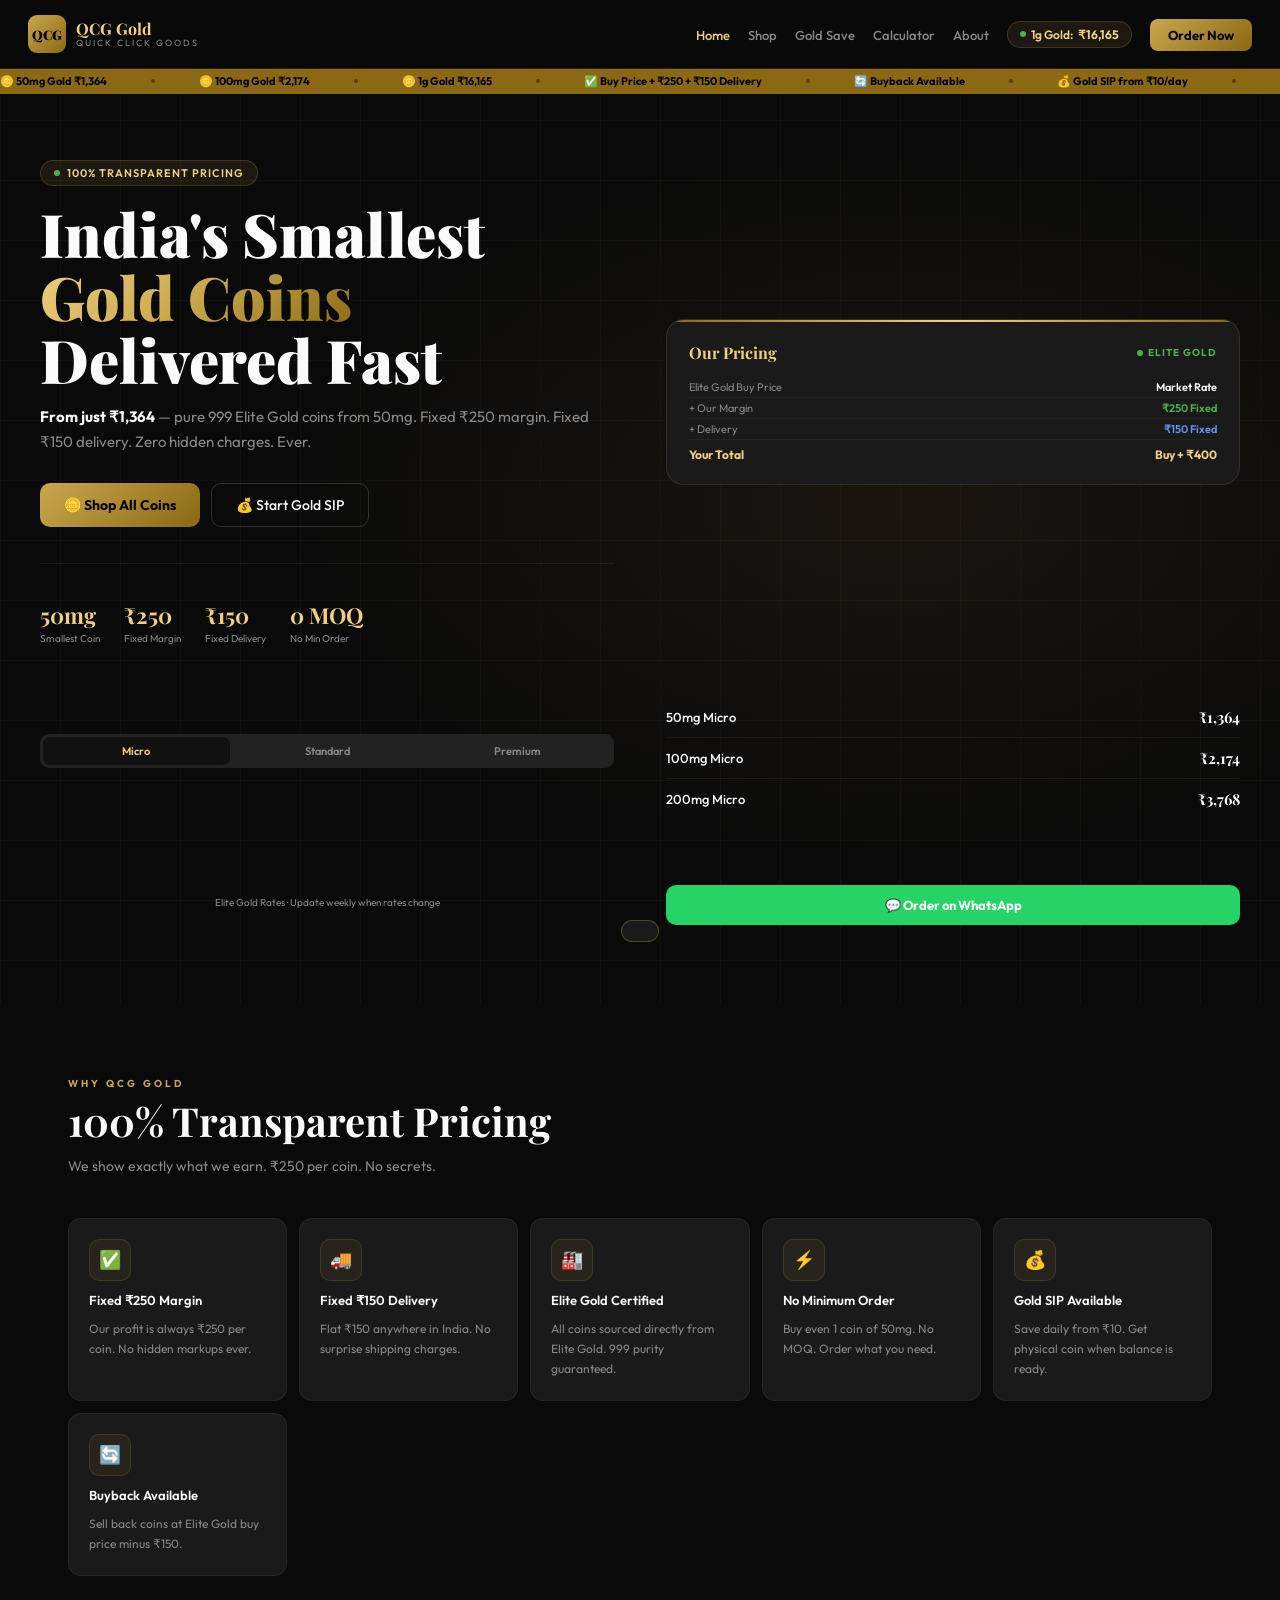
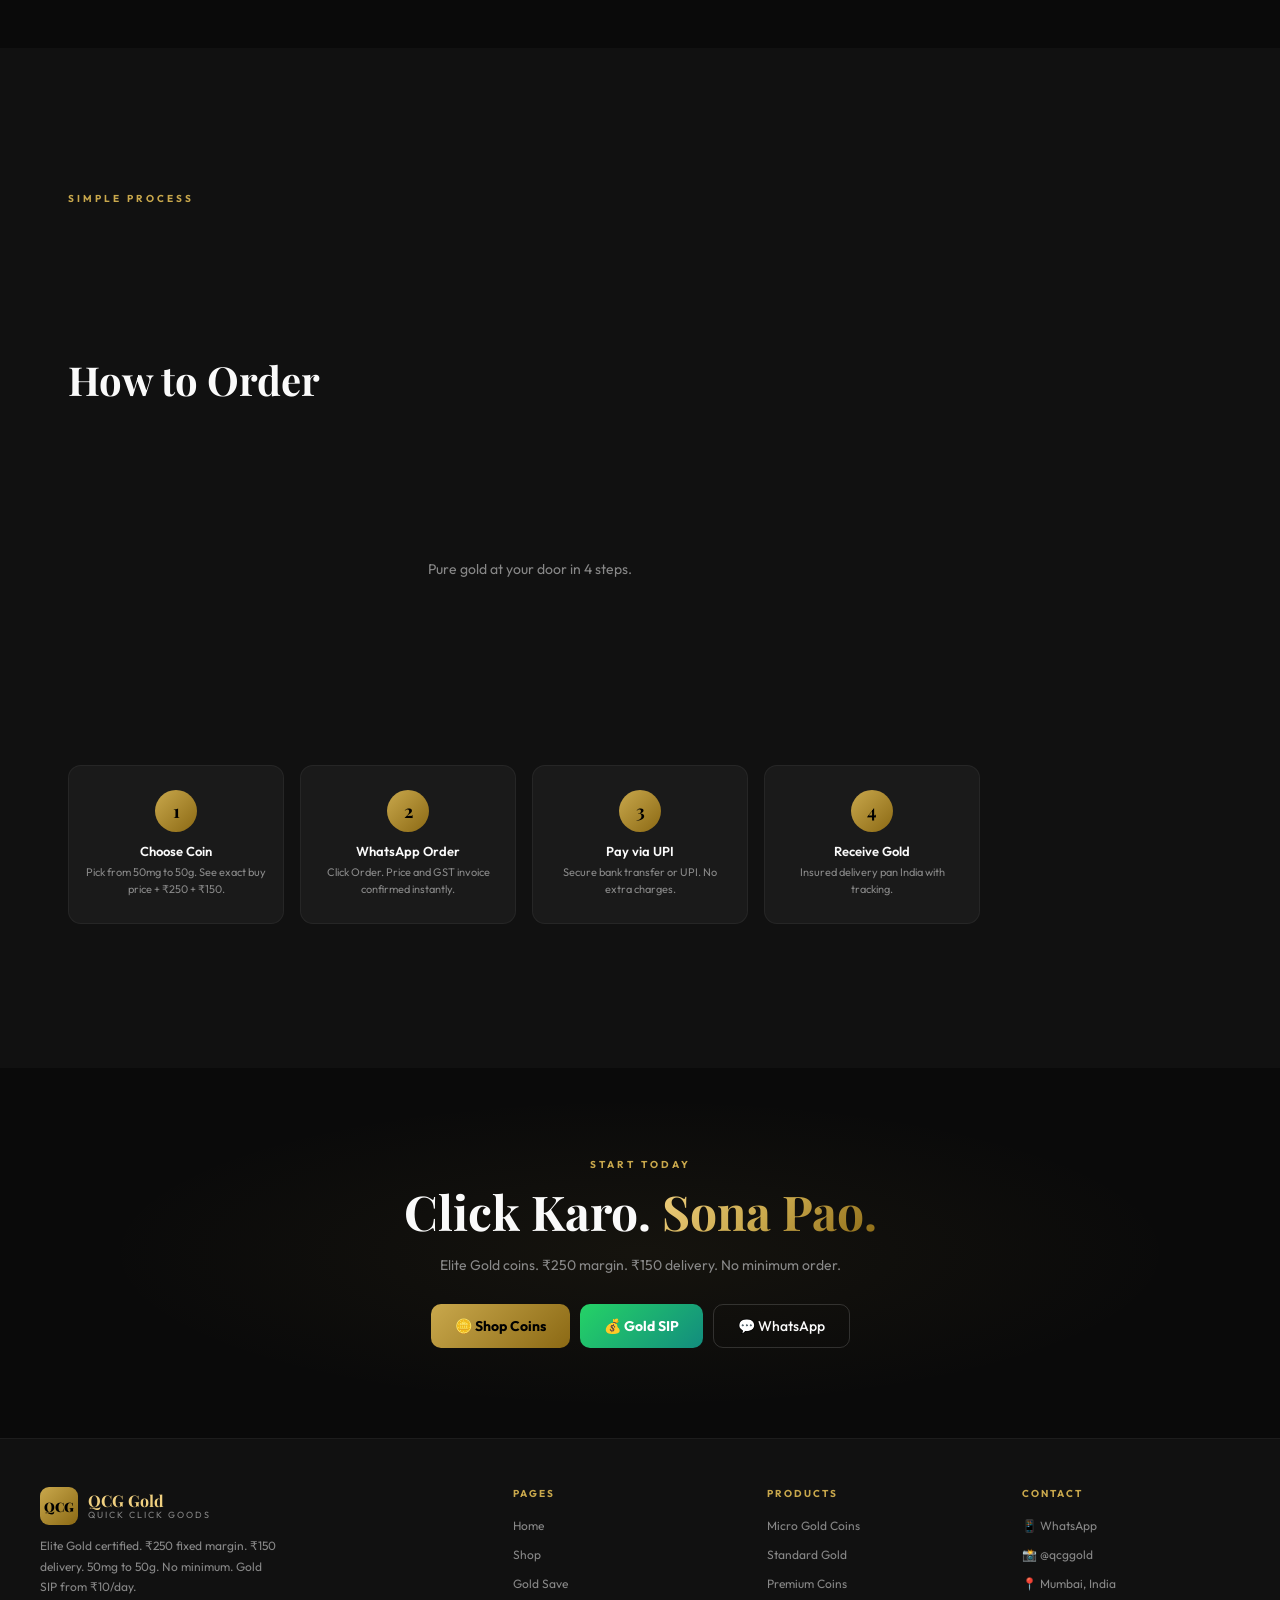
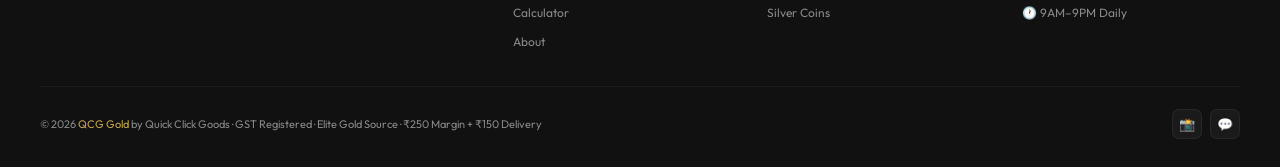
<file: index.html>
<!DOCTYPE html>
<html lang="en">
<head>
<meta charset="UTF-8">
<meta name="viewport" content="width=device-width, initial-scale=1.0">
<title>QCG Gold — Pure Gold & Silver Coins</title>
<link rel="stylesheet" href="style.css">
<link href="https://fonts.googleapis.com/css2?family=Playfair+Display:wght@400;600;700;900&family=Outfit:wght@300;400;500;600;700&display=swap" rel="stylesheet">
</head>
<body>

<!-- NAV -->
<nav id="nav">
  <a href="index.html" class="logo">
    <div class="logo-box">QCG</div>
    <div><div class="logo-name">QCG Gold</div><div class="logo-sub">Quick Click Goods</div></div>
  </a>
  <ul class="nav-links">
    <li><a href="index.html" class="active">Home</a></li>
    <li><a href="shop.html">Shop</a></li>
    <li><a href="goldsave.html">Gold Save</a></li>
    <li><a href="calculator.html">Calculator</a></li>
    <li><a href="about.html">About</a></li>
    <li><div class="rate-pill"><div class="ldot"></div>1g Gold: <strong>₹16,165</strong></div></li>
    <li><a href="https://wa.me/919999999999?text=Hi QCG Gold! I want to order." class="nav-cta" target="_blank">Order Now</a></li>
  </ul>
  <div class="hamburger" onclick="toggleNav()"><span></span><span></span><span></span></div>
</nav>

<!-- MOBILE NAV -->
<div class="mobile-nav" id="mobileNav">
  <a href="index.html">🏠 Home</a>
  <a href="shop.html">🪙 Shop Coins</a>
  <a href="goldsave.html">💰 Gold Save SIP</a>
  <a href="calculator.html">🧮 Price Calculator</a>
  <a href="about.html">ℹ️ About Us</a>
  <a href="https://wa.me/919999999999" target="_blank" style="background:#25D366;color:white;border-radius:8px;text-align:center">💬 WhatsApp Order</a>
</div>

<!-- TICKER -->
<div class="ticker">
  <div class="ticker-track">
    <div class="ti">🪙 50mg Gold ₹1,364</div><div class="ti"><span class="tdot"></span></div>
    <div class="ti">🪙 100mg Gold ₹2,174</div><div class="ti"><span class="tdot"></span></div>
    <div class="ti">🪙 1g Gold ₹16,165</div><div class="ti"><span class="tdot"></span></div>
    <div class="ti">✅ Buy Price + ₹250 + ₹150 Delivery</div><div class="ti"><span class="tdot"></span></div>
    <div class="ti">🔄 Buyback Available</div><div class="ti"><span class="tdot"></span></div>
    <div class="ti">💰 Gold SIP from ₹10/day</div><div class="ti"><span class="tdot"></span></div>
    <div class="ti">📦 50mg to 50g • No Min Order</div><div class="ti"><span class="tdot"></span></div>
    <div class="ti">🪙 50mg Gold ₹1,364</div><div class="ti"><span class="tdot"></span></div>
    <div class="ti">🪙 100mg Gold ₹2,174</div><div class="ti"><span class="tdot"></span></div>
    <div class="ti">🪙 1g Gold ₹16,165</div><div class="ti"><span class="tdot"></span></div>
    <div class="ti">✅ Buy Price + ₹250 + ₹150 Delivery</div><div class="ti"><span class="tdot"></span></div>
    <div class="ti">🔄 Buyback Available</div><div class="ti"><span class="tdot"></span></div>
    <div class="ti">💰 Gold SIP from ₹10/day</div><div class="ti"><span class="tdot"></span></div>
    <div class="ti">📦 50mg to 50g • No Min Order</div><div class="ti"><span class="tdot"></span></div>
  </div>
</div>

<!-- HERO -->
<section class="hero">
  <div class="hero-bg"></div>
  <div class="hgrid"></div>
  <div class="hero-inner">
    <div class="hero-left">
      <div class="hero-badge"><div class="ldot"></div>100% Transparent Pricing</div>
      <h1 class="hero-title">India's Smallest<br><span class="grad">Gold Coins</span><br>Delivered Fast</h1>
      <p class="hero-sub"><strong>From just ₹1,364</strong> — pure 999 Elite Gold coins from 50mg. Fixed ₹250 margin. Fixed ₹150 delivery. Zero hidden charges. Ever.</p>
      <div class="hero-btns">
        <a href="shop.html" class="btn-p">🪙 Shop All Coins</a>
        <a href="goldsave.html" class="btn-o">💰 Start Gold SIP</a>
      </div>
      <div class="hero-stats">
        <div><div class="snum">50mg</div><div class="slbl">Smallest Coin</div></div>
        <div><div class="snum">₹250</div><div class="slbl">Fixed Margin</div></div>
        <div><div class="snum">₹150</div><div class="slbl">Fixed Delivery</div></div>
        <div><div class="snum">0 MOQ</div><div class="slbl">No Min Order</div></div>
      </div>
    </div>

    <!-- PRICING CARD -->
    <div class="rcard">
      <div class="rcard-hdr">
        <span class="rcard-title">Our Pricing</span>
        <div class="lbadge"><div class="ldot"></div>Elite Gold</div>
      </div>
      
        <div class="pf-row"><span>Elite Gold Buy Price</span><span>Market Rate</span></div>
        <div class="pf-row"><span>+ Our Margin</span><span class="green-text">₹250 Fixed</span></div>
        <div class="pf-row"><span>+ Delivery</span><span class="blue-text">₹150 Fixed</span></div>
        <div class="pf-total"><span>Your Total</span><span>Buy + ₹400</span></div>
      </div>
      <div class="rtabs">
        <button class="rtab active" onclick="swTab('micro',this)">Micro</button>
        <button class="rtab" onclick="swTab('standard',this)">Standard</button>
        <button class="rtab" onclick="swTab('premium',this)">Premium</button>
      </div>
      <div id="rtab-micro">
        <div class="rrow"><div><div class="rname">50mg Micro</div></div><div style="text-align:right"><div class="rval">₹1,364</div></div></div>
        <div class="rrow"><div><div class="rname">100mg Micro</div></div><div style="text-align:right"><div class="rval">₹2,174</div></div></div>
        <div class="rrow"><div><div class="rname">200mg Micro</div></div><div style="text-align:right"><div class="rval">₹3,768</div></div></div>
      </div>
      <div id="rtab-standard" style="display:none">
        <div class="rrow"><div><div class="rname">0.5g Coin</div></div><div style="text-align:right"><div class="rval">₹8,334</div></div></div>
        <div class="rrow"><div><div class="rname">1g Coin</div></div><div style="text-align:right"><div class="rval">₹16,165</div></div></div>
        <div class="rrow"><div><div class="rname">2g Coin</div></div><div style="text-align:right"><div class="rval">₹33,071</div></div></div>
        <div class="rrow"><div><div class="rname">5g Coin</div></div><div style="text-align:right"><div class="rval">₹81,919</div></div></div>
      </div>
      <div id="rtab-premium" style="display:none">
        <div class="rrow"><div><div class="rname">0.5g Premium</div></div><div style="text-align:right"><div class="rval">₹8,555</div></div></div>
        <div class="rrow"><div><div class="rname">1g Premium</div></div><div style="text-align:right"><div class="rval">₹16,417</div></div></div>
      </div>
      <div class="rupd">Elite Gold Rates · Update weekly when rates change</div>
      <a href="https://wa.me/919999999999?text=Hi QCG Gold! I want to order." class="wa-btn" target="_blank">💬 Order on WhatsApp</a>
    </div>
  </div>
</section>

<!-- WHY US -->
<section class="sec">
  <div class="slabel">Why QCG Gold</div>
  <h2 class="stitle">100% Transparent Pricing</h2>
  <p class="ssub">We show exactly what we earn. ₹250 per coin. No secrets.</p>
  <div class="feat-grid">
    <div class="fcard"><div class="fico">✅</div><div class="ftitle">Fixed ₹250 Margin</div><div class="fdesc">Our profit is always ₹250 per coin. No hidden markups ever.</div></div>
    <div class="fcard"><div class="fico">🚚</div><div class="ftitle">Fixed ₹150 Delivery</div><div class="fdesc">Flat ₹150 anywhere in India. No surprise shipping charges.</div></div>
    <div class="fcard"><div class="fico">🏭</div><div class="ftitle">Elite Gold Certified</div><div class="fdesc">All coins sourced directly from Elite Gold. 999 purity guaranteed.</div></div>
    <div class="fcard"><div class="fico">⚡</div><div class="ftitle">No Minimum Order</div><div class="fdesc">Buy even 1 coin of 50mg. No MOQ. Order what you need.</div></div>
    <div class="fcard"><div class="fico">💰</div><div class="ftitle">Gold SIP Available</div><div class="fdesc">Save daily from ₹10. Get physical coin when balance is ready.</div></div>
    <div class="fcard"><div class="fico">🔄</div><div class="ftitle">Buyback Available</div><div class="fdesc">Sell back coins at Elite Gold buy price minus ₹150.</div></div>
  </div>
</section>

<!-- HOW IT WORKS -->
<section class="sec sec-bg">
  <div class="slabel">Simple Process</div>
  <h2 class="stitle">How to Order</h2>
  <p class="ssub">Pure gold at your door in 4 steps.</p>
  <div class="steps-grid">
    <div class="step"><div class="stepn">1</div><div class="stept">Choose Coin</div><div class="stepd">Pick from 50mg to 50g. See exact buy price + ₹250 + ₹150.</div></div>
    <div class="step"><div class="stepn">2</div><div class="stept">WhatsApp Order</div><div class="stepd">Click Order. Price and GST invoice confirmed instantly.</div></div>
    <div class="step"><div class="stepn">3</div><div class="stept">Pay via UPI</div><div class="stepd">Secure bank transfer or UPI. No extra charges.</div></div>
    <div class="step"><div class="stepn">4</div><div class="stept">Receive Gold</div><div class="stepd">Insured delivery pan India with tracking.</div></div>
  </div>
</section>

<!-- CTA -->
<section class="cta-sec">
  <div class="cta-bg"></div>
  <div class="cta-in">
    <div class="slabel" style="text-align:center">Start Today</div>
    <h2 class="cta-t">Click Karo. <span class="grad">Sona Pao.</span></h2>
    <p class="cta-s">Elite Gold coins. ₹250 margin. ₹150 delivery. No minimum order.</p>
    <div class="cta-btns">
      <a href="shop.html" class="btn-p">🪙 Shop Coins</a>
      <a href="goldsave.html" class="btn-p" style="background:linear-gradient(135deg,#25D366,#128C7E);color:#fff">💰 Gold SIP</a>
      <a href="https://wa.me/919999999999" class="btn-o" target="_blank">💬 WhatsApp</a>
    </div>
  </div>
</section>

<footer class="footer">
  <div class="footer-in">
    <div class="ftop">
      <div>
        <div class="logo"><div class="logo-box">QCG</div><div><div class="logo-name">QCG Gold</div><div class="logo-sub">Quick Click Goods</div></div></div>
        <p class="fdesc">Elite Gold certified. ₹250 fixed margin. ₹150 delivery. 50mg to 50g. No minimum. Gold SIP from ₹10/day.</p>
      </div>
      <div><div class="fhead">Pages</div><ul class="flinks"><li><a href="index.html">Home</a></li><li><a href="shop.html">Shop</a></li><li><a href="goldsave.html">Gold Save</a></li><li><a href="calculator.html">Calculator</a></li><li><a href="about.html">About</a></li></ul></div>
      <div><div class="fhead">Products</div><ul class="flinks"><li><a href="shop.html">Micro Gold Coins</a></li><li><a href="shop.html">Standard Gold</a></li><li><a href="shop.html">Premium Coins</a></li><li><a href="shop.html">Silver Coins</a></li></ul></div>
      <div><div class="fhead">Contact</div><ul class="flinks"><li><a href="https://wa.me/919999999999" target="_blank">📱 WhatsApp</a></li><li><a href="#">📸 @qcggold</a></li><li><a href="#">📍 Mumbai, India</a></li><li><a href="#">🕐 9AM–9PM Daily</a></li></ul></div>
    </div>
    <div class="fbot">
      <div class="fcopy">© 2026 <span>QCG Gold</span> by Quick Click Goods · GST Registered · Elite Gold Source · ₹250 Margin + ₹150 Delivery</div>
      <div class="fsocial"><a href="#" class="slink">📸</a><a href="#" class="slink">💬</a></div>
    </div>
  </div>
</footer>

<div class="toast" id="toast"></div>
<script src="main.js"></script>
</body>
</html>
</file>
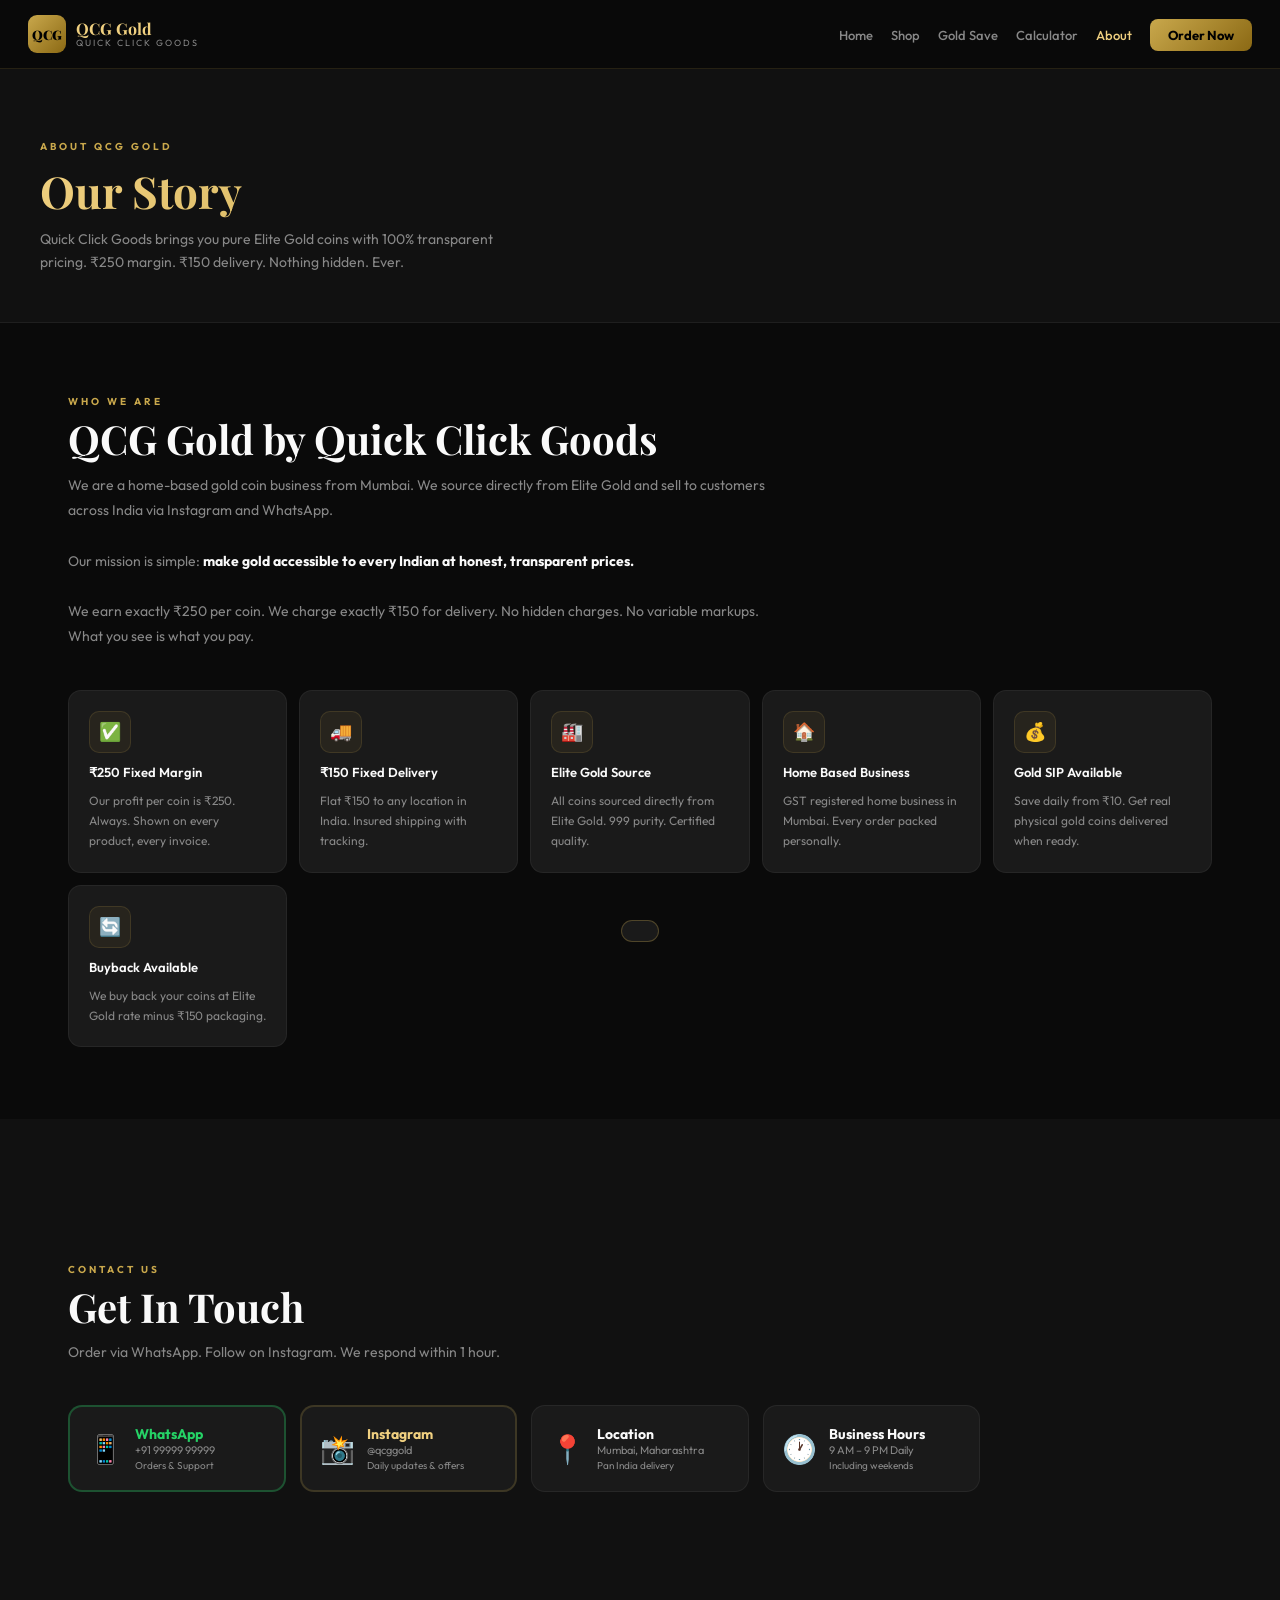
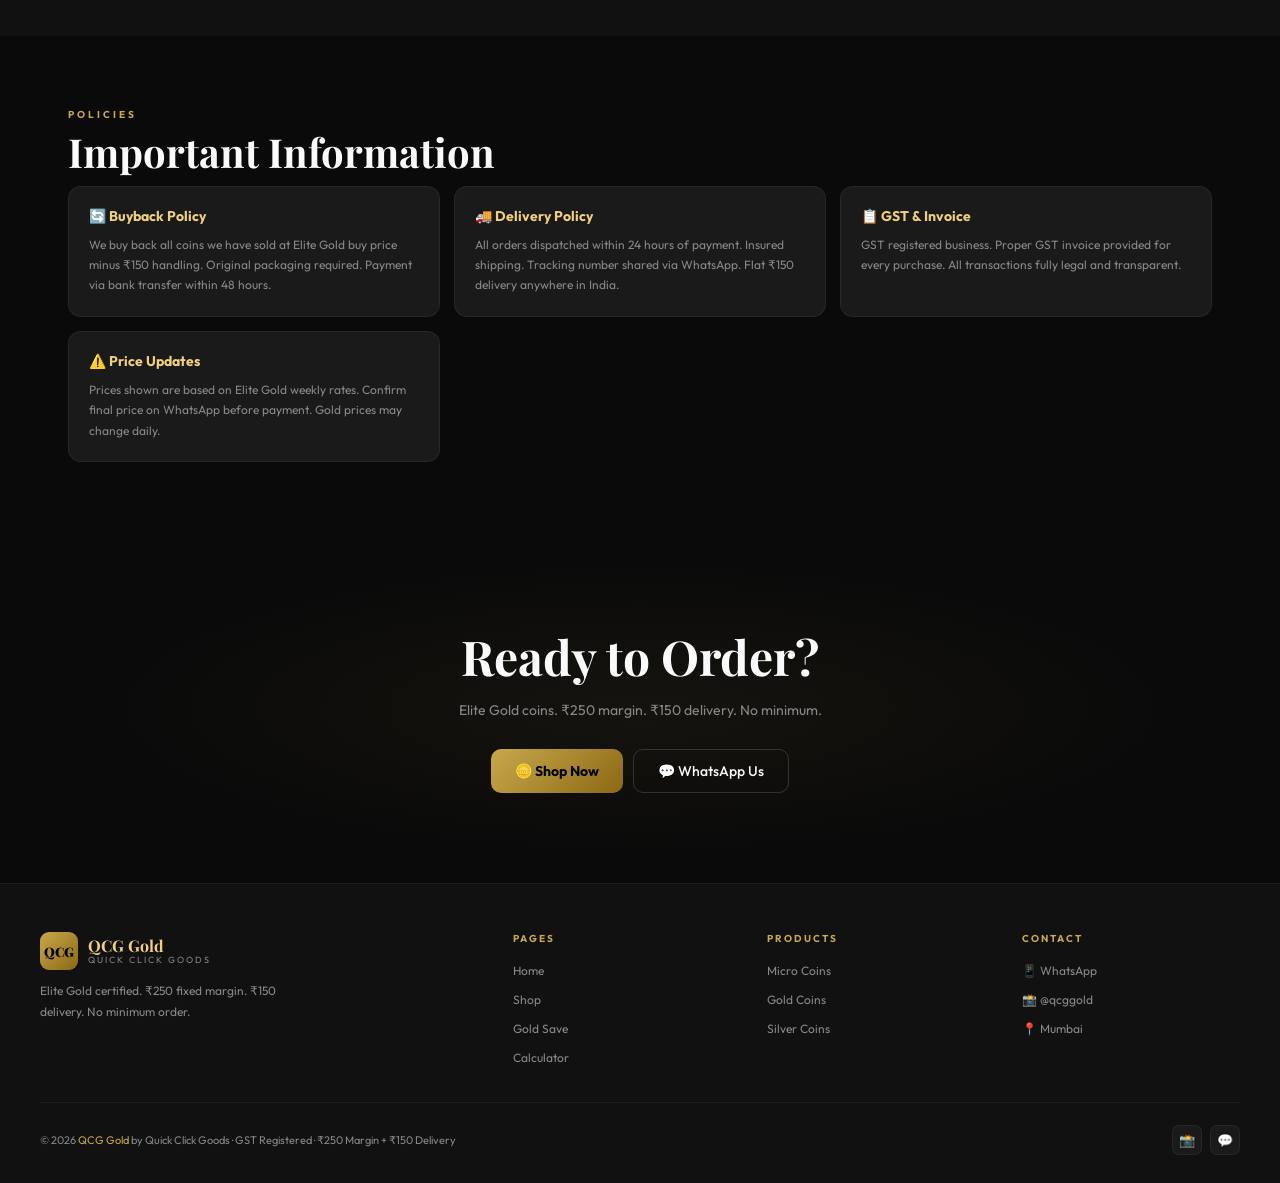
<file: about.html>
<!DOCTYPE html>
<html lang="en">
<head>
<meta charset="UTF-8">
<meta name="viewport" content="width=device-width, initial-scale=1.0">
<title>About — QCG Gold</title>
<link rel="stylesheet" href="style.css">
<link href="https://fonts.googleapis.com/css2?family=Playfair+Display:wght@400;600;700;900&family=Outfit:wght@300;400;500;600;700&display=swap" rel="stylesheet">
</head>
<body>
<nav id="nav">
  <a href="index.html" class="logo"><div class="logo-box">QCG</div><div><div class="logo-name">QCG Gold</div><div class="logo-sub">Quick Click Goods</div></div></a>
  <ul class="nav-links">
    <li><a href="index.html">Home</a></li><li><a href="shop.html">Shop</a></li><li><a href="goldsave.html">Gold Save</a></li>
    <li><a href="calculator.html">Calculator</a></li><li><a href="about.html" class="active">About</a></li>
    <li><a href="https://wa.me/919999999999" class="nav-cta" target="_blank">Order Now</a></li>
  </ul>
  <div class="hamburger" onclick="toggleNav()"><span></span><span></span><span></span></div>
</nav>
<div class="mobile-nav" id="mobileNav">
  <a href="index.html">🏠 Home</a><a href="shop.html">🪙 Shop</a><a href="goldsave.html">💰 Gold Save</a><a href="calculator.html">🧮 Calculator</a><a href="about.html">ℹ️ About</a>
</div>

<div class="page-header">
  <div class="page-header-inner">
    <div class="slabel">About QCG Gold</div>
    <h1 class="grad">Our Story</h1>
    <p>Quick Click Goods brings you pure Elite Gold coins with 100% transparent pricing. ₹250 margin. ₹150 delivery. Nothing hidden. Ever.</p>
  </div>
</div>

<section class="sec">
  <div class="slabel">Who We Are</div>
  <h2 class="stitle">QCG Gold by Quick Click Goods</h2>
  <p style="font-size:14px;color:var(--muted);line-height:1.8;max-width:700px;margin-bottom:40px">
    We are a home-based gold coin business from Mumbai. We source directly from Elite Gold and sell to customers across India via Instagram and WhatsApp.<br><br>
    Our mission is simple: <strong style="color:var(--white)">make gold accessible to every Indian at honest, transparent prices.</strong><br><br>
    We earn exactly ₹250 per coin. We charge exactly ₹150 for delivery. No hidden charges. No variable markups. What you see is what you pay.
  </p>

  <div class="feat-grid">
    <div class="fcard"><div class="fico">✅</div><div class="ftitle">₹250 Fixed Margin</div><div class="fdesc">Our profit per coin is ₹250. Always. Shown on every product, every invoice.</div></div>
    <div class="fcard"><div class="fico">🚚</div><div class="ftitle">₹150 Fixed Delivery</div><div class="fdesc">Flat ₹150 to any location in India. Insured shipping with tracking.</div></div>
    <div class="fcard"><div class="fico">🏭</div><div class="ftitle">Elite Gold Source</div><div class="fdesc">All coins sourced directly from Elite Gold. 999 purity. Certified quality.</div></div>
    <div class="fcard"><div class="fico">🏠</div><div class="ftitle">Home Based Business</div><div class="fdesc">GST registered home business in Mumbai. Every order packed personally.</div></div>
    <div class="fcard"><div class="fico">💰</div><div class="ftitle">Gold SIP Available</div><div class="fdesc">Save daily from ₹10. Get real physical gold coins delivered when ready.</div></div>
    <div class="fcard"><div class="fico">🔄</div><div class="ftitle">Buyback Available</div><div class="fdesc">We buy back your coins at Elite Gold rate minus ₹150 packaging.</div></div>
  </div>
</section>

<section class="sec" style="background:var(--dark);max-width:100%;padding-left:0;padding-right:0">
  <div style="max-width:1200px;margin:0 auto;padding:72px 28px">
    <div class="slabel">Contact Us</div>
    <h2 class="stitle">Get In Touch</h2>
    <p class="ssub">Order via WhatsApp. Follow on Instagram. We respond within 1 hour.</p>
    <div style="display:grid;grid-template-columns:repeat(auto-fill,minmax(200px,1fr));gap:14px">
      <a href="https://wa.me/919999999999" target="_blank" style="display:flex;align-items:center;gap:12px;padding:18px;background:var(--dark2);border:2px solid rgba(37,211,102,.3);border-radius:14px;text-decoration:none;color:var(--white);transition:all .2s" onmouseover="this.style.transform='translateY(-2px)'" onmouseout="this.style.transform='translateY(0)'">
        <span style="font-size:28px">📱</span>
        <div><div style="font-weight:700;font-size:14px;color:#25D366">WhatsApp</div><div style="font-size:11px;color:var(--muted)">+91 99999 99999</div><div style="font-size:10px;color:var(--muted);margin-top:2px">Orders & Support</div></div>
      </a>
      <a href="#" style="display:flex;align-items:center;gap:12px;padding:18px;background:var(--dark2);border:2px solid rgba(201,168,76,.2);border-radius:14px;text-decoration:none;color:var(--white);transition:all .2s" onmouseover="this.style.transform='translateY(-2px)'" onmouseout="this.style.transform='translateY(0)'">
        <span style="font-size:28px">📸</span>
        <div><div style="font-weight:700;font-size:14px;color:var(--gold-l)">Instagram</div><div style="font-size:11px;color:var(--muted)">@qcggold</div><div style="font-size:10px;color:var(--muted);margin-top:2px">Daily updates & offers</div></div>
      </a>
      <div style="display:flex;align-items:center;gap:12px;padding:18px;background:var(--dark2);border:1px solid rgba(255,255,255,.06);border-radius:14px">
        <span style="font-size:28px">📍</span>
        <div><div style="font-weight:700;font-size:14px">Location</div><div style="font-size:11px;color:var(--muted)">Mumbai, Maharashtra</div><div style="font-size:10px;color:var(--muted);margin-top:2px">Pan India delivery</div></div>
      </div>
      <div style="display:flex;align-items:center;gap:12px;padding:18px;background:var(--dark2);border:1px solid rgba(255,255,255,.06);border-radius:14px">
        <span style="font-size:28px">🕐</span>
        <div><div style="font-weight:700;font-size:14px">Business Hours</div><div style="font-size:11px;color:var(--muted)">9 AM – 9 PM Daily</div><div style="font-size:10px;color:var(--muted);margin-top:2px">Including weekends</div></div>
      </div>
    </div>
  </div>
</section>

<section class="sec">
  <div class="slabel">Policies</div>
  <h2 class="stitle">Important Information</h2>
  <div style="display:grid;grid-template-columns:repeat(auto-fill,minmax(300px,1fr));gap:14px">
    <div style="background:var(--dark2);border:1px solid rgba(255,255,255,.06);border-radius:13px;padding:20px">
      <div style="font-size:14px;font-weight:700;margin-bottom:10px;color:var(--gold-l)">🔄 Buyback Policy</div>
      <div style="font-size:12px;color:var(--muted);line-height:1.7">We buy back all coins we have sold at Elite Gold buy price minus ₹150 handling. Original packaging required. Payment via bank transfer within 48 hours.</div>
    </div>
    <div style="background:var(--dark2);border:1px solid rgba(255,255,255,.06);border-radius:13px;padding:20px">
      <div style="font-size:14px;font-weight:700;margin-bottom:10px;color:var(--gold-l)">🚚 Delivery Policy</div>
      <div style="font-size:12px;color:var(--muted);line-height:1.7">All orders dispatched within 24 hours of payment. Insured shipping. Tracking number shared via WhatsApp. Flat ₹150 delivery anywhere in India.</div>
    </div>
    <div style="background:var(--dark2);border:1px solid rgba(255,255,255,.06);border-radius:13px;padding:20px">
      <div style="font-size:14px;font-weight:700;margin-bottom:10px;color:var(--gold-l)">📋 GST & Invoice</div>
      <div style="font-size:12px;color:var(--muted);line-height:1.7">GST registered business. Proper GST invoice provided for every purchase. All transactions fully legal and transparent.</div>
    </div>
    <div style="background:var(--dark2);border:1px solid rgba(255,255,255,.06);border-radius:13px;padding:20px">
      <div style="font-size:14px;font-weight:700;margin-bottom:10px;color:var(--gold-l)">⚠️ Price Updates</div>
      <div style="font-size:12px;color:var(--muted);line-height:1.7">Prices shown are based on Elite Gold weekly rates. Confirm final price on WhatsApp before payment. Gold prices may change daily.</div>
    </div>
  </div>
</section>

<section class="cta-sec">
  <div class="cta-bg"></div>
  <div class="cta-in">
    <h2 class="cta-t">Ready to Order?</h2>
    <p class="cta-s">Elite Gold coins. ₹250 margin. ₹150 delivery. No minimum.</p>
    <div class="cta-btns">
      <a href="shop.html" class="btn-p">🪙 Shop Now</a>
      <a href="https://wa.me/919999999999" class="btn-o" target="_blank">💬 WhatsApp Us</a>
    </div>
  </div>
</section>

<footer class="footer">
  <div class="footer-in">
    <div class="ftop">
      <div><div class="logo"><div class="logo-box">QCG</div><div><div class="logo-name">QCG Gold</div><div class="logo-sub">Quick Click Goods</div></div></div><p class="fdesc">Elite Gold certified. ₹250 fixed margin. ₹150 delivery. No minimum order.</p></div>
      <div><div class="fhead">Pages</div><ul class="flinks"><li><a href="index.html">Home</a></li><li><a href="shop.html">Shop</a></li><li><a href="goldsave.html">Gold Save</a></li><li><a href="calculator.html">Calculator</a></li></ul></div>
      <div><div class="fhead">Products</div><ul class="flinks"><li><a href="shop.html">Micro Coins</a></li><li><a href="shop.html">Gold Coins</a></li><li><a href="shop.html">Silver Coins</a></li></ul></div>
      <div><div class="fhead">Contact</div><ul class="flinks"><li><a href="https://wa.me/919999999999" target="_blank">📱 WhatsApp</a></li><li><a href="#">📸 @qcggold</a></li><li><a href="#">📍 Mumbai</a></li></ul></div>
    </div>
    <div class="fbot"><div class="fcopy">© 2026 <span>QCG Gold</span> by Quick Click Goods · GST Registered · ₹250 Margin + ₹150 Delivery</div><div class="fsocial"><a href="#" class="slink">📸</a><a href="#" class="slink">💬</a></div></div>
  </div>
</footer>
<div class="toast" id="toast"></div>
<script src="prices.js"></script>
<script src="main.js"></script>
</body>
</html>
</file>
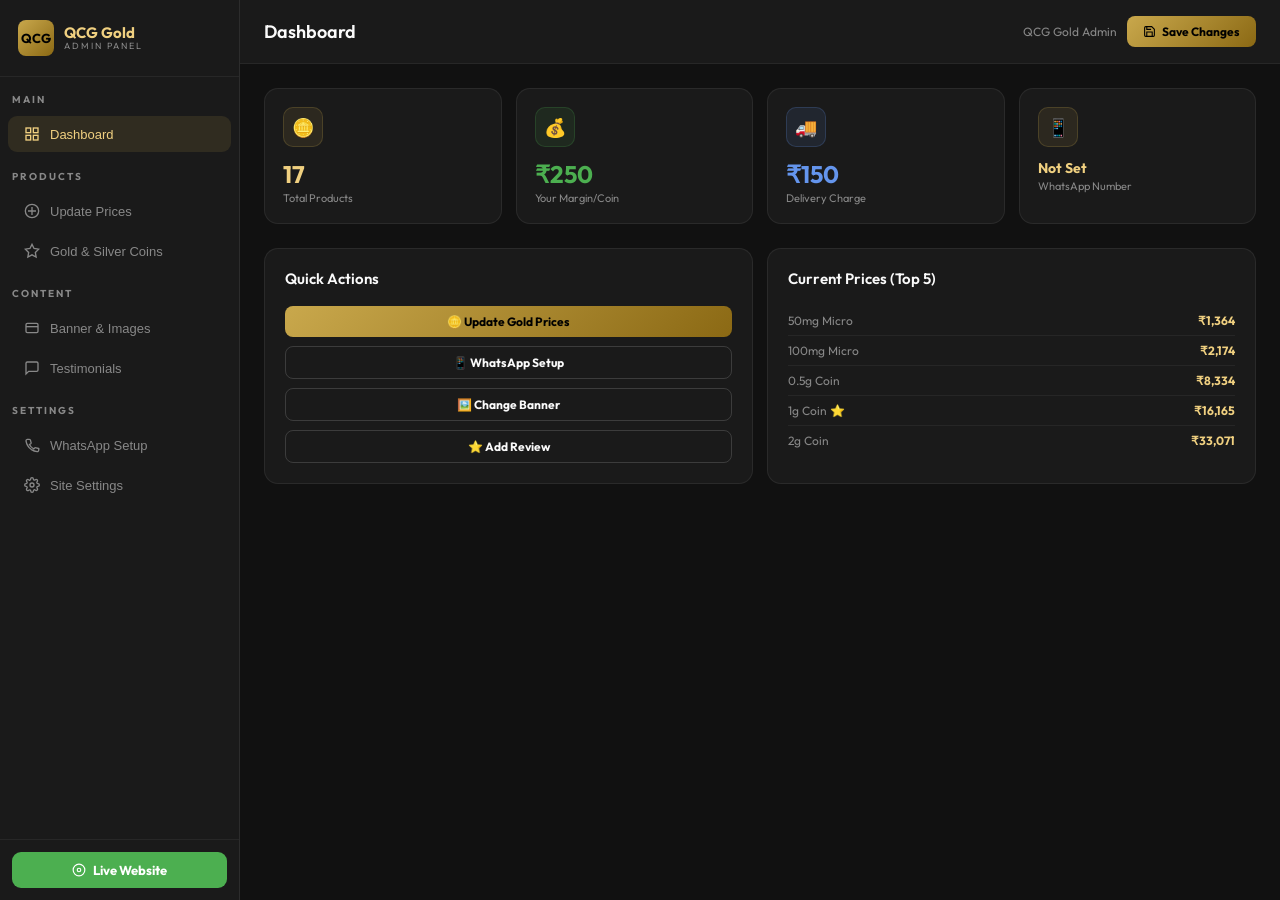
<file: admin.html>
<!DOCTYPE html>
<html lang="en">
<head>
<meta charset="UTF-8">
<meta name="viewport" content="width=device-width, initial-scale=1.0">
<title>QCG Gold Admin Panel</title>
<link href="https://fonts.googleapis.com/css2?family=Outfit:wght@300;400;500;600;700&display=swap" rel="stylesheet">
<style>
:root{
  --gold:#C9A84C;--gold-l:#F0D080;--gold-d:#8B6914;
  --black:#0A0A0A;--dark:#111;--dark2:#1A1A1A;--dark3:#222;
  --white:#FAFAFA;--muted:#888;--green:#4CAF50;--red:#F44336;--blue:#6495ED;
}
*{margin:0;padding:0;box-sizing:border-box}
html,body{height:100%;font-family:'Outfit',sans-serif;background:var(--dark);color:var(--white);overflow:hidden}
.layout{display:flex;height:100vh}

/* SIDEBAR */
.sidebar{width:240px;min-width:240px;background:var(--dark2);border-right:1px solid rgba(255,255,255,.08);display:flex;flex-direction:column;overflow-y:auto}
.sidebar-logo{padding:20px 18px;border-bottom:1px solid rgba(255,255,255,.06);display:flex;align-items:center;gap:10px}
.logo-box{width:36px;height:36px;border-radius:8px;background:linear-gradient(135deg,var(--gold),var(--gold-d));display:flex;align-items:center;justify-content:center;font-weight:700;font-size:13px;color:#000;flex-shrink:0}
.logo-name{font-size:15px;font-weight:700;color:var(--gold-l);line-height:1}
.logo-sub{font-size:9px;color:var(--muted);letter-spacing:2px;text-transform:uppercase}
.sidebar-section{padding:16px 12px 8px;font-size:10px;font-weight:700;letter-spacing:2px;text-transform:uppercase;color:var(--muted)}
.nav-item{display:flex;align-items:center;gap:10px;padding:10px 16px;border-radius:9px;margin:2px 8px;cursor:pointer;font-size:13px;font-weight:500;color:var(--muted);transition:all .2s;border:none;background:transparent;width:calc(100% - 16px);text-align:left}
.nav-item:hover{background:rgba(255,255,255,.05);color:var(--white)}
.nav-item.active{background:rgba(201,168,76,.12);color:var(--gold-l)}
.nav-item svg{width:16px;height:16px;flex-shrink:0}
.sidebar-bottom{margin-top:auto;padding:12px;border-top:1px solid rgba(255,255,255,.06)}
.live-btn{display:flex;align-items:center;justify-content:center;gap:7px;width:100%;padding:10px;border-radius:9px;background:var(--green);color:#fff;font-size:13px;font-weight:700;border:none;cursor:pointer;font-family:'Outfit',sans-serif;text-decoration:none;transition:all .2s}
.live-btn:hover{background:#3d8b40;transform:translateY(-1px)}

/* MAIN */
.main{flex:1;display:flex;flex-direction:column;overflow:hidden}
.topbar{padding:16px 24px;border-bottom:1px solid rgba(255,255,255,.06);display:flex;align-items:center;justify-content:space-between;background:var(--dark2);flex-shrink:0}
.page-title{font-size:18px;font-weight:600}
.topbar-actions{display:flex;align-items:center;gap:10px}
.btn{padding:8px 16px;border-radius:8px;font-size:12px;font-weight:700;cursor:pointer;border:none;font-family:'Outfit',sans-serif;transition:all .2s;display:flex;align-items:center;gap:6px}
.btn-gold{background:linear-gradient(135deg,var(--gold),var(--gold-d));color:#000}
.btn-gold:hover{transform:translateY(-1px);box-shadow:0 4px 16px rgba(201,168,76,.3)}
.btn-outline{background:transparent;color:var(--white);border:1px solid rgba(255,255,255,.15)}
.btn-outline:hover{border-color:var(--gold);color:var(--gold-l)}
.btn-green{background:var(--green);color:#fff}
.btn-red{background:var(--red);color:#fff}
.btn-sm{padding:6px 12px;font-size:11px}

.content{flex:1;overflow-y:auto;padding:24px}

/* PAGES */
.page{display:none}
.page.active{display:block}

/* STATS GRID */
.stats-grid{display:grid;grid-template-columns:repeat(4,1fr);gap:14px;margin-bottom:24px}
.stat-card{background:var(--dark2);border:1px solid rgba(255,255,255,.07);border-radius:14px;padding:18px}
.stat-icon{width:40px;height:40px;border-radius:10px;display:flex;align-items:center;justify-content:center;font-size:18px;margin-bottom:12px}
.stat-val{font-size:24px;font-weight:700;margin-bottom:2px}
.stat-lbl{font-size:11px;color:var(--muted)}
.stat-gold .stat-icon{background:rgba(201,168,76,.1);border:1px solid rgba(201,168,76,.2)}
.stat-green .stat-icon{background:rgba(76,175,80,.1);border:1px solid rgba(76,175,80,.2)}
.stat-blue .stat-icon{background:rgba(100,149,237,.1);border:1px solid rgba(100,149,237,.2)}
.stat-red .stat-icon{background:rgba(244,67,54,.1);border:1px solid rgba(244,67,54,.2)}
.stat-gold .stat-val{color:var(--gold-l)}
.stat-green .stat-val{color:var(--green)}
.stat-blue .stat-val{color:var(--blue)}

/* CARDS */
.card{background:var(--dark2);border:1px solid rgba(255,255,255,.07);border-radius:14px;padding:20px;margin-bottom:18px}
.card-header{display:flex;align-items:center;justify-content:space-between;margin-bottom:18px}
.card-title{font-size:15px;font-weight:600}

/* FORMULA BANNER */
.formula-banner{display:flex;align-items:center;gap:10px;padding:14px 18px;background:rgba(201,168,76,.06);border:1px solid rgba(201,168,76,.15);border-radius:11px;margin-bottom:20px;flex-wrap:wrap}
.ftag{padding:5px 12px;border-radius:7px;font-size:12px;font-weight:700}
.ft-buy{background:rgba(255,255,255,.08);color:var(--white)}
.ft-margin{background:rgba(76,175,80,.12);color:var(--green)}
.ft-del{background:rgba(100,149,237,.12);color:var(--blue)}
.ft-result{background:rgba(201,168,76,.15);color:var(--gold-l)}
.ft-plus{color:var(--gold-l);font-weight:700}

/* PRICE TABLE */
.price-table{width:100%;border-collapse:collapse}
.price-table th{padding:10px 14px;text-align:left;font-size:10px;font-weight:700;letter-spacing:2px;text-transform:uppercase;color:var(--muted);border-bottom:1px solid rgba(255,255,255,.06)}
.price-table td{padding:12px 14px;border-bottom:1px solid rgba(255,255,255,.04);font-size:13px;vertical-align:middle}
.price-table tr:last-child td{border-bottom:none}
.price-table tr:hover td{background:rgba(255,255,255,.02)}
.buy-inp{background:var(--dark3);border:1px solid rgba(255,255,255,.1);border-radius:7px;color:var(--white);font-size:13px;font-family:'Outfit',sans-serif;padding:6px 10px;width:110px;outline:none}
.buy-inp:focus{border-color:var(--gold)}
.sell-price{font-family:'Outfit',serif;font-size:14px;font-weight:700;color:var(--gold-l)}
.profit-badge{background:rgba(76,175,80,.1);border:1px solid rgba(76,175,80,.2);color:var(--green);padding:3px 9px;border-radius:6px;font-size:11px;font-weight:700}
.type-badge{padding:3px 9px;border-radius:6px;font-size:10px;font-weight:700;text-transform:uppercase;letter-spacing:1px}
.tb-micro{background:rgba(156,39,176,.1);color:#CE93D8;border:1px solid rgba(156,39,176,.2)}
.tb-gold{background:rgba(201,168,76,.1);color:var(--gold-l);border:1px solid rgba(201,168,76,.2)}
.tb-premium{background:rgba(100,149,237,.1);color:var(--blue);border:1px solid rgba(100,149,237,.2)}
.tb-silver{background:rgba(168,169,173,.1);color:#D4D5D9;border:1px solid rgba(168,169,173,.2)}

/* SETTINGS FORM */
.form-grid{display:grid;grid-template-columns:1fr 1fr;gap:16px}
.form-group{display:flex;flex-direction:column;gap:6px}
.form-group label{font-size:11px;font-weight:700;letter-spacing:1px;text-transform:uppercase;color:var(--muted)}
.form-input,.form-select,.form-textarea{background:var(--dark3);border:1px solid rgba(255,255,255,.1);border-radius:9px;color:var(--white);font-size:13px;font-family:'Outfit',sans-serif;padding:10px 12px;outline:none;transition:border-color .2s;width:100%}
.form-input:focus,.form-select:focus,.form-textarea:focus{border-color:var(--gold)}
.form-select option{background:var(--dark3)}
.form-textarea{height:90px;resize:vertical}
.form-hint{font-size:11px;color:var(--muted);margin-top:2px}
.section-divider{height:1px;background:rgba(255,255,255,.06);margin:20px 0}
.section-label{font-size:12px;font-weight:700;letter-spacing:2px;text-transform:uppercase;color:var(--gold);margin-bottom:14px}

/* BANNER MANAGER */
.banner-grid{display:grid;grid-template-columns:1fr 1fr;gap:14px}
.banner-card{background:var(--dark3);border:1px solid rgba(255,255,255,.06);border-radius:11px;overflow:hidden}
.banner-preview{height:100px;background:linear-gradient(135deg,rgba(201,168,76,.15),rgba(201,168,76,.05));display:flex;align-items:center;justify-content:center;font-size:13px;color:var(--muted);position:relative}
.banner-active-badge{position:absolute;top:8px;right:8px;background:var(--green);color:#fff;padding:2px 8px;border-radius:5px;font-size:10px;font-weight:700}
.banner-body{padding:12px}
.banner-name{font-size:13px;font-weight:600;margin-bottom:6px}
.banner-actions{display:flex;gap:7px}

/* TOGGLE */
.toggle{position:relative;display:inline-block;width:42px;height:24px}
.toggle input{opacity:0;width:0;height:0}
.toggle-slider{position:absolute;cursor:pointer;inset:0;background:var(--dark3);border-radius:12px;transition:.3s;border:1px solid rgba(255,255,255,.1)}
.toggle-slider:before{content:'';position:absolute;height:18px;width:18px;left:2px;bottom:2px;background:var(--muted);border-radius:50%;transition:.3s}
.toggle input:checked + .toggle-slider{background:rgba(76,175,80,.2);border-color:var(--green)}
.toggle input:checked + .toggle-slider:before{transform:translateX(18px);background:var(--green)}

/* TESTIMONIALS */
.testimonial-card{background:var(--dark3);border:1px solid rgba(255,255,255,.06);border-radius:11px;padding:14px;margin-bottom:10px}
.test-header{display:flex;align-items:center;justify-content:space-between;margin-bottom:10px}
.test-author{display:flex;align-items:center;gap:9px}
.test-avatar{width:32px;height:32px;border-radius:50%;background:linear-gradient(135deg,var(--gold),var(--gold-d));display:flex;align-items:center;justify-content:center;font-weight:700;font-size:12px;color:#000}
.test-name{font-size:13px;font-weight:600}
.test-loc{font-size:10px;color:var(--muted)}
.test-text{font-size:12px;color:var(--muted);line-height:1.6;font-style:italic}
.stars{color:var(--gold);font-size:12px;letter-spacing:2px;margin-bottom:6px}

/* TOAST */
.toast{position:fixed;bottom:20px;right:20px;background:var(--dark2);border:1px solid rgba(201,168,76,.3);color:var(--white);padding:12px 20px;border-radius:10px;font-size:13px;z-index:9999;transform:translateY(80px);transition:transform .3s;display:flex;align-items:center;gap:8px}
.toast.show{transform:translateY(0)}
.toast.success{border-color:rgba(76,175,80,.4)}

/* MODAL */
.modal-bg{display:none;position:fixed;inset:0;background:rgba(0,0,0,.7);z-index:1000;align-items:center;justify-content:center;backdrop-filter:blur(4px)}
.modal-bg.open{display:flex}
.modal{background:var(--dark2);border:1px solid rgba(255,255,255,.1);border-radius:16px;padding:28px;width:90%;max-width:480px;position:relative}
.modal-title{font-size:17px;font-weight:700;margin-bottom:18px;color:var(--gold-l)}
.modal-close{position:absolute;top:14px;right:14px;background:rgba(255,255,255,.05);border:none;color:var(--muted);width:28px;height:28px;border-radius:50%;cursor:pointer;font-size:14px;display:flex;align-items:center;justify-content:center}
.modal-close:hover{background:rgba(255,255,255,.1);color:var(--white)}

/* WHATSAPP SETUP */
.wa-preview{background:var(--dark3);border-radius:11px;padding:16px;margin-top:14px}
.wa-preview-msg{background:rgba(37,211,102,.1);border:1px solid rgba(37,211,102,.2);border-radius:9px;padding:12px;font-size:12px;color:var(--muted);line-height:1.7;white-space:pre-wrap}
.wa-number-display{font-size:22px;font-weight:700;color:var(--green);text-align:center;padding:16px;background:rgba(76,175,80,.08);border-radius:10px;border:1px solid rgba(76,175,80,.2);margin-bottom:14px}

/* SCROLLBAR */
::-webkit-scrollbar{width:4px}
::-webkit-scrollbar-thumb{background:var(--dark3);border-radius:2px}

/* RESPONSIVE */
@media(max-width:768px){
  .sidebar{width:60px;min-width:60px}
  .logo-name,.logo-sub,.nav-item span,.sidebar-section{display:none}
  .nav-item{justify-content:center;padding:10px}
  .stats-grid{grid-template-columns:1fr 1fr}
  .form-grid{grid-template-columns:1fr}
  .banner-grid{grid-template-columns:1fr}
}
</style>
</head>
<body>
<div class="layout">

<!-- SIDEBAR -->
<div class="sidebar">
  <div class="sidebar-logo">
    <div class="logo-box">QCG</div>
    <div>
      <div class="logo-name">QCG Gold</div>
      <div class="logo-sub">Admin Panel</div>
    </div>
  </div>

  <div class="sidebar-section">Main</div>
  <button class="nav-item active" onclick="showPage('dashboard',this)">
    <svg viewBox="0 0 24 24" fill="none" stroke="currentColor" stroke-width="2"><rect x="3" y="3" width="7" height="7"/><rect x="14" y="3" width="7" height="7"/><rect x="3" y="14" width="7" height="7"/><rect x="14" y="14" width="7" height="7"/></svg>
    <span>Dashboard</span>
  </button>

  <div class="sidebar-section">Products</div>
  <button class="nav-item" onclick="showPage('prices',this)">
    <svg viewBox="0 0 24 24" fill="none" stroke="currentColor" stroke-width="2"><circle cx="12" cy="12" r="10"/><path d="M12 6v12M6 12h12"/></svg>
    <span>Update Prices</span>
  </button>
  <button class="nav-item" onclick="showPage('products',this)">
    <svg viewBox="0 0 24 24" fill="none" stroke="currentColor" stroke-width="2"><path d="M12 2l3.09 6.26L22 9.27l-5 4.87 1.18 6.88L12 17.77l-6.18 3.25L7 14.14 2 9.27l6.91-1.01z"/></svg>
    <span>Gold & Silver Coins</span>
  </button>

  <div class="sidebar-section">Content</div>
  <button class="nav-item" onclick="showPage('banner',this)">
    <svg viewBox="0 0 24 24" fill="none" stroke="currentColor" stroke-width="2"><rect x="3" y="5" width="18" height="14" rx="2"/><path d="M3 10h18"/></svg>
    <span>Banner & Images</span>
  </button>
  <button class="nav-item" onclick="showPage('testimonials',this)">
    <svg viewBox="0 0 24 24" fill="none" stroke="currentColor" stroke-width="2"><path d="M21 15a2 2 0 01-2 2H7l-4 4V5a2 2 0 012-2h14a2 2 0 012 2z"/></svg>
    <span>Testimonials</span>
  </button>

  <div class="sidebar-section">Settings</div>
  <button class="nav-item" onclick="showPage('whatsapp',this)">
    <svg viewBox="0 0 24 24" fill="none" stroke="currentColor" stroke-width="2"><path d="M22 16.92v3a2 2 0 01-2.18 2 19.79 19.79 0 01-8.63-3.07A19.5 19.5 0 013 5.69C2.99 4.6 3.8 3.64 4.87 3.5H7.88a2 2 0 012 1.72c.127.96.361 1.903.7 2.81a2 2 0 01-.45 2.11L8.09 11.3a16 16 0 006.61 6.61l1.27-1.27a2 2 0 012.11-.45c.907.339 1.85.573 2.81.7a2 2 0 011.72 2z"/></svg>
    <span>WhatsApp Setup</span>
  </button>
  <button class="nav-item" onclick="showPage('settings',this)">
    <svg viewBox="0 0 24 24" fill="none" stroke="currentColor" stroke-width="2"><circle cx="12" cy="12" r="3"/><path d="M19.4 15a1.65 1.65 0 00.33 1.82l.06.06a2 2 0 010 2.83 2 2 0 01-2.83 0l-.06-.06a1.65 1.65 0 00-1.82-.33 1.65 1.65 0 00-1 1.51V21a2 2 0 01-2 2 2 2 0 01-2-2v-.09A1.65 1.65 0 009 19.4a1.65 1.65 0 00-1.82.33l-.06.06a2 2 0 01-2.83 0 2 2 0 010-2.83l.06-.06A1.65 1.65 0 004.68 15a1.65 1.65 0 00-1.51-1H3a2 2 0 01-2-2 2 2 0 012-2h.09A1.65 1.65 0 004.6 9a1.65 1.65 0 00-.33-1.82l-.06-.06a2 2 0 010-2.83 2 2 0 012.83 0l.06.06A1.65 1.65 0 009 4.68a1.65 1.65 0 001-1.51V3a2 2 0 012-2 2 2 0 012 2v.09a1.65 1.65 0 001 1.51 1.65 1.65 0 001.82-.33l.06-.06a2 2 0 012.83 0 2 2 0 010 2.83l-.06.06A1.65 1.65 0 0019.4 9a1.65 1.65 0 001.51 1H21a2 2 0 012 2 2 2 0 01-2 2h-.09a1.65 1.65 0 00-1.51 1z"/></svg>
    <span>Site Settings</span>
  </button>

  <div class="sidebar-bottom">
    <a href="index.html" target="_blank" class="live-btn">
      <svg width="14" height="14" viewBox="0 0 24 24" fill="none" stroke="currentColor" stroke-width="2"><circle cx="12" cy="12" r="10"/><circle cx="12" cy="12" r="3"/></svg>
      Live Website
    </a>
  </div>
</div>

<!-- MAIN CONTENT -->
<div class="main">
  <div class="topbar">
    <div class="page-title" id="pageTitle">Dashboard</div>
    <div class="topbar-actions">
      <div style="font-size:12px;color:var(--muted)" id="topbarInfo">QCG Gold Admin</div>
      <button class="btn btn-gold" onclick="saveAll()">
        <svg width="13" height="13" viewBox="0 0 24 24" fill="none" stroke="currentColor" stroke-width="2"><path d="M19 21H5a2 2 0 01-2-2V5a2 2 0 012-2h11l5 5v11a2 2 0 01-2 2z"/><polyline points="17 21 17 13 7 13 7 21"/><polyline points="7 3 7 8 15 8"/></svg>
        Save Changes
      </button>
    </div>
  </div>

  <div class="content">

    <!-- DASHBOARD PAGE -->
    <div class="page active" id="page-dashboard">
      <div class="stats-grid">
        <div class="stat-card stat-gold">
          <div class="stat-icon">🪙</div>
          <div class="stat-val" id="dash-products">17</div>
          <div class="stat-lbl">Total Products</div>
        </div>
        <div class="stat-card stat-green">
          <div class="stat-icon">💰</div>
          <div class="stat-val">₹250</div>
          <div class="stat-lbl">Your Margin/Coin</div>
        </div>
        <div class="stat-card stat-blue">
          <div class="stat-icon">🚚</div>
          <div class="stat-val">₹150</div>
          <div class="stat-lbl">Delivery Charge</div>
        </div>
        <div class="stat-card stat-gold">
          <div class="stat-icon">📱</div>
          <div class="stat-val" id="dash-wa" style="font-size:14px">Not Set</div>
          <div class="stat-lbl">WhatsApp Number</div>
        </div>
      </div>

      

      <div style="display:grid;grid-template-columns:1fr 1fr;gap:14px">
        <div class="card">
          <div class="card-header">
            <div class="card-title">Quick Actions</div>
          </div>
          <div style="display:flex;flex-direction:column;gap:9px">
            <button class="btn btn-gold" style="width:100%;justify-content:center" onclick="showPage('prices',document.querySelector('[onclick*=prices]'))">🪙 Update Gold Prices</button>
            <button class="btn btn-outline" style="width:100%;justify-content:center" onclick="showPage('whatsapp',document.querySelector('[onclick*=whatsapp]'))">📱 WhatsApp Setup</button>
            <button class="btn btn-outline" style="width:100%;justify-content:center" onclick="showPage('banner',document.querySelector('[onclick*=banner]'))">🖼️ Change Banner</button>
            <button class="btn btn-outline" style="width:100%;justify-content:center" onclick="showPage('testimonials',document.querySelector('[onclick*=testimonials]'))">⭐ Add Review</button>
          </div>
        </div>
        <div class="card">
          <div class="card-header"><div class="card-title">Current Prices (Top 5)</div></div>
          <table style="width:100%;font-size:12px;border-collapse:collapse">
            <tr style="border-bottom:1px solid rgba(255,255,255,.05)"><td style="padding:7px 0;color:var(--muted)">50mg Micro</td><td style="text-align:right;font-weight:700;color:var(--gold-l)" id="dash-50mg">₹1,364</td></tr>
            <tr style="border-bottom:1px solid rgba(255,255,255,.05)"><td style="padding:7px 0;color:var(--muted)">100mg Micro</td><td style="text-align:right;font-weight:700;color:var(--gold-l)" id="dash-100mg">₹2,174</td></tr>
            <tr style="border-bottom:1px solid rgba(255,255,255,.05)"><td style="padding:7px 0;color:var(--muted)">0.5g Coin</td><td style="text-align:right;font-weight:700;color:var(--gold-l)" id="dash-05g">₹8,334</td></tr>
            <tr style="border-bottom:1px solid rgba(255,255,255,.05)"><td style="padding:7px 0;color:var(--muted)">1g Coin ⭐</td><td style="text-align:right;font-weight:700;color:var(--gold-l)" id="dash-1g">₹16,165</td></tr>
            <tr><td style="padding:7px 0;color:var(--muted)">2g Coin</td><td style="text-align:right;font-weight:700;color:var(--gold-l)" id="dash-2g">₹33,071</td></tr>
          </table>
        </div>
      </div>
    </div>

    <!-- PRICES PAGE -->
    <div class="page" id="page-prices">
      
      <div class="card">
        <div class="card-header">
          <div class="card-title">Elite Gold Buy Prices</div>
          <div style="font-size:11px;color:var(--muted)">Update every week from Elite Gold app</div>
        </div>
        <div style="overflow-x:auto">
          <table class="price-table" id="priceTable">
            <thead>
              <tr>
                <th>Coin</th>
                <th>Type</th>
                <th>Elite Buy Price</th>
                <th>+₹250 Margin</th>
                <th>+₹150 Delivery</th>
                <th>Your Sell Price</th>
                <th>Your Profit</th>
              </tr>
            </thead>
            <tbody id="priceTableBody"></tbody>
          </table>
        </div>
        <div style="margin-top:16px;display:flex;gap:10px">
          <button class="btn btn-gold" onclick="savePrices()">💾 Save All Prices</button>
          <button class="btn btn-outline" onclick="resetPrices()">↩️ Reset to Default</button>
        </div>
      </div>
    </div>

    <!-- PRODUCTS PAGE -->
    <div class="page" id="page-products">
      <div class="card">
        <div class="card-header">
          <div class="card-title">Gold & Silver Coins</div>
          <button class="btn btn-gold btn-sm" onclick="openAddProduct()">+ Add Product</button>
        </div>
        <div id="productsList"></div>
      </div>
    </div>

    <!-- BANNER PAGE -->
    <div class="page" id="page-banner">
      <div class="card">
        <div class="card-header"><div class="card-title">Website Ticker / Announcement</div></div>
        <div class="form-group" style="margin-bottom:14px">
          <label>Ticker Message</label>
          <input type="text" class="form-input" id="tickerMsg" value="🪙 50mg Gold ₹1,364 • 🪙 100mg Gold ₹2,174 • 🪙 1g Gold ₹16,165 • ✅ Buy Price + ₹250 + ₹150 Delivery • 🔄 Buyback Guaranteed • 💰 Gold SIP from ₹10/day">
          <div class="form-hint">This scrolls across the top of your website</div>
        </div>
        <button class="btn btn-gold" onclick="saveBanner()">💾 Save Ticker</button>
      </div>

      <div class="card">
        <div class="card-header"><div class="card-title">Hero Section Text</div></div>
        <div class="form-grid">
          <div class="form-group">
            <label>Main Headline</label>
            <input type="text" class="form-input" id="heroTitle" value="India's Smallest Gold Coins Delivered Fast">
          </div>
          <div class="form-group">
            <label>Sub Headline</label>
            <input type="text" class="form-input" id="heroSub" value="From just ₹1,364 — pure 999 Elite Gold coins from 50mg">
          </div>
          <div class="form-group">
            <label>Badge Text</label>
            <input type="text" class="form-input" id="heroBadge" value="100% Transparent Pricing">
          </div>
          <div class="form-group">
            <label>Button 1 Text</label>
            <input type="text" class="form-input" id="heroBtn1" value="🪙 Shop All Coins">
          </div>
        </div>
        <button class="btn btn-gold" style="margin-top:14px" onclick="saveHero()">💾 Save Hero Section</button>
      </div>

      <div class="card">
        <div class="card-header"><div class="card-title">Stats Bar</div></div>
        <div class="form-grid">
          <div class="form-group">
            <label>Stat 1 Number</label>
            <input type="text" class="form-input" id="stat1num" value="50mg">
          </div>
          <div class="form-group">
            <label>Stat 1 Label</label>
            <input type="text" class="form-input" id="stat1lbl" value="Smallest Coin">
          </div>
          <div class="form-group">
            <label>Stat 2 Number</label>
            <input type="text" class="form-input" id="stat2num" value="₹250">
          </div>
          <div class="form-group">
            <label>Stat 2 Label</label>
            <input type="text" class="form-input" id="stat2lbl" value="Fixed Margin">
          </div>
          <div class="form-group">
            <label>Stat 3 Number</label>
            <input type="text" class="form-input" id="stat3num" value="₹150">
          </div>
          <div class="form-group">
            <label>Stat 3 Label</label>
            <input type="text" class="form-input" id="stat3lbl" value="Fixed Delivery">
          </div>
        </div>
        <button class="btn btn-gold" style="margin-top:14px" onclick="saveStats()">💾 Save Stats</button>
      </div>
    </div>

    <!-- TESTIMONIALS PAGE -->
    <div class="page" id="page-testimonials">
      <div class="card">
        <div class="card-header">
          <div class="card-title">Customer Reviews</div>
          <button class="btn btn-gold btn-sm" onclick="openAddReview()">+ Add Review</button>
        </div>
        <div id="testimonialsList"></div>
      </div>
    </div>

    <!-- WHATSAPP PAGE -->
    <div class="page" id="page-whatsapp">
      <div class="card">
        <div class="card-header"><div class="card-title">WhatsApp Business Setup</div></div>
        <div class="section-label">Your WhatsApp Number</div>
        <div class="form-group" style="margin-bottom:16px">
          <label>Phone Number (with country code)</label>
          <input type="text" class="form-input" id="waNumber" placeholder="919820001234" style="font-size:18px;font-weight:700">
          <div class="form-hint">Enter 91 + your 10 digit number. Example: 919820001234</div>
        </div>
        <div class="wa-number-display" id="waDisplay">No number set</div>

        <div class="section-label">Order Message Template</div>
        <div class="form-group" style="margin-bottom:16px">
          <label>Auto Message When Customer Clicks Order</label>
          <textarea class="form-textarea" id="waMsg" style="height:120px">Hi QCG Gold! I want to order:
• Product: [PRODUCT]
• Quantity: [QTY] coin(s)
• Total: [TOTAL]
Please confirm price and share UPI details!</textarea>
        </div>

        <div class="wa-preview">
          <div style="font-size:11px;color:var(--muted);margin-bottom:8px;letter-spacing:1px;text-transform:uppercase">Preview — What Customer Sees on WhatsApp</div>
          <div class="wa-preview-msg" id="waPreview">Hi QCG Gold! I want to order:
• Product: 1g Gold Coin
• Quantity: 1 coin(s)
• Total: ₹16,165
Please confirm price and share UPI details!</div>
        </div>
        <button class="btn btn-green" style="margin-top:16px;width:100%;justify-content:center" onclick="saveWhatsApp()">💾 Save WhatsApp Settings</button>
        <div style="margin-top:12px">
          <button class="btn btn-outline" style="width:100%;justify-content:center" onclick="testWhatsApp()">📱 Test WhatsApp Link</button>
        </div>
      </div>
    </div>

    <!-- SETTINGS PAGE -->
    <div class="page" id="page-settings">
      <div class="card">
        <div class="card-header"><div class="card-title">Business Information</div></div>
        <div class="form-grid">
          <div class="form-group">
            <label>Business Name</label>
            <input type="text" class="form-input" id="bizName" value="QCG Gold">
          </div>
          <div class="form-group">
            <label>Tagline</label>
            <input type="text" class="form-input" id="bizTagline" value="Click Karo. Sona Pao.">
          </div>
          <div class="form-group">
            <label>Instagram Handle</label>
            <input type="text" class="form-input" id="igHandle" placeholder="@qcggold">
          </div>
          <div class="form-group">
            <label>City / Location</label>
            <input type="text" class="form-input" id="bizCity" value="Mumbai, India">
          </div>
          <div class="form-group">
            <label>Business Hours</label>
            <input type="text" class="form-input" id="bizHours" value="9 AM – 9 PM Daily">
          </div>
          <div class="form-group">
            <label>GST Number</label>
            <input type="text" class="form-input" id="gstNum" placeholder="27XXXXX1234X1Z5">
          </div>
        </div>
        <div class="section-divider"></div>
        <div class="section-label">Pricing Settings</div>
        <div class="form-grid">
          <div class="form-group">
            <label>Your Margin Per Coin (₹)</label>
            <input type="number" class="form-input" id="marginAmt" value="250">
            <div class="form-hint">Your profit per coin sold</div>
          </div>
          <div class="form-group">
            <label>Delivery Charge (₹)</label>
            <input type="number" class="form-input" id="deliveryAmt" value="150">
            <div class="form-hint">Flat delivery fee per order</div>
          </div>
        </div>
        <div class="section-divider"></div>
        <div class="section-label">Feature Toggles</div>
        <div style="display:flex;flex-direction:column;gap:14px;margin-bottom:18px">
          <div style="display:flex;align-items:center;justify-content:space-between;padding:12px 14px;background:var(--dark3);border-radius:10px">
            <div><div style="font-size:13px;font-weight:600">Gold Save (SIP Feature)</div><div style="font-size:11px;color:var(--muted)">Like PhonePe Gold savings</div></div>
            <label class="toggle"><input type="checkbox" id="toggle-sip" checked><span class="toggle-slider"></span></label>
          </div>
          <div style="display:flex;align-items:center;justify-content:space-between;padding:12px 14px;background:var(--dark3);border-radius:10px">
            <div><div style="font-size:13px;font-weight:600">Price Calculator</div><div style="font-size:11px;color:var(--muted)">Show calculator on website</div></div>
            <label class="toggle"><input type="checkbox" id="toggle-calc" checked><span class="toggle-slider"></span></label>
          </div>
          <div style="display:flex;align-items:center;justify-content:space-between;padding:12px 14px;background:var(--dark3);border-radius:10px">
            <div><div style="font-size:13px;font-weight:600">Show Buy Price on Cards</div><div style="font-size:11px;color:var(--muted)">Shows Elite buy price tag on products</div></div>
            <label class="toggle"><input type="checkbox" id="toggle-buyshow" checked><span class="toggle-slider"></span></label>
          </div>
          <div style="display:flex;align-items:center;justify-content:space-between;padding:12px 14px;background:var(--dark3);border-radius:10px">
            <div><div style="font-size:13px;font-weight:600">Show Profit Badge</div><div style="font-size:11px;color:var(--muted)">Shows "Profit ₹250" on product cards</div></div>
            <label class="toggle"><input type="checkbox" id="toggle-profit" checked><span class="toggle-slider"></span></label>
          </div>
        </div>
        <button class="btn btn-gold" onclick="saveSettings()">💾 Save Settings</button>
      </div>

      <div class="card">
        <div class="card-header"><div class="card-title">How to Update Website After Changes</div></div>
        <div style="display:flex;flex-direction:column;gap:10px">
          <div style="background:var(--dark3);border-radius:10px;padding:14px;font-size:12px;line-height:1.7;color:var(--muted)">
            <strong style="color:var(--white)">Step 1:</strong> Make all your changes in this Admin Panel<br>
            <strong style="color:var(--white)">Step 2:</strong> Click "Generate Updated Files" button below<br>
            <strong style="color:var(--white)">Step 3:</strong> Download the updated prices.js file<br>
            <strong style="color:var(--white)">Step 4:</strong> Upload prices.js to GitHub (replace old file)<br>
            <strong style="color:var(--white)">Step 5:</strong> Website updates in 2 minutes automatically ✅
          </div>
          <button class="btn btn-gold" style="width:100%;justify-content:center" onclick="generateFiles()">📥 Generate Updated prices.js</button>
        </div>
      </div>
    </div>

  </div>
</div>
</div>

<!-- ADD REVIEW MODAL -->
<div class="modal-bg" id="reviewModal">
  <div class="modal">
    <button class="modal-close" onclick="closeModal('reviewModal')">✕</button>
    <div class="modal-title">Add Customer Review</div>
    <div style="display:flex;flex-direction:column;gap:12px">
      <div class="form-group">
        <label>Customer Name</label>
        <input type="text" class="form-input" id="rev-name" placeholder="Priya Mehta">
      </div>
      <div class="form-group">
        <label>Location</label>
        <input type="text" class="form-input" id="rev-loc" placeholder="Mumbai, Maharashtra">
      </div>
      <div class="form-group">
        <label>Rating</label>
        <select class="form-select" id="rev-stars">
          <option value="5">⭐⭐⭐⭐⭐ 5 Stars</option>
          <option value="4">⭐⭐⭐⭐ 4 Stars</option>
          <option value="3">⭐⭐⭐ 3 Stars</option>
        </select>
      </div>
      <div class="form-group">
        <label>Review Text</label>
        <textarea class="form-textarea" id="rev-text" placeholder="Write the customer review..."></textarea>
      </div>
      <button class="btn btn-gold" onclick="addReview()">✅ Add Review</button>
    </div>
  </div>
</div>

<!-- ADD PRODUCT MODAL -->
<div class="modal-bg" id="productModal">
  <div class="modal">
    <button class="modal-close" onclick="closeModal('productModal')">✕</button>
    <div class="modal-title">Add New Product</div>
    <div style="display:flex;flex-direction:column;gap:12px">
      <div class="form-group">
        <label>Product Name</label>
        <input type="text" class="form-input" id="prod-name" placeholder="1g Gold Coin">
      </div>
      <div class="form-group">
        <label>Type</label>
        <select class="form-select" id="prod-type">
          <option value="micro">Micro Coin</option>
          <option value="gold">Gold Coin</option>
          <option value="premium">Premium Coin</option>
          <option value="silver">Silver Coin</option>
        </select>
      </div>
      <div class="form-group">
        <label>Elite Gold Buy Price (₹)</label>
        <input type="number" class="form-input" id="prod-price" placeholder="15765">
      </div>
      <div class="form-group">
        <label>Purity</label>
        <input type="text" class="form-input" id="prod-purity" placeholder="999" value="999">
      </div>
      <button class="btn btn-gold" onclick="addProduct()">✅ Add Product</button>
    </div>
  </div>
</div>

<div class="toast" id="toast">
  <span id="toastMsg">Saved successfully!</span>
</div>

<script>
// ═══════════════════════════════
// STATE — all your data
// ═══════════════════════════════
const MARGIN = 250;
const DELIVERY = 150;

let state = {
  waNumber: localStorage.getItem('qcg_wa') || '',
  prices: JSON.parse(localStorage.getItem('qcg_prices') || 'null') || [
    {id:'50mg',  label:'50mg Micro Gold',   buy:964,    type:'micro',   purity:'999'},
    {id:'100mg', label:'100mg Micro Gold',  buy:1774,   type:'micro',   purity:'999'},
    {id:'200mg', label:'200mg Micro Gold',  buy:3368,   type:'micro',   purity:'999'},
    {id:'05g',   label:'0.5g Gold Coin',    buy:7934,   type:'gold',    purity:'999'},
    {id:'05gp',  label:'0.5g Premium Coin', buy:8155,   type:'premium', purity:'999'},
    {id:'1g',    label:'1g Gold Coin',      buy:15765,  type:'gold',    purity:'999'},
    {id:'1gp',   label:'1g Premium Coin',   buy:16017,  type:'premium', purity:'999'},
    {id:'2g',    label:'2g Gold Coin',      buy:32671,  type:'gold',    purity:'999'},
    {id:'4g',    label:'4g Gold Coin',      buy:65271,  type:'gold',    purity:'999'},
    {id:'5g',    label:'5g Gold Coin',      buy:81519,  type:'gold',    purity:'999'},
    {id:'8g',    label:'8g Gold Coin',      buy:130407, type:'gold',    purity:'999'},
    {id:'10g',   label:'10g Gold Coin',     buy:162966, type:'gold',    purity:'999'},
    {id:'20g',   label:'20g Gold Coin',     buy:325735, type:'gold',    purity:'999'},
    {id:'50g',   label:'50g Gold Coin',     buy:813963, type:'gold',    purity:'999'},
    {id:'s5g',   label:'5g Silver Coin',    buy:430,    type:'silver',  purity:'999'},
    {id:'s10g',  label:'10g Silver Coin',   buy:880,    type:'silver',  purity:'999'},
    {id:'s50g',  label:'50g Silver Coin',   buy:4350,   type:'silver',  purity:'999'},
  ],
  reviews: JSON.parse(localStorage.getItem('qcg_reviews') || 'null') || [
    {name:'Priya Mehta',    loc:'Mumbai, Maharashtra',  stars:5, text:'"Ordered 100 coins of 100mg for wedding return gifts. Stunning packaging. Love the transparent pricing!"'},
    {name:'Ramesh Kumar',   loc:'Ahmedabad, Gujarat',   stars:5, text:'"First time buying gold online. Love that they show exact buy price + ₹250 + ₹150. So honest!"'},
    {name:'Suresh Patel',   loc:'Pune, Maharashtra',    stars:5, text:'"Gold SIP feature is amazing! Saving ₹500/month. Already accumulated enough for a coin!"'},
  ]
};

// ═══════════════════════════════
// NAVIGATION
// ═══════════════════════════════
const pageTitles = {
  dashboard:'Dashboard', prices:'Update Prices', products:'Gold & Silver Coins',
  banner:'Banner & Images', testimonials:'Customer Reviews',
  whatsapp:'WhatsApp Setup', settings:'Site Settings'
};

function showPage(id, btn) {
  document.querySelectorAll('.page').forEach(p => p.classList.remove('active'));
  document.querySelectorAll('.nav-item').forEach(b => b.classList.remove('active'));
  document.getElementById('page-'+id).classList.add('active');
  if(btn) btn.classList.add('active');
  document.getElementById('pageTitle').textContent = pageTitles[id] || id;
  if(id==='prices') renderPriceTable();
  if(id==='products') renderProducts();
  if(id==='testimonials') renderTestimonials();
  if(id==='whatsapp') loadWAPage();
  if(id==='dashboard') updateDashboard();
}

// ═══════════════════════════════
// PRICE TABLE
// ═══════════════════════════════
function fmt(n){ return '₹'+Math.round(n).toLocaleString('en-IN'); }

function renderPriceTable() {
  const tbody = document.getElementById('priceTableBody');
  tbody.innerHTML = state.prices.map((p,i) => {
    const sell = p.buy + MARGIN + DELIVERY;
    const typeBadge = {micro:'tb-micro',gold:'tb-gold',premium:'tb-premium',silver:'tb-silver'}[p.type]||'tb-gold';
    return `<tr>
      <td><strong>${p.label}</strong></td>
      <td><span class="type-badge ${typeBadge}">${p.type}</span></td>
      <td><input type="number" class="buy-inp" value="${p.buy}" onchange="updatePrice(${i},this.value)" oninput="updatePrice(${i},this.value)" id="price-inp-${i}"></td>
      <td style="color:var(--green);font-weight:700">+₹250</td>
      <td style="color:var(--blue);font-weight:700">+₹150</td>
      <td><span class="sell-price" id="sell-${i}">${fmt(sell)}</span></td>
      <td><span class="profit-badge">₹250</span></td>
    </tr>`;
  }).join('');
}

function updatePrice(i, val) {
  const v = parseInt(val) || 0;
  state.prices[i].buy = v;
  const sell = v + MARGIN + DELIVERY;
  const el = document.getElementById('sell-'+i);
  if(el) el.textContent = fmt(sell);
  updateDashboard();
}

function savePrices() {
  localStorage.setItem('qcg_prices', JSON.stringify(state.prices));
  updateDashboard();
  toast('✅ Prices saved! Now generate files and upload to GitHub.', 'success');
}

function resetPrices() {
  if(confirm('Reset all prices to default Elite Gold rates?')) {
    localStorage.removeItem('qcg_prices');
    location.reload();
  }
}

// ═══════════════════════════════
// PRODUCTS
// ═══════════════════════════════
function renderProducts() {
  const el = document.getElementById('productsList');
  el.innerHTML = state.prices.map((p,i) => {
    const sell = p.buy + MARGIN + DELIVERY;
    const typeBadge = {micro:'tb-micro',gold:'tb-gold',premium:'tb-premium',silver:'tb-silver'}[p.type]||'tb-gold';
    return `<div style="display:flex;align-items:center;justify-content:space-between;padding:12px 0;border-bottom:1px solid rgba(255,255,255,.05)">
      <div style="display:flex;align-items:center;gap:12px">
        <div style="width:36px;height:36px;border-radius:50%;background:radial-gradient(circle at 35% 35%,#F5E070,#C9A84C,#7A5C0F);display:flex;align-items:center;justify-content:center;font-size:9px;font-weight:700;color:rgba(0,0,0,.75);flex-shrink:0">${p.label.split(' ')[0]}</div>
        <div>
          <div style="font-size:13px;font-weight:600">${p.label}</div>
          <div style="font-size:11px;color:var(--muted)">${p.purity} Purity · <span class="type-badge ${typeBadge}" style="padding:1px 6px;font-size:9px">${p.type}</span></div>
        </div>
      </div>
      <div style="display:flex;align-items:center;gap:14px">
        <div style="text-align:right">
          <div style="font-size:13px;font-weight:700;color:var(--gold-l)">${fmt(sell)}</div>
          <div style="font-size:10px;color:var(--muted)">Buy ${fmt(p.buy)}</div>
        </div>
        <button class="btn btn-red btn-sm" onclick="deleteProduct(${i})">🗑️</button>
      </div>
    </div>`;
  }).join('');
}

function openAddProduct() { document.getElementById('productModal').classList.add('open'); }

function addProduct() {
  const name = document.getElementById('prod-name').value.trim();
  const type = document.getElementById('prod-type').value;
  const buy = parseInt(document.getElementById('prod-price').value) || 0;
  const purity = document.getElementById('prod-purity').value || '999';
  if(!name || !buy){ toast('⚠️ Please fill all fields'); return; }
  state.prices.push({id:'custom_'+Date.now(),label:name,buy,type,purity});
  closeModal('productModal');
  renderProducts();
  toast('✅ Product added!', 'success');
}

function deleteProduct(i) {
  if(confirm('Delete '+state.prices[i].label+'?')) {
    state.prices.splice(i,1);
    renderProducts();
    toast('🗑️ Product deleted');
  }
}

// ═══════════════════════════════
// TESTIMONIALS
// ═══════════════════════════════
function renderTestimonials() {
  const el = document.getElementById('testimonialsList');
  el.innerHTML = state.reviews.map((r,i) => `
    <div class="testimonial-card">
      <div class="test-header">
        <div class="test-author">
          <div class="test-avatar">${r.name.charAt(0)}</div>
          <div>
            <div class="test-name">${r.name}</div>
            <div class="test-loc">${r.loc}</div>
          </div>
        </div>
        <div style="display:flex;align-items:center;gap:8px">
          <span class="profit-badge">${r.stars}★</span>
          <button class="btn btn-red btn-sm" onclick="deleteReview(${i})">🗑️</button>
        </div>
      </div>
      <div class="stars">${'★'.repeat(r.stars)}</div>
      <div class="test-text">${r.text}</div>
    </div>
  `).join('');
}

function openAddReview() { document.getElementById('reviewModal').classList.add('open'); }

function addReview() {
  const name = document.getElementById('rev-name').value.trim();
  const loc = document.getElementById('rev-loc').value.trim();
  const stars = parseInt(document.getElementById('rev-stars').value);
  const text = '"' + document.getElementById('rev-text').value.trim() + '"';
  if(!name || !text){ toast('⚠️ Please fill all fields'); return; }
  state.reviews.push({name,loc,stars,text});
  localStorage.setItem('qcg_reviews', JSON.stringify(state.reviews));
  closeModal('reviewModal');
  renderTestimonials();
  toast('✅ Review added!', 'success');
}

function deleteReview(i) {
  state.reviews.splice(i,1);
  localStorage.setItem('qcg_reviews', JSON.stringify(state.reviews));
  renderTestimonials();
  toast('🗑️ Review deleted');
}

// ═══════════════════════════════
// WHATSAPP
// ═══════════════════════════════
function loadWAPage() {
  const saved = localStorage.getItem('qcg_wa') || '';
  document.getElementById('waNumber').value = saved;
  updateWADisplay();
}

function updateWADisplay() {
  const num = document.getElementById('waNumber').value;
  document.getElementById('waDisplay').textContent = num ? '+' + num : 'No number set';
}

document.addEventListener('input', e => {
  if(e.target.id === 'waNumber') updateWADisplay();
});

function saveWhatsApp() {
  const num = document.getElementById('waNumber').value.trim();
  if(!num){ toast('⚠️ Enter your WhatsApp number'); return; }
  localStorage.setItem('qcg_wa', num);
  state.waNumber = num;
  updateDashboard();
  toast('✅ WhatsApp number saved!', 'success');
}

function testWhatsApp() {
  const num = document.getElementById('waNumber').value || '919999999999';
  window.open('https://wa.me/'+num+'?text=Hi+QCG+Gold!+Testing+your+WhatsApp+link.', '_blank');
}

// ═══════════════════════════════
// DASHBOARD
// ═══════════════════════════════
function updateDashboard() {
  const waNum = localStorage.getItem('qcg_wa') || '';
  const waEl = document.getElementById('dash-wa');
  if(waEl) waEl.textContent = waNum ? '+'+waNum.slice(-10) : 'Not Set';

  const priceMap = {'50mg':'dash-50mg','100mg':'dash-100mg'};
  const p05 = state.prices.find(p=>p.id==='05g');
  const p1 = state.prices.find(p=>p.id==='1g');
  const p2 = state.prices.find(p=>p.id==='2g');
  const p50 = state.prices.find(p=>p.id==='50mg');
  const p100 = state.prices.find(p=>p.id==='100mg');

  if(p50) setEl('dash-50mg', fmt(p50.buy+400));
  if(p100) setEl('dash-100mg', fmt(p100.buy+400));
  if(p05) setEl('dash-05g', fmt(p05.buy+400));
  if(p1) setEl('dash-1g', fmt(p1.buy+400));
  if(p2) setEl('dash-2g', fmt(p2.buy+400));
  setEl('dash-products', state.prices.length);
}

// ═══════════════════════════════
// SAVE FUNCTIONS
// ═══════════════════════════════
function saveBanner() {
  localStorage.setItem('qcg_ticker', document.getElementById('tickerMsg').value);
  localStorage.setItem('qcg_hero_title', document.getElementById('heroTitle').value);
  localStorage.setItem('qcg_hero_sub', document.getElementById('heroSub').value);
  toast('✅ Banner content saved!', 'success');
}

function saveHero() { saveBanner(); }
function saveStats() {
  ['stat1num','stat1lbl','stat2num','stat2lbl','stat3num','stat3lbl'].forEach(id => {
    localStorage.setItem('qcg_'+id, document.getElementById(id).value);
  });
  toast('✅ Stats saved!', 'success');
}

function saveSettings() {
  ['bizName','bizTagline','igHandle','bizCity','bizHours','gstNum','marginAmt','deliveryAmt'].forEach(id => {
    const el = document.getElementById(id);
    if(el) localStorage.setItem('qcg_'+id, el.value);
  });
  toast('✅ Settings saved!', 'success');
}

function saveAll() {
  savePrices();
  localStorage.setItem('qcg_reviews', JSON.stringify(state.reviews));
  toast('✅ All changes saved!', 'success');
}

// ═══════════════════════════════
// GENERATE FILES
// ═══════════════════════════════
function generateFiles() {
  const margin = parseInt(document.getElementById('marginAmt')?.value) || 250;
  const delivery = parseInt(document.getElementById('deliveryAmt')?.value) || 150;
  const waNum = localStorage.getItem('qcg_wa') || '919999999999';
  const igHandle = localStorage.getItem('qcg_igHandle') || '@qcggold';
  const bizName = localStorage.getItem('qcg_bizName') || 'QCG Gold';
  const ticker = localStorage.getItem('qcg_ticker') || '';

  let content = `/* ═══════════════════════════════════════════════
   ${bizName} — PRICE DATA FILE
   Auto-generated from Admin Panel
   Last updated: ${new Date().toLocaleDateString('en-IN')}
   Formula: Buy Price + ₹${margin} Margin + ₹${delivery} Delivery = Sell Price
═══════════════════════════════════════════════ */

const MARGIN = ${margin};
const DELIVERY = ${delivery};
const TOTAL_ADD = MARGIN + DELIVERY;
const WA_NUMBER = '${waNum}';
const IG_HANDLE = '${igHandle}';
const BIZ_NAME = '${bizName}';

const ELITE_GOLD_PRICES = [
${state.prices.map(p => `  { id: '${p.id}', buy: ${p.buy}, label: '${p.label}', type: '${p.type}', purity: '${p.purity}' },`).join('\n')}
];

const REVIEWS = ${JSON.stringify(state.reviews, null, 2)};

function getSellPrice(id) {
  const p = ELITE_GOLD_PRICES.find(x => x.id === id);
  return p ? p.buy + TOTAL_ADD : 0;
}
function getProduct(id) { return ELITE_GOLD_PRICES.find(x => x.id === id); }
function fmt(n) { return '₹' + Math.round(n).toLocaleString('en-IN'); }
function fmtNum(n) { return Math.round(n).toLocaleString('en-IN'); }

const SIP_MILESTONES = [
${state.prices.slice(0,7).map(p => `  { price: ${p.buy + TOTAL_ADD}, label: '${p.label.split(' ')[0]}', icon: '🪙' },`).join('\n')}
];

console.log('✅ ${bizName} prices loaded — ${state.prices.length} products');
`;

  const blob = new Blob([content], {type:'text/javascript'});
  const url = URL.createObjectURL(blob);
  const a = document.createElement('a');
  a.href = url;
  a.download = 'prices.js';
  a.click();
  URL.revokeObjectURL(url);
  toast('📥 prices.js downloaded! Upload to GitHub to update website.', 'success');
}

// ═══════════════════════════════
// MODAL
// ═══════════════════════════════
function closeModal(id) { document.getElementById(id).classList.remove('open'); }

document.querySelectorAll('.modal-bg').forEach(m => {
  m.addEventListener('click', e => { if(e.target === m) m.classList.remove('open'); });
});

// ═══════════════════════════════
// TOAST
// ═══════════════════════════════
function toast(msg, type) {
  const t = document.getElementById('toast');
  const m = document.getElementById('toastMsg');
  m.textContent = msg;
  t.className = 'toast show' + (type==='success'?' success':'');
  setTimeout(() => t.classList.remove('show'), 3500);
}

function setEl(id, val) {
  const el = document.getElementById(id);
  if(el) el.textContent = val;
}

// ═══════════════════════════════
// INIT
// ═══════════════════════════════
updateDashboard();

// Load saved settings
['bizName','bizTagline','igHandle','bizCity','bizHours','gstNum','marginAmt','deliveryAmt','tickerMsg','heroTitle','heroSub','stat1num','stat1lbl','stat2num','stat2lbl','stat3num','stat3lbl'].forEach(id => {
  const saved = localStorage.getItem('qcg_'+id);
  const el = document.getElementById(id);
  if(saved && el) el.value = saved;
});
</script>
</body>
</html>
</file>
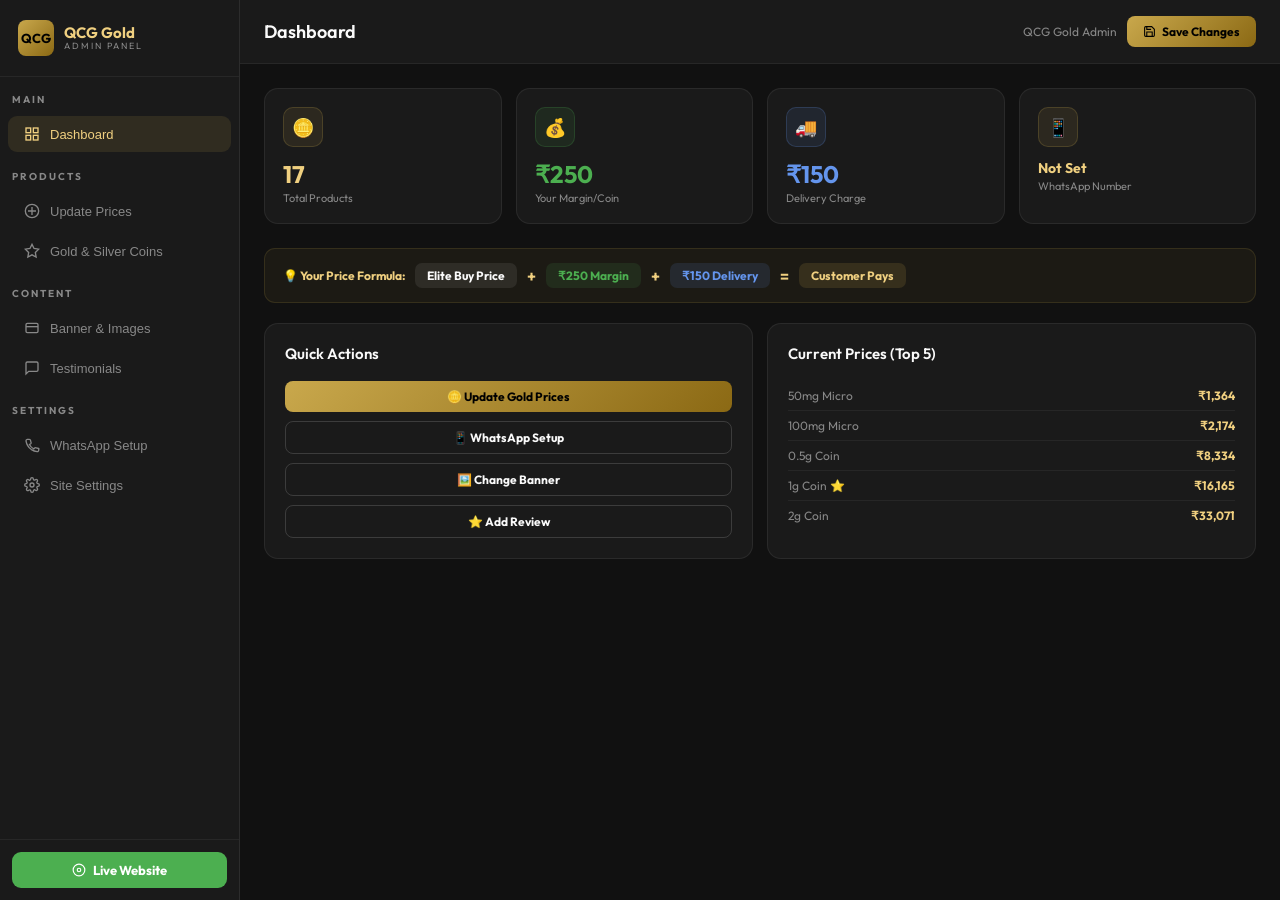
<file: admin_1.html>
<!DOCTYPE html>
<html lang="en">
<head>
<meta charset="UTF-8">
<meta name="viewport" content="width=device-width, initial-scale=1.0">
<title>QCG Gold Admin Panel</title>
<link href="https://fonts.googleapis.com/css2?family=Outfit:wght@300;400;500;600;700&display=swap" rel="stylesheet">
<style>
:root{
  --gold:#C9A84C;--gold-l:#F0D080;--gold-d:#8B6914;
  --black:#0A0A0A;--dark:#111;--dark2:#1A1A1A;--dark3:#222;
  --white:#FAFAFA;--muted:#888;--green:#4CAF50;--red:#F44336;--blue:#6495ED;
}
*{margin:0;padding:0;box-sizing:border-box}
html,body{height:100%;font-family:'Outfit',sans-serif;background:var(--dark);color:var(--white);overflow:hidden}
.layout{display:flex;height:100vh}

/* SIDEBAR */
.sidebar{width:240px;min-width:240px;background:var(--dark2);border-right:1px solid rgba(255,255,255,.08);display:flex;flex-direction:column;overflow-y:auto}
.sidebar-logo{padding:20px 18px;border-bottom:1px solid rgba(255,255,255,.06);display:flex;align-items:center;gap:10px}
.logo-box{width:36px;height:36px;border-radius:8px;background:linear-gradient(135deg,var(--gold),var(--gold-d));display:flex;align-items:center;justify-content:center;font-weight:700;font-size:13px;color:#000;flex-shrink:0}
.logo-name{font-size:15px;font-weight:700;color:var(--gold-l);line-height:1}
.logo-sub{font-size:9px;color:var(--muted);letter-spacing:2px;text-transform:uppercase}
.sidebar-section{padding:16px 12px 8px;font-size:10px;font-weight:700;letter-spacing:2px;text-transform:uppercase;color:var(--muted)}
.nav-item{display:flex;align-items:center;gap:10px;padding:10px 16px;border-radius:9px;margin:2px 8px;cursor:pointer;font-size:13px;font-weight:500;color:var(--muted);transition:all .2s;border:none;background:transparent;width:calc(100% - 16px);text-align:left}
.nav-item:hover{background:rgba(255,255,255,.05);color:var(--white)}
.nav-item.active{background:rgba(201,168,76,.12);color:var(--gold-l)}
.nav-item svg{width:16px;height:16px;flex-shrink:0}
.sidebar-bottom{margin-top:auto;padding:12px;border-top:1px solid rgba(255,255,255,.06)}
.live-btn{display:flex;align-items:center;justify-content:center;gap:7px;width:100%;padding:10px;border-radius:9px;background:var(--green);color:#fff;font-size:13px;font-weight:700;border:none;cursor:pointer;font-family:'Outfit',sans-serif;text-decoration:none;transition:all .2s}
.live-btn:hover{background:#3d8b40;transform:translateY(-1px)}

/* MAIN */
.main{flex:1;display:flex;flex-direction:column;overflow:hidden}
.topbar{padding:16px 24px;border-bottom:1px solid rgba(255,255,255,.06);display:flex;align-items:center;justify-content:space-between;background:var(--dark2);flex-shrink:0}
.page-title{font-size:18px;font-weight:600}
.topbar-actions{display:flex;align-items:center;gap:10px}
.btn{padding:8px 16px;border-radius:8px;font-size:12px;font-weight:700;cursor:pointer;border:none;font-family:'Outfit',sans-serif;transition:all .2s;display:flex;align-items:center;gap:6px}
.btn-gold{background:linear-gradient(135deg,var(--gold),var(--gold-d));color:#000}
.btn-gold:hover{transform:translateY(-1px);box-shadow:0 4px 16px rgba(201,168,76,.3)}
.btn-outline{background:transparent;color:var(--white);border:1px solid rgba(255,255,255,.15)}
.btn-outline:hover{border-color:var(--gold);color:var(--gold-l)}
.btn-green{background:var(--green);color:#fff}
.btn-red{background:var(--red);color:#fff}
.btn-sm{padding:6px 12px;font-size:11px}

.content{flex:1;overflow-y:auto;padding:24px}

/* PAGES */
.page{display:none}
.page.active{display:block}

/* STATS GRID */
.stats-grid{display:grid;grid-template-columns:repeat(4,1fr);gap:14px;margin-bottom:24px}
.stat-card{background:var(--dark2);border:1px solid rgba(255,255,255,.07);border-radius:14px;padding:18px}
.stat-icon{width:40px;height:40px;border-radius:10px;display:flex;align-items:center;justify-content:center;font-size:18px;margin-bottom:12px}
.stat-val{font-size:24px;font-weight:700;margin-bottom:2px}
.stat-lbl{font-size:11px;color:var(--muted)}
.stat-gold .stat-icon{background:rgba(201,168,76,.1);border:1px solid rgba(201,168,76,.2)}
.stat-green .stat-icon{background:rgba(76,175,80,.1);border:1px solid rgba(76,175,80,.2)}
.stat-blue .stat-icon{background:rgba(100,149,237,.1);border:1px solid rgba(100,149,237,.2)}
.stat-red .stat-icon{background:rgba(244,67,54,.1);border:1px solid rgba(244,67,54,.2)}
.stat-gold .stat-val{color:var(--gold-l)}
.stat-green .stat-val{color:var(--green)}
.stat-blue .stat-val{color:var(--blue)}

/* CARDS */
.card{background:var(--dark2);border:1px solid rgba(255,255,255,.07);border-radius:14px;padding:20px;margin-bottom:18px}
.card-header{display:flex;align-items:center;justify-content:space-between;margin-bottom:18px}
.card-title{font-size:15px;font-weight:600}

/* FORMULA BANNER */
.formula-banner{display:flex;align-items:center;gap:10px;padding:14px 18px;background:rgba(201,168,76,.06);border:1px solid rgba(201,168,76,.15);border-radius:11px;margin-bottom:20px;flex-wrap:wrap}
.ftag{padding:5px 12px;border-radius:7px;font-size:12px;font-weight:700}
.ft-buy{background:rgba(255,255,255,.08);color:var(--white)}
.ft-margin{background:rgba(76,175,80,.12);color:var(--green)}
.ft-del{background:rgba(100,149,237,.12);color:var(--blue)}
.ft-result{background:rgba(201,168,76,.15);color:var(--gold-l)}
.ft-plus{color:var(--gold-l);font-weight:700}

/* PRICE TABLE */
.price-table{width:100%;border-collapse:collapse}
.price-table th{padding:10px 14px;text-align:left;font-size:10px;font-weight:700;letter-spacing:2px;text-transform:uppercase;color:var(--muted);border-bottom:1px solid rgba(255,255,255,.06)}
.price-table td{padding:12px 14px;border-bottom:1px solid rgba(255,255,255,.04);font-size:13px;vertical-align:middle}
.price-table tr:last-child td{border-bottom:none}
.price-table tr:hover td{background:rgba(255,255,255,.02)}
.buy-inp{background:var(--dark3);border:1px solid rgba(255,255,255,.1);border-radius:7px;color:var(--white);font-size:13px;font-family:'Outfit',sans-serif;padding:6px 10px;width:110px;outline:none}
.buy-inp:focus{border-color:var(--gold)}
.sell-price{font-family:'Outfit',serif;font-size:14px;font-weight:700;color:var(--gold-l)}
.profit-badge{background:rgba(76,175,80,.1);border:1px solid rgba(76,175,80,.2);color:var(--green);padding:3px 9px;border-radius:6px;font-size:11px;font-weight:700}
.type-badge{padding:3px 9px;border-radius:6px;font-size:10px;font-weight:700;text-transform:uppercase;letter-spacing:1px}
.tb-micro{background:rgba(156,39,176,.1);color:#CE93D8;border:1px solid rgba(156,39,176,.2)}
.tb-gold{background:rgba(201,168,76,.1);color:var(--gold-l);border:1px solid rgba(201,168,76,.2)}
.tb-premium{background:rgba(100,149,237,.1);color:var(--blue);border:1px solid rgba(100,149,237,.2)}
.tb-silver{background:rgba(168,169,173,.1);color:#D4D5D9;border:1px solid rgba(168,169,173,.2)}

/* SETTINGS FORM */
.form-grid{display:grid;grid-template-columns:1fr 1fr;gap:16px}
.form-group{display:flex;flex-direction:column;gap:6px}
.form-group label{font-size:11px;font-weight:700;letter-spacing:1px;text-transform:uppercase;color:var(--muted)}
.form-input,.form-select,.form-textarea{background:var(--dark3);border:1px solid rgba(255,255,255,.1);border-radius:9px;color:var(--white);font-size:13px;font-family:'Outfit',sans-serif;padding:10px 12px;outline:none;transition:border-color .2s;width:100%}
.form-input:focus,.form-select:focus,.form-textarea:focus{border-color:var(--gold)}
.form-select option{background:var(--dark3)}
.form-textarea{height:90px;resize:vertical}
.form-hint{font-size:11px;color:var(--muted);margin-top:2px}
.section-divider{height:1px;background:rgba(255,255,255,.06);margin:20px 0}
.section-label{font-size:12px;font-weight:700;letter-spacing:2px;text-transform:uppercase;color:var(--gold);margin-bottom:14px}

/* BANNER MANAGER */
.banner-grid{display:grid;grid-template-columns:1fr 1fr;gap:14px}
.banner-card{background:var(--dark3);border:1px solid rgba(255,255,255,.06);border-radius:11px;overflow:hidden}
.banner-preview{height:100px;background:linear-gradient(135deg,rgba(201,168,76,.15),rgba(201,168,76,.05));display:flex;align-items:center;justify-content:center;font-size:13px;color:var(--muted);position:relative}
.banner-active-badge{position:absolute;top:8px;right:8px;background:var(--green);color:#fff;padding:2px 8px;border-radius:5px;font-size:10px;font-weight:700}
.banner-body{padding:12px}
.banner-name{font-size:13px;font-weight:600;margin-bottom:6px}
.banner-actions{display:flex;gap:7px}

/* TOGGLE */
.toggle{position:relative;display:inline-block;width:42px;height:24px}
.toggle input{opacity:0;width:0;height:0}
.toggle-slider{position:absolute;cursor:pointer;inset:0;background:var(--dark3);border-radius:12px;transition:.3s;border:1px solid rgba(255,255,255,.1)}
.toggle-slider:before{content:'';position:absolute;height:18px;width:18px;left:2px;bottom:2px;background:var(--muted);border-radius:50%;transition:.3s}
.toggle input:checked + .toggle-slider{background:rgba(76,175,80,.2);border-color:var(--green)}
.toggle input:checked + .toggle-slider:before{transform:translateX(18px);background:var(--green)}

/* TESTIMONIALS */
.testimonial-card{background:var(--dark3);border:1px solid rgba(255,255,255,.06);border-radius:11px;padding:14px;margin-bottom:10px}
.test-header{display:flex;align-items:center;justify-content:space-between;margin-bottom:10px}
.test-author{display:flex;align-items:center;gap:9px}
.test-avatar{width:32px;height:32px;border-radius:50%;background:linear-gradient(135deg,var(--gold),var(--gold-d));display:flex;align-items:center;justify-content:center;font-weight:700;font-size:12px;color:#000}
.test-name{font-size:13px;font-weight:600}
.test-loc{font-size:10px;color:var(--muted)}
.test-text{font-size:12px;color:var(--muted);line-height:1.6;font-style:italic}
.stars{color:var(--gold);font-size:12px;letter-spacing:2px;margin-bottom:6px}

/* TOAST */
.toast{position:fixed;bottom:20px;right:20px;background:var(--dark2);border:1px solid rgba(201,168,76,.3);color:var(--white);padding:12px 20px;border-radius:10px;font-size:13px;z-index:9999;transform:translateY(80px);transition:transform .3s;display:flex;align-items:center;gap:8px}
.toast.show{transform:translateY(0)}
.toast.success{border-color:rgba(76,175,80,.4)}

/* MODAL */
.modal-bg{display:none;position:fixed;inset:0;background:rgba(0,0,0,.7);z-index:1000;align-items:center;justify-content:center;backdrop-filter:blur(4px)}
.modal-bg.open{display:flex}
.modal{background:var(--dark2);border:1px solid rgba(255,255,255,.1);border-radius:16px;padding:28px;width:90%;max-width:480px;position:relative}
.modal-title{font-size:17px;font-weight:700;margin-bottom:18px;color:var(--gold-l)}
.modal-close{position:absolute;top:14px;right:14px;background:rgba(255,255,255,.05);border:none;color:var(--muted);width:28px;height:28px;border-radius:50%;cursor:pointer;font-size:14px;display:flex;align-items:center;justify-content:center}
.modal-close:hover{background:rgba(255,255,255,.1);color:var(--white)}

/* WHATSAPP SETUP */
.wa-preview{background:var(--dark3);border-radius:11px;padding:16px;margin-top:14px}
.wa-preview-msg{background:rgba(37,211,102,.1);border:1px solid rgba(37,211,102,.2);border-radius:9px;padding:12px;font-size:12px;color:var(--muted);line-height:1.7;white-space:pre-wrap}
.wa-number-display{font-size:22px;font-weight:700;color:var(--green);text-align:center;padding:16px;background:rgba(76,175,80,.08);border-radius:10px;border:1px solid rgba(76,175,80,.2);margin-bottom:14px}

/* SCROLLBAR */
::-webkit-scrollbar{width:4px}
::-webkit-scrollbar-thumb{background:var(--dark3);border-radius:2px}

/* RESPONSIVE */
@media(max-width:768px){
  .sidebar{width:60px;min-width:60px}
  .logo-name,.logo-sub,.nav-item span,.sidebar-section{display:none}
  .nav-item{justify-content:center;padding:10px}
  .stats-grid{grid-template-columns:1fr 1fr}
  .form-grid{grid-template-columns:1fr}
  .banner-grid{grid-template-columns:1fr}
}
</style>
</head>
<body>
<div class="layout">

<!-- SIDEBAR -->
<div class="sidebar">
  <div class="sidebar-logo">
    <div class="logo-box">QCG</div>
    <div>
      <div class="logo-name">QCG Gold</div>
      <div class="logo-sub">Admin Panel</div>
    </div>
  </div>

  <div class="sidebar-section">Main</div>
  <button class="nav-item active" onclick="showPage('dashboard',this)">
    <svg viewBox="0 0 24 24" fill="none" stroke="currentColor" stroke-width="2"><rect x="3" y="3" width="7" height="7"/><rect x="14" y="3" width="7" height="7"/><rect x="3" y="14" width="7" height="7"/><rect x="14" y="14" width="7" height="7"/></svg>
    <span>Dashboard</span>
  </button>

  <div class="sidebar-section">Products</div>
  <button class="nav-item" onclick="showPage('prices',this)">
    <svg viewBox="0 0 24 24" fill="none" stroke="currentColor" stroke-width="2"><circle cx="12" cy="12" r="10"/><path d="M12 6v12M6 12h12"/></svg>
    <span>Update Prices</span>
  </button>
  <button class="nav-item" onclick="showPage('products',this)">
    <svg viewBox="0 0 24 24" fill="none" stroke="currentColor" stroke-width="2"><path d="M12 2l3.09 6.26L22 9.27l-5 4.87 1.18 6.88L12 17.77l-6.18 3.25L7 14.14 2 9.27l6.91-1.01z"/></svg>
    <span>Gold & Silver Coins</span>
  </button>

  <div class="sidebar-section">Content</div>
  <button class="nav-item" onclick="showPage('banner',this)">
    <svg viewBox="0 0 24 24" fill="none" stroke="currentColor" stroke-width="2"><rect x="3" y="5" width="18" height="14" rx="2"/><path d="M3 10h18"/></svg>
    <span>Banner & Images</span>
  </button>
  <button class="nav-item" onclick="showPage('testimonials',this)">
    <svg viewBox="0 0 24 24" fill="none" stroke="currentColor" stroke-width="2"><path d="M21 15a2 2 0 01-2 2H7l-4 4V5a2 2 0 012-2h14a2 2 0 012 2z"/></svg>
    <span>Testimonials</span>
  </button>

  <div class="sidebar-section">Settings</div>
  <button class="nav-item" onclick="showPage('whatsapp',this)">
    <svg viewBox="0 0 24 24" fill="none" stroke="currentColor" stroke-width="2"><path d="M22 16.92v3a2 2 0 01-2.18 2 19.79 19.79 0 01-8.63-3.07A19.5 19.5 0 013 5.69C2.99 4.6 3.8 3.64 4.87 3.5H7.88a2 2 0 012 1.72c.127.96.361 1.903.7 2.81a2 2 0 01-.45 2.11L8.09 11.3a16 16 0 006.61 6.61l1.27-1.27a2 2 0 012.11-.45c.907.339 1.85.573 2.81.7a2 2 0 011.72 2z"/></svg>
    <span>WhatsApp Setup</span>
  </button>
  <button class="nav-item" onclick="showPage('settings',this)">
    <svg viewBox="0 0 24 24" fill="none" stroke="currentColor" stroke-width="2"><circle cx="12" cy="12" r="3"/><path d="M19.4 15a1.65 1.65 0 00.33 1.82l.06.06a2 2 0 010 2.83 2 2 0 01-2.83 0l-.06-.06a1.65 1.65 0 00-1.82-.33 1.65 1.65 0 00-1 1.51V21a2 2 0 01-2 2 2 2 0 01-2-2v-.09A1.65 1.65 0 009 19.4a1.65 1.65 0 00-1.82.33l-.06.06a2 2 0 01-2.83 0 2 2 0 010-2.83l.06-.06A1.65 1.65 0 004.68 15a1.65 1.65 0 00-1.51-1H3a2 2 0 01-2-2 2 2 0 012-2h.09A1.65 1.65 0 004.6 9a1.65 1.65 0 00-.33-1.82l-.06-.06a2 2 0 010-2.83 2 2 0 012.83 0l.06.06A1.65 1.65 0 009 4.68a1.65 1.65 0 001-1.51V3a2 2 0 012-2 2 2 0 012 2v.09a1.65 1.65 0 001 1.51 1.65 1.65 0 001.82-.33l.06-.06a2 2 0 012.83 0 2 2 0 010 2.83l-.06.06A1.65 1.65 0 0019.4 9a1.65 1.65 0 001.51 1H21a2 2 0 012 2 2 2 0 01-2 2h-.09a1.65 1.65 0 00-1.51 1z"/></svg>
    <span>Site Settings</span>
  </button>

  <div class="sidebar-bottom">
    <a href="index.html" target="_blank" class="live-btn">
      <svg width="14" height="14" viewBox="0 0 24 24" fill="none" stroke="currentColor" stroke-width="2"><circle cx="12" cy="12" r="10"/><circle cx="12" cy="12" r="3"/></svg>
      Live Website
    </a>
  </div>
</div>

<!-- MAIN CONTENT -->
<div class="main">
  <div class="topbar">
    <div class="page-title" id="pageTitle">Dashboard</div>
    <div class="topbar-actions">
      <div style="font-size:12px;color:var(--muted)" id="topbarInfo">QCG Gold Admin</div>
      <button class="btn btn-gold" onclick="saveAll()">
        <svg width="13" height="13" viewBox="0 0 24 24" fill="none" stroke="currentColor" stroke-width="2"><path d="M19 21H5a2 2 0 01-2-2V5a2 2 0 012-2h11l5 5v11a2 2 0 01-2 2z"/><polyline points="17 21 17 13 7 13 7 21"/><polyline points="7 3 7 8 15 8"/></svg>
        Save Changes
      </button>
    </div>
  </div>

  <div class="content">

    <!-- DASHBOARD PAGE -->
    <div class="page active" id="page-dashboard">
      <div class="stats-grid">
        <div class="stat-card stat-gold">
          <div class="stat-icon">🪙</div>
          <div class="stat-val" id="dash-products">17</div>
          <div class="stat-lbl">Total Products</div>
        </div>
        <div class="stat-card stat-green">
          <div class="stat-icon">💰</div>
          <div class="stat-val">₹250</div>
          <div class="stat-lbl">Your Margin/Coin</div>
        </div>
        <div class="stat-card stat-blue">
          <div class="stat-icon">🚚</div>
          <div class="stat-val">₹150</div>
          <div class="stat-lbl">Delivery Charge</div>
        </div>
        <div class="stat-card stat-gold">
          <div class="stat-icon">📱</div>
          <div class="stat-val" id="dash-wa" style="font-size:14px">Not Set</div>
          <div class="stat-lbl">WhatsApp Number</div>
        </div>
      </div>

      <div class="formula-banner">
        <span style="font-size:12px;font-weight:700;color:var(--gold-l)">💡 Your Price Formula:</span>
        <span class="ftag ft-buy">Elite Buy Price</span>
        <span class="ft-plus">+</span>
        <span class="ftag ft-margin">₹250 Margin</span>
        <span class="ft-plus">+</span>
        <span class="ftag ft-del">₹150 Delivery</span>
        <span class="ft-plus">=</span>
        <span class="ftag ft-result">Customer Pays</span>
      </div>

      <div style="display:grid;grid-template-columns:1fr 1fr;gap:14px">
        <div class="card">
          <div class="card-header">
            <div class="card-title">Quick Actions</div>
          </div>
          <div style="display:flex;flex-direction:column;gap:9px">
            <button class="btn btn-gold" style="width:100%;justify-content:center" onclick="showPage('prices',document.querySelector('[onclick*=prices]'))">🪙 Update Gold Prices</button>
            <button class="btn btn-outline" style="width:100%;justify-content:center" onclick="showPage('whatsapp',document.querySelector('[onclick*=whatsapp]'))">📱 WhatsApp Setup</button>
            <button class="btn btn-outline" style="width:100%;justify-content:center" onclick="showPage('banner',document.querySelector('[onclick*=banner]'))">🖼️ Change Banner</button>
            <button class="btn btn-outline" style="width:100%;justify-content:center" onclick="showPage('testimonials',document.querySelector('[onclick*=testimonials]'))">⭐ Add Review</button>
          </div>
        </div>
        <div class="card">
          <div class="card-header"><div class="card-title">Current Prices (Top 5)</div></div>
          <table style="width:100%;font-size:12px;border-collapse:collapse">
            <tr style="border-bottom:1px solid rgba(255,255,255,.05)"><td style="padding:7px 0;color:var(--muted)">50mg Micro</td><td style="text-align:right;font-weight:700;color:var(--gold-l)" id="dash-50mg">₹1,364</td></tr>
            <tr style="border-bottom:1px solid rgba(255,255,255,.05)"><td style="padding:7px 0;color:var(--muted)">100mg Micro</td><td style="text-align:right;font-weight:700;color:var(--gold-l)" id="dash-100mg">₹2,174</td></tr>
            <tr style="border-bottom:1px solid rgba(255,255,255,.05)"><td style="padding:7px 0;color:var(--muted)">0.5g Coin</td><td style="text-align:right;font-weight:700;color:var(--gold-l)" id="dash-05g">₹8,334</td></tr>
            <tr style="border-bottom:1px solid rgba(255,255,255,.05)"><td style="padding:7px 0;color:var(--muted)">1g Coin ⭐</td><td style="text-align:right;font-weight:700;color:var(--gold-l)" id="dash-1g">₹16,165</td></tr>
            <tr><td style="padding:7px 0;color:var(--muted)">2g Coin</td><td style="text-align:right;font-weight:700;color:var(--gold-l)" id="dash-2g">₹33,071</td></tr>
          </table>
        </div>
      </div>
    </div>

    <!-- PRICES PAGE -->
    <div class="page" id="page-prices">
      <div class="formula-banner">
        <span style="font-size:12px;font-weight:700;color:var(--gold-l)">✏️ Edit buy prices below. Sell price auto-calculates.</span>
        <span class="ftag ft-buy">Buy Price</span>
        <span class="ft-plus">+</span>
        <span class="ftag ft-margin">₹250</span>
        <span class="ft-plus">+</span>
        <span class="ftag ft-del">₹150</span>
        <span class="ft-plus">=</span>
        <span class="ftag ft-result">Sell Price</span>
      </div>
      <div class="card">
        <div class="card-header">
          <div class="card-title">Elite Gold Buy Prices</div>
          <div style="font-size:11px;color:var(--muted)">Update every week from Elite Gold app</div>
        </div>
        <div style="overflow-x:auto">
          <table class="price-table" id="priceTable">
            <thead>
              <tr>
                <th>Coin</th>
                <th>Type</th>
                <th>Elite Buy Price</th>
                <th>+₹250 Margin</th>
                <th>+₹150 Delivery</th>
                <th>Your Sell Price</th>
                <th>Your Profit</th>
              </tr>
            </thead>
            <tbody id="priceTableBody"></tbody>
          </table>
        </div>
        <div style="margin-top:16px;display:flex;gap:10px">
          <button class="btn btn-gold" onclick="savePrices()">💾 Save All Prices</button>
          <button class="btn btn-outline" onclick="resetPrices()">↩️ Reset to Default</button>
        </div>
      </div>
    </div>

    <!-- PRODUCTS PAGE -->
    <div class="page" id="page-products">
      <div class="card">
        <div class="card-header">
          <div class="card-title">Gold & Silver Coins</div>
          <button class="btn btn-gold btn-sm" onclick="openAddProduct()">+ Add Product</button>
        </div>
        <div id="productsList"></div>
      </div>
    </div>

    <!-- BANNER PAGE -->
    <div class="page" id="page-banner">
      <div class="card">
        <div class="card-header"><div class="card-title">Website Ticker / Announcement</div></div>
        <div class="form-group" style="margin-bottom:14px">
          <label>Ticker Message</label>
          <input type="text" class="form-input" id="tickerMsg" value="🪙 50mg Gold ₹1,364 • 🪙 100mg Gold ₹2,174 • 🪙 1g Gold ₹16,165 • ✅ Buy Price + ₹250 + ₹150 Delivery • 🔄 Buyback Guaranteed • 💰 Gold SIP from ₹10/day">
          <div class="form-hint">This scrolls across the top of your website</div>
        </div>
        <button class="btn btn-gold" onclick="saveBanner()">💾 Save Ticker</button>
      </div>

      <div class="card">
        <div class="card-header"><div class="card-title">Hero Section Text</div></div>
        <div class="form-grid">
          <div class="form-group">
            <label>Main Headline</label>
            <input type="text" class="form-input" id="heroTitle" value="India's Smallest Gold Coins Delivered Fast">
          </div>
          <div class="form-group">
            <label>Sub Headline</label>
            <input type="text" class="form-input" id="heroSub" value="From just ₹1,364 — pure 999 Elite Gold coins from 50mg">
          </div>
          <div class="form-group">
            <label>Badge Text</label>
            <input type="text" class="form-input" id="heroBadge" value="100% Transparent Pricing">
          </div>
          <div class="form-group">
            <label>Button 1 Text</label>
            <input type="text" class="form-input" id="heroBtn1" value="🪙 Shop All Coins">
          </div>
        </div>
        <button class="btn btn-gold" style="margin-top:14px" onclick="saveHero()">💾 Save Hero Section</button>
      </div>

      <div class="card">
        <div class="card-header"><div class="card-title">Stats Bar</div></div>
        <div class="form-grid">
          <div class="form-group">
            <label>Stat 1 Number</label>
            <input type="text" class="form-input" id="stat1num" value="50mg">
          </div>
          <div class="form-group">
            <label>Stat 1 Label</label>
            <input type="text" class="form-input" id="stat1lbl" value="Smallest Coin">
          </div>
          <div class="form-group">
            <label>Stat 2 Number</label>
            <input type="text" class="form-input" id="stat2num" value="₹250">
          </div>
          <div class="form-group">
            <label>Stat 2 Label</label>
            <input type="text" class="form-input" id="stat2lbl" value="Fixed Margin">
          </div>
          <div class="form-group">
            <label>Stat 3 Number</label>
            <input type="text" class="form-input" id="stat3num" value="₹150">
          </div>
          <div class="form-group">
            <label>Stat 3 Label</label>
            <input type="text" class="form-input" id="stat3lbl" value="Fixed Delivery">
          </div>
        </div>
        <button class="btn btn-gold" style="margin-top:14px" onclick="saveStats()">💾 Save Stats</button>
      </div>
    </div>

    <!-- TESTIMONIALS PAGE -->
    <div class="page" id="page-testimonials">
      <div class="card">
        <div class="card-header">
          <div class="card-title">Customer Reviews</div>
          <button class="btn btn-gold btn-sm" onclick="openAddReview()">+ Add Review</button>
        </div>
        <div id="testimonialsList"></div>
      </div>
    </div>

    <!-- WHATSAPP PAGE -->
    <div class="page" id="page-whatsapp">
      <div class="card">
        <div class="card-header"><div class="card-title">WhatsApp Business Setup</div></div>
        <div class="section-label">Your WhatsApp Number</div>
        <div class="form-group" style="margin-bottom:16px">
          <label>Phone Number (with country code)</label>
          <input type="text" class="form-input" id="waNumber" placeholder="919820001234" style="font-size:18px;font-weight:700">
          <div class="form-hint">Enter 91 + your 10 digit number. Example: 919820001234</div>
        </div>
        <div class="wa-number-display" id="waDisplay">No number set</div>

        <div class="section-label">Order Message Template</div>
        <div class="form-group" style="margin-bottom:16px">
          <label>Auto Message When Customer Clicks Order</label>
          <textarea class="form-textarea" id="waMsg" style="height:120px">Hi QCG Gold! I want to order:
• Product: [PRODUCT]
• Quantity: [QTY] coin(s)
• Total: [TOTAL]
Please confirm price and share UPI details!</textarea>
        </div>

        <div class="wa-preview">
          <div style="font-size:11px;color:var(--muted);margin-bottom:8px;letter-spacing:1px;text-transform:uppercase">Preview — What Customer Sees on WhatsApp</div>
          <div class="wa-preview-msg" id="waPreview">Hi QCG Gold! I want to order:
• Product: 1g Gold Coin
• Quantity: 1 coin(s)
• Total: ₹16,165
Please confirm price and share UPI details!</div>
        </div>
        <button class="btn btn-green" style="margin-top:16px;width:100%;justify-content:center" onclick="saveWhatsApp()">💾 Save WhatsApp Settings</button>
        <div style="margin-top:12px">
          <button class="btn btn-outline" style="width:100%;justify-content:center" onclick="testWhatsApp()">📱 Test WhatsApp Link</button>
        </div>
      </div>
    </div>

    <!-- SETTINGS PAGE -->
    <div class="page" id="page-settings">
      <div class="card">
        <div class="card-header"><div class="card-title">Business Information</div></div>
        <div class="form-grid">
          <div class="form-group">
            <label>Business Name</label>
            <input type="text" class="form-input" id="bizName" value="QCG Gold">
          </div>
          <div class="form-group">
            <label>Tagline</label>
            <input type="text" class="form-input" id="bizTagline" value="Click Karo. Sona Pao.">
          </div>
          <div class="form-group">
            <label>Instagram Handle</label>
            <input type="text" class="form-input" id="igHandle" placeholder="@qcggold">
          </div>
          <div class="form-group">
            <label>City / Location</label>
            <input type="text" class="form-input" id="bizCity" value="Mumbai, India">
          </div>
          <div class="form-group">
            <label>Business Hours</label>
            <input type="text" class="form-input" id="bizHours" value="9 AM – 9 PM Daily">
          </div>
          <div class="form-group">
            <label>GST Number</label>
            <input type="text" class="form-input" id="gstNum" placeholder="27XXXXX1234X1Z5">
          </div>
        </div>
        <div class="section-divider"></div>
        <div class="section-label">Pricing Settings</div>
        <div class="form-grid">
          <div class="form-group">
            <label>Your Margin Per Coin (₹)</label>
            <input type="number" class="form-input" id="marginAmt" value="250">
            <div class="form-hint">Your profit per coin sold</div>
          </div>
          <div class="form-group">
            <label>Delivery Charge (₹)</label>
            <input type="number" class="form-input" id="deliveryAmt" value="150">
            <div class="form-hint">Flat delivery fee per order</div>
          </div>
        </div>
        <div class="section-divider"></div>
        <div class="section-label">Feature Toggles</div>
        <div style="display:flex;flex-direction:column;gap:14px;margin-bottom:18px">
          <div style="display:flex;align-items:center;justify-content:space-between;padding:12px 14px;background:var(--dark3);border-radius:10px">
            <div><div style="font-size:13px;font-weight:600">Gold Save (SIP Feature)</div><div style="font-size:11px;color:var(--muted)">Like PhonePe Gold savings</div></div>
            <label class="toggle"><input type="checkbox" id="toggle-sip" checked><span class="toggle-slider"></span></label>
          </div>
          <div style="display:flex;align-items:center;justify-content:space-between;padding:12px 14px;background:var(--dark3);border-radius:10px">
            <div><div style="font-size:13px;font-weight:600">Price Calculator</div><div style="font-size:11px;color:var(--muted)">Show calculator on website</div></div>
            <label class="toggle"><input type="checkbox" id="toggle-calc" checked><span class="toggle-slider"></span></label>
          </div>
          <div style="display:flex;align-items:center;justify-content:space-between;padding:12px 14px;background:var(--dark3);border-radius:10px">
            <div><div style="font-size:13px;font-weight:600">Show Buy Price on Cards</div><div style="font-size:11px;color:var(--muted)">Shows Elite buy price tag on products</div></div>
            <label class="toggle"><input type="checkbox" id="toggle-buyshow" checked><span class="toggle-slider"></span></label>
          </div>
          <div style="display:flex;align-items:center;justify-content:space-between;padding:12px 14px;background:var(--dark3);border-radius:10px">
            <div><div style="font-size:13px;font-weight:600">Show Profit Badge</div><div style="font-size:11px;color:var(--muted)">Shows "Profit ₹250" on product cards</div></div>
            <label class="toggle"><input type="checkbox" id="toggle-profit" checked><span class="toggle-slider"></span></label>
          </div>
        </div>
        <button class="btn btn-gold" onclick="saveSettings()">💾 Save Settings</button>
      </div>

      <div class="card">
        <div class="card-header"><div class="card-title">How to Update Website After Changes</div></div>
        <div style="display:flex;flex-direction:column;gap:10px">
          <div style="background:var(--dark3);border-radius:10px;padding:14px;font-size:12px;line-height:1.7;color:var(--muted)">
            <strong style="color:var(--white)">Step 1:</strong> Make all your changes in this Admin Panel<br>
            <strong style="color:var(--white)">Step 2:</strong> Click "Generate Updated Files" button below<br>
            <strong style="color:var(--white)">Step 3:</strong> Download the updated prices.js file<br>
            <strong style="color:var(--white)">Step 4:</strong> Upload prices.js to GitHub (replace old file)<br>
            <strong style="color:var(--white)">Step 5:</strong> Website updates in 2 minutes automatically ✅
          </div>
          <button class="btn btn-gold" style="width:100%;justify-content:center" onclick="generateFiles()">📥 Generate Updated prices.js</button>
        </div>
      </div>
    </div>

  </div>
</div>
</div>

<!-- ADD REVIEW MODAL -->
<div class="modal-bg" id="reviewModal">
  <div class="modal">
    <button class="modal-close" onclick="closeModal('reviewModal')">✕</button>
    <div class="modal-title">Add Customer Review</div>
    <div style="display:flex;flex-direction:column;gap:12px">
      <div class="form-group">
        <label>Customer Name</label>
        <input type="text" class="form-input" id="rev-name" placeholder="Priya Mehta">
      </div>
      <div class="form-group">
        <label>Location</label>
        <input type="text" class="form-input" id="rev-loc" placeholder="Mumbai, Maharashtra">
      </div>
      <div class="form-group">
        <label>Rating</label>
        <select class="form-select" id="rev-stars">
          <option value="5">⭐⭐⭐⭐⭐ 5 Stars</option>
          <option value="4">⭐⭐⭐⭐ 4 Stars</option>
          <option value="3">⭐⭐⭐ 3 Stars</option>
        </select>
      </div>
      <div class="form-group">
        <label>Review Text</label>
        <textarea class="form-textarea" id="rev-text" placeholder="Write the customer review..."></textarea>
      </div>
      <button class="btn btn-gold" onclick="addReview()">✅ Add Review</button>
    </div>
  </div>
</div>

<!-- ADD PRODUCT MODAL -->
<div class="modal-bg" id="productModal">
  <div class="modal">
    <button class="modal-close" onclick="closeModal('productModal')">✕</button>
    <div class="modal-title">Add New Product</div>
    <div style="display:flex;flex-direction:column;gap:12px">
      <div class="form-group">
        <label>Product Name</label>
        <input type="text" class="form-input" id="prod-name" placeholder="1g Gold Coin">
      </div>
      <div class="form-group">
        <label>Type</label>
        <select class="form-select" id="prod-type">
          <option value="micro">Micro Coin</option>
          <option value="gold">Gold Coin</option>
          <option value="premium">Premium Coin</option>
          <option value="silver">Silver Coin</option>
        </select>
      </div>
      <div class="form-group">
        <label>Elite Gold Buy Price (₹)</label>
        <input type="number" class="form-input" id="prod-price" placeholder="15765">
      </div>
      <div class="form-group">
        <label>Purity</label>
        <input type="text" class="form-input" id="prod-purity" placeholder="999" value="999">
      </div>
      <button class="btn btn-gold" onclick="addProduct()">✅ Add Product</button>
    </div>
  </div>
</div>

<div class="toast" id="toast">
  <span id="toastMsg">Saved successfully!</span>
</div>

<script>
// ═══════════════════════════════
// STATE — all your data
// ═══════════════════════════════
const MARGIN = 250;
const DELIVERY = 150;

let state = {
  waNumber: localStorage.getItem('qcg_wa') || '',
  prices: JSON.parse(localStorage.getItem('qcg_prices') || 'null') || [
    {id:'50mg',  label:'50mg Micro Gold',   buy:964,    type:'micro',   purity:'999'},
    {id:'100mg', label:'100mg Micro Gold',  buy:1774,   type:'micro',   purity:'999'},
    {id:'200mg', label:'200mg Micro Gold',  buy:3368,   type:'micro',   purity:'999'},
    {id:'05g',   label:'0.5g Gold Coin',    buy:7934,   type:'gold',    purity:'999'},
    {id:'05gp',  label:'0.5g Premium Coin', buy:8155,   type:'premium', purity:'999'},
    {id:'1g',    label:'1g Gold Coin',      buy:15765,  type:'gold',    purity:'999'},
    {id:'1gp',   label:'1g Premium Coin',   buy:16017,  type:'premium', purity:'999'},
    {id:'2g',    label:'2g Gold Coin',      buy:32671,  type:'gold',    purity:'999'},
    {id:'4g',    label:'4g Gold Coin',      buy:65271,  type:'gold',    purity:'999'},
    {id:'5g',    label:'5g Gold Coin',      buy:81519,  type:'gold',    purity:'999'},
    {id:'8g',    label:'8g Gold Coin',      buy:130407, type:'gold',    purity:'999'},
    {id:'10g',   label:'10g Gold Coin',     buy:162966, type:'gold',    purity:'999'},
    {id:'20g',   label:'20g Gold Coin',     buy:325735, type:'gold',    purity:'999'},
    {id:'50g',   label:'50g Gold Coin',     buy:813963, type:'gold',    purity:'999'},
    {id:'s5g',   label:'5g Silver Coin',    buy:430,    type:'silver',  purity:'999'},
    {id:'s10g',  label:'10g Silver Coin',   buy:880,    type:'silver',  purity:'999'},
    {id:'s50g',  label:'50g Silver Coin',   buy:4350,   type:'silver',  purity:'999'},
  ],
  reviews: JSON.parse(localStorage.getItem('qcg_reviews') || 'null') || [
    {name:'Priya Mehta',    loc:'Mumbai, Maharashtra',  stars:5, text:'"Ordered 100 coins of 100mg for wedding return gifts. Stunning packaging. Love the transparent pricing!"'},
    {name:'Ramesh Kumar',   loc:'Ahmedabad, Gujarat',   stars:5, text:'"First time buying gold online. Love that they show exact buy price + ₹250 + ₹150. So honest!"'},
    {name:'Suresh Patel',   loc:'Pune, Maharashtra',    stars:5, text:'"Gold SIP feature is amazing! Saving ₹500/month. Already accumulated enough for a coin!"'},
  ]
};

// ═══════════════════════════════
// NAVIGATION
// ═══════════════════════════════
const pageTitles = {
  dashboard:'Dashboard', prices:'Update Prices', products:'Gold & Silver Coins',
  banner:'Banner & Images', testimonials:'Customer Reviews',
  whatsapp:'WhatsApp Setup', settings:'Site Settings'
};

function showPage(id, btn) {
  document.querySelectorAll('.page').forEach(p => p.classList.remove('active'));
  document.querySelectorAll('.nav-item').forEach(b => b.classList.remove('active'));
  document.getElementById('page-'+id).classList.add('active');
  if(btn) btn.classList.add('active');
  document.getElementById('pageTitle').textContent = pageTitles[id] || id;
  if(id==='prices') renderPriceTable();
  if(id==='products') renderProducts();
  if(id==='testimonials') renderTestimonials();
  if(id==='whatsapp') loadWAPage();
  if(id==='dashboard') updateDashboard();
}

// ═══════════════════════════════
// PRICE TABLE
// ═══════════════════════════════
function fmt(n){ return '₹'+Math.round(n).toLocaleString('en-IN'); }

function renderPriceTable() {
  const tbody = document.getElementById('priceTableBody');
  tbody.innerHTML = state.prices.map((p,i) => {
    const sell = p.buy + MARGIN + DELIVERY;
    const typeBadge = {micro:'tb-micro',gold:'tb-gold',premium:'tb-premium',silver:'tb-silver'}[p.type]||'tb-gold';
    return `<tr>
      <td><strong>${p.label}</strong></td>
      <td><span class="type-badge ${typeBadge}">${p.type}</span></td>
      <td><input type="number" class="buy-inp" value="${p.buy}" onchange="updatePrice(${i},this.value)" oninput="updatePrice(${i},this.value)" id="price-inp-${i}"></td>
      <td style="color:var(--green);font-weight:700">+₹250</td>
      <td style="color:var(--blue);font-weight:700">+₹150</td>
      <td><span class="sell-price" id="sell-${i}">${fmt(sell)}</span></td>
      <td><span class="profit-badge">₹250</span></td>
    </tr>`;
  }).join('');
}

function updatePrice(i, val) {
  const v = parseInt(val) || 0;
  state.prices[i].buy = v;
  const sell = v + MARGIN + DELIVERY;
  const el = document.getElementById('sell-'+i);
  if(el) el.textContent = fmt(sell);
  updateDashboard();
}

function savePrices() {
  localStorage.setItem('qcg_prices', JSON.stringify(state.prices));
  updateDashboard();
  toast('✅ Prices saved! Now generate files and upload to GitHub.', 'success');
}

function resetPrices() {
  if(confirm('Reset all prices to default Elite Gold rates?')) {
    localStorage.removeItem('qcg_prices');
    location.reload();
  }
}

// ═══════════════════════════════
// PRODUCTS
// ═══════════════════════════════
function renderProducts() {
  const el = document.getElementById('productsList');
  el.innerHTML = state.prices.map((p,i) => {
    const sell = p.buy + MARGIN + DELIVERY;
    const typeBadge = {micro:'tb-micro',gold:'tb-gold',premium:'tb-premium',silver:'tb-silver'}[p.type]||'tb-gold';
    return `<div style="display:flex;align-items:center;justify-content:space-between;padding:12px 0;border-bottom:1px solid rgba(255,255,255,.05)">
      <div style="display:flex;align-items:center;gap:12px">
        <div style="width:36px;height:36px;border-radius:50%;background:radial-gradient(circle at 35% 35%,#F5E070,#C9A84C,#7A5C0F);display:flex;align-items:center;justify-content:center;font-size:9px;font-weight:700;color:rgba(0,0,0,.75);flex-shrink:0">${p.label.split(' ')[0]}</div>
        <div>
          <div style="font-size:13px;font-weight:600">${p.label}</div>
          <div style="font-size:11px;color:var(--muted)">${p.purity} Purity · <span class="type-badge ${typeBadge}" style="padding:1px 6px;font-size:9px">${p.type}</span></div>
        </div>
      </div>
      <div style="display:flex;align-items:center;gap:14px">
        <div style="text-align:right">
          <div style="font-size:13px;font-weight:700;color:var(--gold-l)">${fmt(sell)}</div>
          <div style="font-size:10px;color:var(--muted)">Buy ${fmt(p.buy)}</div>
        </div>
        <button class="btn btn-red btn-sm" onclick="deleteProduct(${i})">🗑️</button>
      </div>
    </div>`;
  }).join('');
}

function openAddProduct() { document.getElementById('productModal').classList.add('open'); }

function addProduct() {
  const name = document.getElementById('prod-name').value.trim();
  const type = document.getElementById('prod-type').value;
  const buy = parseInt(document.getElementById('prod-price').value) || 0;
  const purity = document.getElementById('prod-purity').value || '999';
  if(!name || !buy){ toast('⚠️ Please fill all fields'); return; }
  state.prices.push({id:'custom_'+Date.now(),label:name,buy,type,purity});
  closeModal('productModal');
  renderProducts();
  toast('✅ Product added!', 'success');
}

function deleteProduct(i) {
  if(confirm('Delete '+state.prices[i].label+'?')) {
    state.prices.splice(i,1);
    renderProducts();
    toast('🗑️ Product deleted');
  }
}

// ═══════════════════════════════
// TESTIMONIALS
// ═══════════════════════════════
function renderTestimonials() {
  const el = document.getElementById('testimonialsList');
  el.innerHTML = state.reviews.map((r,i) => `
    <div class="testimonial-card">
      <div class="test-header">
        <div class="test-author">
          <div class="test-avatar">${r.name.charAt(0)}</div>
          <div>
            <div class="test-name">${r.name}</div>
            <div class="test-loc">${r.loc}</div>
          </div>
        </div>
        <div style="display:flex;align-items:center;gap:8px">
          <span class="profit-badge">${r.stars}★</span>
          <button class="btn btn-red btn-sm" onclick="deleteReview(${i})">🗑️</button>
        </div>
      </div>
      <div class="stars">${'★'.repeat(r.stars)}</div>
      <div class="test-text">${r.text}</div>
    </div>
  `).join('');
}

function openAddReview() { document.getElementById('reviewModal').classList.add('open'); }

function addReview() {
  const name = document.getElementById('rev-name').value.trim();
  const loc = document.getElementById('rev-loc').value.trim();
  const stars = parseInt(document.getElementById('rev-stars').value);
  const text = '"' + document.getElementById('rev-text').value.trim() + '"';
  if(!name || !text){ toast('⚠️ Please fill all fields'); return; }
  state.reviews.push({name,loc,stars,text});
  localStorage.setItem('qcg_reviews', JSON.stringify(state.reviews));
  closeModal('reviewModal');
  renderTestimonials();
  toast('✅ Review added!', 'success');
}

function deleteReview(i) {
  state.reviews.splice(i,1);
  localStorage.setItem('qcg_reviews', JSON.stringify(state.reviews));
  renderTestimonials();
  toast('🗑️ Review deleted');
}

// ═══════════════════════════════
// WHATSAPP
// ═══════════════════════════════
function loadWAPage() {
  const saved = localStorage.getItem('qcg_wa') || '';
  document.getElementById('waNumber').value = saved;
  updateWADisplay();
}

function updateWADisplay() {
  const num = document.getElementById('waNumber').value;
  document.getElementById('waDisplay').textContent = num ? '+' + num : 'No number set';
}

document.addEventListener('input', e => {
  if(e.target.id === 'waNumber') updateWADisplay();
});

function saveWhatsApp() {
  const num = document.getElementById('waNumber').value.trim();
  if(!num){ toast('⚠️ Enter your WhatsApp number'); return; }
  localStorage.setItem('qcg_wa', num);
  state.waNumber = num;
  updateDashboard();
  toast('✅ WhatsApp number saved!', 'success');
}

function testWhatsApp() {
  const num = document.getElementById('waNumber').value || '919999999999';
  window.open('https://wa.me/'+num+'?text=Hi+QCG+Gold!+Testing+your+WhatsApp+link.', '_blank');
}

// ═══════════════════════════════
// DASHBOARD
// ═══════════════════════════════
function updateDashboard() {
  const waNum = localStorage.getItem('qcg_wa') || '';
  const waEl = document.getElementById('dash-wa');
  if(waEl) waEl.textContent = waNum ? '+'+waNum.slice(-10) : 'Not Set';

  const priceMap = {'50mg':'dash-50mg','100mg':'dash-100mg'};
  const p05 = state.prices.find(p=>p.id==='05g');
  const p1 = state.prices.find(p=>p.id==='1g');
  const p2 = state.prices.find(p=>p.id==='2g');
  const p50 = state.prices.find(p=>p.id==='50mg');
  const p100 = state.prices.find(p=>p.id==='100mg');

  if(p50) setEl('dash-50mg', fmt(p50.buy+400));
  if(p100) setEl('dash-100mg', fmt(p100.buy+400));
  if(p05) setEl('dash-05g', fmt(p05.buy+400));
  if(p1) setEl('dash-1g', fmt(p1.buy+400));
  if(p2) setEl('dash-2g', fmt(p2.buy+400));
  setEl('dash-products', state.prices.length);
}

// ═══════════════════════════════
// SAVE FUNCTIONS
// ═══════════════════════════════
function saveBanner() {
  localStorage.setItem('qcg_ticker', document.getElementById('tickerMsg').value);
  localStorage.setItem('qcg_hero_title', document.getElementById('heroTitle').value);
  localStorage.setItem('qcg_hero_sub', document.getElementById('heroSub').value);
  toast('✅ Banner content saved!', 'success');
}

function saveHero() { saveBanner(); }
function saveStats() {
  ['stat1num','stat1lbl','stat2num','stat2lbl','stat3num','stat3lbl'].forEach(id => {
    localStorage.setItem('qcg_'+id, document.getElementById(id).value);
  });
  toast('✅ Stats saved!', 'success');
}

function saveSettings() {
  ['bizName','bizTagline','igHandle','bizCity','bizHours','gstNum','marginAmt','deliveryAmt'].forEach(id => {
    const el = document.getElementById(id);
    if(el) localStorage.setItem('qcg_'+id, el.value);
  });
  toast('✅ Settings saved!', 'success');
}

function saveAll() {
  savePrices();
  localStorage.setItem('qcg_reviews', JSON.stringify(state.reviews));
  toast('✅ All changes saved!', 'success');
}

// ═══════════════════════════════
// GENERATE FILES
// ═══════════════════════════════
function generateFiles() {
  const margin = parseInt(document.getElementById('marginAmt')?.value) || 250;
  const delivery = parseInt(document.getElementById('deliveryAmt')?.value) || 150;
  const waNum = localStorage.getItem('qcg_wa') || '919999999999';
  const igHandle = localStorage.getItem('qcg_igHandle') || '@qcggold';
  const bizName = localStorage.getItem('qcg_bizName') || 'QCG Gold';
  const ticker = localStorage.getItem('qcg_ticker') || '';

  let content = `/* ═══════════════════════════════════════════════
   ${bizName} — PRICE DATA FILE
   Auto-generated from Admin Panel
   Last updated: ${new Date().toLocaleDateString('en-IN')}
   Formula: Buy Price + ₹${margin} Margin + ₹${delivery} Delivery = Sell Price
═══════════════════════════════════════════════ */

const MARGIN = ${margin};
const DELIVERY = ${delivery};
const TOTAL_ADD = MARGIN + DELIVERY;
const WA_NUMBER = '${waNum}';
const IG_HANDLE = '${igHandle}';
const BIZ_NAME = '${bizName}';

const ELITE_GOLD_PRICES = [
${state.prices.map(p => `  { id: '${p.id}', buy: ${p.buy}, label: '${p.label}', type: '${p.type}', purity: '${p.purity}' },`).join('\n')}
];

const REVIEWS = ${JSON.stringify(state.reviews, null, 2)};

function getSellPrice(id) {
  const p = ELITE_GOLD_PRICES.find(x => x.id === id);
  return p ? p.buy + TOTAL_ADD : 0;
}
function getProduct(id) { return ELITE_GOLD_PRICES.find(x => x.id === id); }
function fmt(n) { return '₹' + Math.round(n).toLocaleString('en-IN'); }
function fmtNum(n) { return Math.round(n).toLocaleString('en-IN'); }

const SIP_MILESTONES = [
${state.prices.slice(0,7).map(p => `  { price: ${p.buy + TOTAL_ADD}, label: '${p.label.split(' ')[0]}', icon: '🪙' },`).join('\n')}
];

console.log('✅ ${bizName} prices loaded — ${state.prices.length} products');
`;

  const blob = new Blob([content], {type:'text/javascript'});
  const url = URL.createObjectURL(blob);
  const a = document.createElement('a');
  a.href = url;
  a.download = 'prices.js';
  a.click();
  URL.revokeObjectURL(url);
  toast('📥 prices.js downloaded! Upload to GitHub to update website.', 'success');
}

// ═══════════════════════════════
// MODAL
// ═══════════════════════════════
function closeModal(id) { document.getElementById(id).classList.remove('open'); }

document.querySelectorAll('.modal-bg').forEach(m => {
  m.addEventListener('click', e => { if(e.target === m) m.classList.remove('open'); });
});

// ═══════════════════════════════
// TOAST
// ═══════════════════════════════
function toast(msg, type) {
  const t = document.getElementById('toast');
  const m = document.getElementById('toastMsg');
  m.textContent = msg;
  t.className = 'toast show' + (type==='success'?' success':'');
  setTimeout(() => t.classList.remove('show'), 3500);
}

function setEl(id, val) {
  const el = document.getElementById(id);
  if(el) el.textContent = val;
}

// ═══════════════════════════════
// INIT
// ═══════════════════════════════
updateDashboard();

// Load saved settings
['bizName','bizTagline','igHandle','bizCity','bizHours','gstNum','marginAmt','deliveryAmt','tickerMsg','heroTitle','heroSub','stat1num','stat1lbl','stat2num','stat2lbl','stat3num','stat3lbl'].forEach(id => {
  const saved = localStorage.getItem('qcg_'+id);
  const el = document.getElementById(id);
  if(saved && el) el.value = saved;
});
</script>
</body>
</html>
</file>
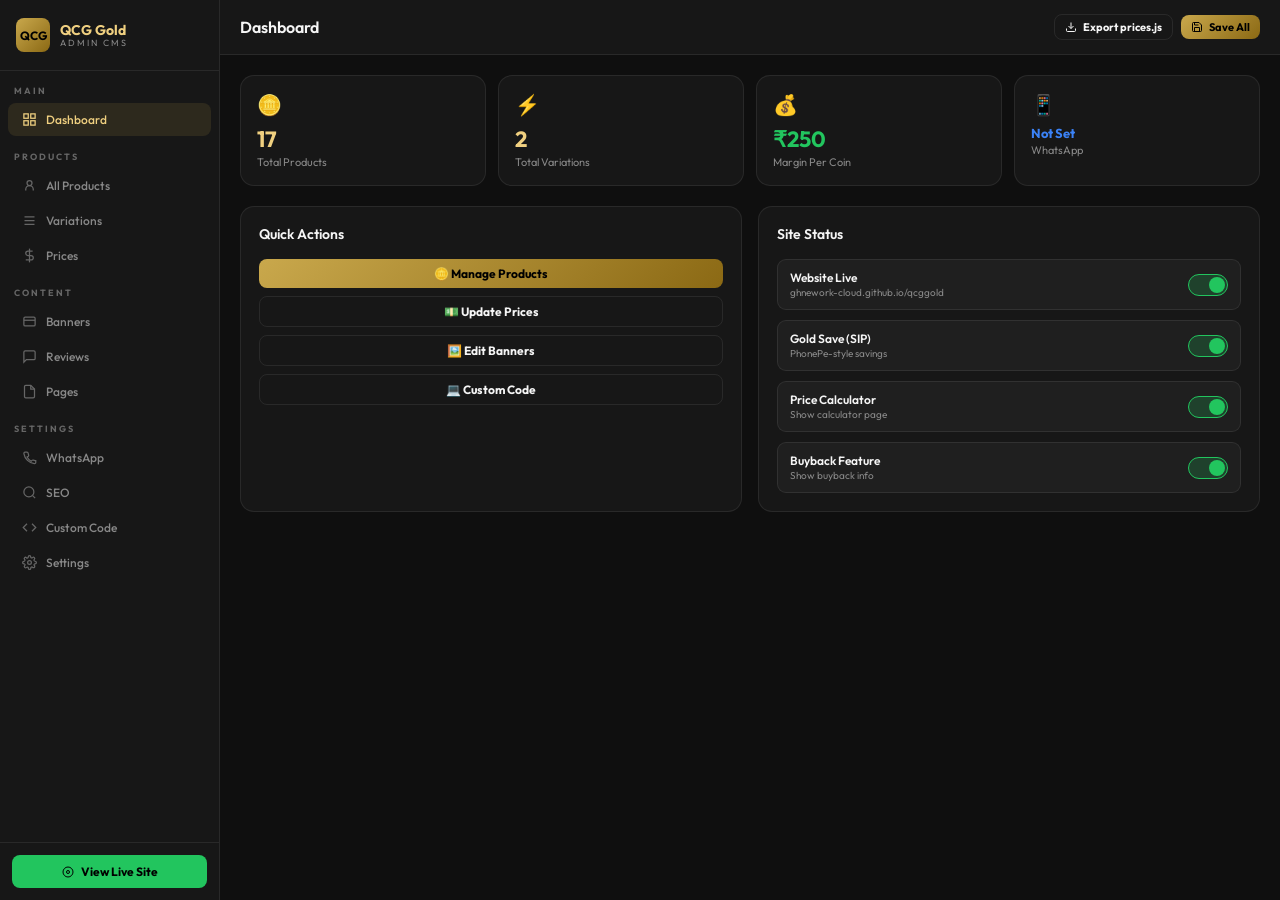
<file: admin_4.html>
<!DOCTYPE html>
<html lang="en">
<head>
<meta charset="UTF-8">
<meta name="viewport" content="width=device-width, initial-scale=1.0">
<title>QCG Gold — Admin CMS</title>
<link href="https://fonts.googleapis.com/css2?family=Outfit:wght@300;400;500;600;700&display=swap" rel="stylesheet">
<style>
:root{
  --gold:#C9A84C;--gold-l:#F0D080;--gold-d:#8B6914;
  --dark:#0F0F0F;--dark2:#171717;--dark3:#1F1F1F;--dark4:#272727;
  --white:#F5F5F5;--muted:#666;--muted2:#888;
  --green:#22C55E;--red:#EF4444;--blue:#3B82F6;--purple:#8B5CF6;--orange:#F59E0B;
  --border:rgba(255,255,255,.08);
  --radius:10px;--radius-lg:14px;
}
*{margin:0;padding:0;box-sizing:border-box}
html,body{height:100%;font-family:'Outfit',sans-serif;background:var(--dark);color:var(--white);overflow:hidden;font-size:14px}

/* LAYOUT */
.app{display:flex;height:100vh}
.sidebar{width:220px;min-width:220px;background:var(--dark2);border-right:1px solid var(--border);display:flex;flex-direction:column;overflow-y:auto}
.main{flex:1;display:flex;flex-direction:column;overflow:hidden;min-width:0}

/* SIDEBAR */
.s-logo{padding:18px 16px;border-bottom:1px solid var(--border);display:flex;align-items:center;gap:10px;flex-shrink:0}
.s-logo-box{width:34px;height:34px;border-radius:8px;background:linear-gradient(135deg,var(--gold),var(--gold-d));display:flex;align-items:center;justify-content:center;font-weight:700;font-size:12px;color:#000}
.s-logo-name{font-size:14px;font-weight:700;color:var(--gold-l);line-height:1}
.s-logo-sub{font-size:9px;color:var(--muted2);letter-spacing:2px;text-transform:uppercase}
.s-section{padding:14px 14px 6px;font-size:9px;font-weight:700;letter-spacing:2px;text-transform:uppercase;color:var(--muted)}
.nav-btn{display:flex;align-items:center;gap:9px;padding:9px 14px;border-radius:8px;margin:1px 8px;cursor:pointer;font-size:12px;font-weight:500;color:var(--muted2);transition:all .15s;border:none;background:transparent;width:calc(100% - 16px);text-align:left;font-family:'Outfit',sans-serif}
.nav-btn:hover{background:var(--dark3);color:var(--white)}
.nav-btn.on{background:rgba(201,168,76,.12);color:var(--gold-l)}
.nav-btn svg{width:15px;height:15px;flex-shrink:0;opacity:.7}
.nav-btn.on svg{opacity:1}
.s-bottom{margin-top:auto;padding:12px;border-top:1px solid var(--border)}
.s-live-btn{display:flex;align-items:center;justify-content:center;gap:7px;width:100%;padding:9px;border-radius:8px;background:var(--green);color:#000;font-size:12px;font-weight:700;border:none;cursor:pointer;font-family:'Outfit',sans-serif;text-decoration:none;transition:all .2s}
.s-live-btn:hover{background:#16a34a}

/* TOPBAR */
.topbar{padding:14px 20px;border-bottom:1px solid var(--border);display:flex;align-items:center;justify-content:space-between;background:var(--dark2);flex-shrink:0}
.topbar-left{display:flex;align-items:center;gap:12px}
.topbar-title{font-size:16px;font-weight:600}
.topbar-right{display:flex;align-items:center;gap:8px}

/* CONTENT */
.content{flex:1;overflow-y:auto;padding:20px}
.page{display:none}
.page.on{display:block}

/* BUTTONS */
.btn{padding:7px 14px;border-radius:8px;font-size:12px;font-weight:700;cursor:pointer;border:none;font-family:'Outfit',sans-serif;transition:all .15s;display:inline-flex;align-items:center;gap:6px}
.btn-gold{background:linear-gradient(135deg,var(--gold),var(--gold-d));color:#000}
.btn-gold:hover{transform:translateY(-1px);box-shadow:0 4px 16px rgba(201,168,76,.3)}
.btn-outline{background:transparent;color:var(--white);border:1px solid var(--border)}
.btn-outline:hover{border-color:var(--gold);color:var(--gold-l)}
.btn-green{background:var(--green);color:#000}
.btn-green:hover{background:#16a34a}
.btn-red{background:var(--red);color:#fff}
.btn-red:hover{background:#dc2626}
.btn-blue{background:var(--blue);color:#fff}
.btn-purple{background:var(--purple);color:#fff}
.btn-sm{padding:5px 10px;font-size:11px}
.btn-xs{padding:3px 8px;font-size:10px;border-radius:6px}
.btn-icon{padding:6px;border-radius:7px;background:var(--dark3);border:1px solid var(--border);color:var(--muted2);cursor:pointer;display:inline-flex;align-items:center;transition:all .15s}
.btn-icon:hover{background:var(--dark4);color:var(--white)}

/* CARDS */
.card{background:var(--dark2);border:1px solid var(--border);border-radius:var(--radius-lg);padding:18px;margin-bottom:16px}
.card-hdr{display:flex;align-items:center;justify-content:space-between;margin-bottom:16px}
.card-title{font-size:14px;font-weight:600}

/* STATS */
.stats-row{display:grid;grid-template-columns:repeat(4,1fr);gap:12px;margin-bottom:20px}
.stat{background:var(--dark2);border:1px solid var(--border);border-radius:var(--radius-lg);padding:16px}
.stat-n{font-size:22px;font-weight:700;margin-bottom:2px}
.stat-l{font-size:11px;color:var(--muted2)}
.stat-g .stat-n{color:var(--gold-l)}
.stat-gr .stat-n{color:var(--green)}
.stat-b .stat-n{color:var(--blue)}

/* PRODUCT GRID */
.prod-grid{display:grid;grid-template-columns:repeat(auto-fill,minmax(260px,1fr));gap:14px}
.prod-card{background:var(--dark2);border:1px solid var(--border);border-radius:var(--radius-lg);overflow:hidden;transition:all .2s}
.prod-card:hover{border-color:rgba(201,168,76,.3);transform:translateY(-2px)}
.prod-img-area{height:160px;display:flex;align-items:center;justify-content:center;position:relative;cursor:pointer;overflow:hidden}
.prod-img-area img{width:100%;height:100%;object-fit:cover}
.prod-img-placeholder{display:flex;flex-direction:column;align-items:center;justify-content:center;gap:6px;color:var(--muted);font-size:11px}
.prod-img-overlay{position:absolute;inset:0;background:rgba(0,0,0,.6);display:none;align-items:center;justify-content:center;gap:8px}
.prod-img-area:hover .prod-img-overlay{display:flex}
.prod-body{padding:14px}
.prod-name{font-size:13px;font-weight:600;margin-bottom:2px}
.prod-sub{font-size:11px;color:var(--muted2);margin-bottom:10px}
.prod-price-row{display:flex;align-items:center;justify-content:space-between;margin-bottom:10px}
.prod-price{font-size:18px;font-weight:700;color:var(--gold-l)}
.prod-buy-price{font-size:11px;color:var(--muted2)}
.prod-actions{display:flex;gap:6px}
.prod-badge{position:absolute;top:10px;left:10px;padding:2px 8px;border-radius:5px;font-size:9px;font-weight:700;letter-spacing:1px;text-transform:uppercase}
.prod-badge-status{position:absolute;top:10px;right:10px;padding:2px 8px;border-radius:5px;font-size:9px;font-weight:700}
.badge-micro{background:rgba(139,92,246,.2);border:1px solid rgba(139,92,246,.3);color:#C4B5FD}
.badge-gold{background:rgba(201,168,76,.15);border:1px solid rgba(201,168,76,.25);color:var(--gold-l)}
.badge-premium{background:rgba(59,130,246,.15);border:1px solid rgba(59,130,246,.25);color:#93C5FD}
.badge-silver{background:rgba(168,169,173,.15);border:1px solid rgba(168,169,173,.25);color:#D4D5D9}
.badge-active{background:rgba(34,197,94,.15);color:var(--green)}
.badge-hidden{background:rgba(239,68,68,.15);color:var(--red)}

/* VARIATIONS */
.var-list{display:flex;flex-direction:column;gap:8px}
.var-item{background:var(--dark3);border:1px solid var(--border);border-radius:9px;padding:12px;display:flex;align-items:center;gap:10px}
.var-img{width:44px;height:44px;border-radius:7px;object-fit:cover;background:var(--dark4);display:flex;align-items:center;justify-content:center;font-size:18px;flex-shrink:0;overflow:hidden}
.var-img img{width:100%;height:100%;object-fit:cover}
.var-info{flex:1;min-width:0}
.var-name{font-size:12px;font-weight:600;margin-bottom:2px;white-space:nowrap;overflow:hidden;text-overflow:ellipsis}
.var-price{font-size:11px;color:var(--gold-l);font-weight:700}
.var-actions{display:flex;gap:5px;flex-shrink:0}

/* FORM */
.form-group{display:flex;flex-direction:column;gap:5px;margin-bottom:14px}
.form-row{display:grid;grid-template-columns:1fr 1fr;gap:14px}
.form-row-3{display:grid;grid-template-columns:1fr 1fr 1fr;gap:14px}
label{font-size:10px;font-weight:700;letter-spacing:1px;text-transform:uppercase;color:var(--muted2)}
.inp,.sel,.ta{width:100%;background:var(--dark3);border:1px solid var(--border);border-radius:8px;color:var(--white);font-size:13px;font-family:'Outfit',sans-serif;padding:9px 12px;outline:none;transition:border-color .2s}
.inp:focus,.sel:focus,.ta:focus{border-color:var(--gold)}
.sel option{background:var(--dark3)}
.ta{min-height:80px;resize:vertical}
.inp-hint{font-size:10px;color:var(--muted);margin-top:2px}
.color-inp{width:48px;height:36px;border-radius:8px;border:1px solid var(--border);padding:2px;cursor:pointer;background:var(--dark3)}

/* IMAGE UPLOAD */
.img-upload-area{border:2px dashed var(--border);border-radius:10px;padding:24px;text-align:center;cursor:pointer;transition:all .2s;position:relative}
.img-upload-area:hover{border-color:var(--gold);background:rgba(201,168,76,.04)}
.img-upload-area input[type=file]{position:absolute;inset:0;opacity:0;cursor:pointer;width:100%;height:100%}
.img-upload-icon{font-size:28px;margin-bottom:8px}
.img-upload-text{font-size:12px;color:var(--muted2)}
.img-upload-sub{font-size:10px;color:var(--muted);margin-top:4px}
.img-preview-grid{display:grid;grid-template-columns:repeat(auto-fill,minmax(80px,1fr));gap:8px;margin-top:12px}
.img-preview-item{position:relative;aspect-ratio:1;border-radius:8px;overflow:hidden;background:var(--dark3)}
.img-preview-item img{width:100%;height:100%;object-fit:cover}
.img-preview-del{position:absolute;top:4px;right:4px;background:rgba(239,68,68,.9);border:none;color:#fff;border-radius:50%;width:20px;height:20px;cursor:pointer;font-size:11px;display:flex;align-items:center;justify-content:center}
.img-preview-main{position:absolute;bottom:4px;left:4px;background:rgba(201,168,76,.9);border:none;color:#000;border-radius:4px;padding:1px 5px;font-size:9px;font-weight:700}

/* TOGGLE */
.toggle-wrap{display:flex;align-items:center;justify-content:space-between;padding:10px 12px;background:var(--dark3);border-radius:9px;border:1px solid var(--border)}
.toggle-info .toggle-label{font-size:12px;font-weight:600}
.toggle-info .toggle-sub{font-size:10px;color:var(--muted2);margin-top:1px}
.toggle{position:relative;display:inline-block;width:40px;height:22px;flex-shrink:0}
.toggle input{opacity:0;width:0;height:0}
.tslider{position:absolute;cursor:pointer;inset:0;background:var(--dark4);border-radius:11px;transition:.3s;border:1px solid var(--border)}
.tslider:before{content:'';position:absolute;height:16px;width:16px;left:2px;bottom:2px;background:var(--muted);border-radius:50%;transition:.3s}
.toggle input:checked+.tslider{background:rgba(34,197,94,.2);border-color:var(--green)}
.toggle input:checked+.tslider:before{transform:translateX(18px);background:var(--green)}

/* DRAWER */
.drawer-bg{display:none;position:fixed;inset:0;background:rgba(0,0,0,.7);z-index:100;backdrop-filter:blur(4px)}
.drawer-bg.open{display:flex;align-items:stretch;justify-content:flex-end}
.drawer{width:560px;background:var(--dark2);border-left:1px solid var(--border);display:flex;flex-direction:column;overflow:hidden;animation:slideIn .25s ease}
@keyframes slideIn{from{transform:translateX(100%)}to{transform:translateX(0)}}
.drawer-hdr{padding:18px 20px;border-bottom:1px solid var(--border);display:flex;align-items:center;justify-content:space-between;flex-shrink:0}
.drawer-title{font-size:16px;font-weight:600}
.drawer-body{flex:1;overflow-y:auto;padding:20px}
.drawer-footer{padding:16px 20px;border-top:1px solid var(--border);display:flex;gap:10px;justify-content:flex-end;flex-shrink:0}

/* MODAL */
.modal-bg{display:none;position:fixed;inset:0;background:rgba(0,0,0,.8);z-index:200;align-items:center;justify-content:center;backdrop-filter:blur(4px)}
.modal-bg.open{display:flex}
.modal{background:var(--dark2);border:1px solid var(--border);border-radius:var(--radius-lg);padding:24px;width:90%;max-width:480px;position:relative;animation:popIn .2s ease}
@keyframes popIn{from{opacity:0;transform:scale(.94)}to{opacity:1;transform:scale(1)}}
.modal-title{font-size:16px;font-weight:700;margin-bottom:18px;color:var(--gold-l)}
.modal-close{position:absolute;top:14px;right:14px;background:var(--dark3);border:none;color:var(--muted2);width:28px;height:28px;border-radius:50%;cursor:pointer;font-size:14px;display:flex;align-items:center;justify-content:center;transition:all .2s}
.modal-close:hover{background:var(--dark4);color:var(--white)}

/* TABLE */
.tbl{width:100%;border-collapse:collapse}
.tbl th{padding:9px 12px;text-align:left;font-size:10px;font-weight:700;letter-spacing:2px;text-transform:uppercase;color:var(--muted);border-bottom:1px solid var(--border)}
.tbl td{padding:11px 12px;border-bottom:1px solid rgba(255,255,255,.04);font-size:12px;vertical-align:middle}
.tbl tr:last-child td{border-bottom:none}
.tbl tr:hover td{background:rgba(255,255,255,.02)}

/* BADGE */
.badge{padding:2px 8px;border-radius:5px;font-size:10px;font-weight:700}
.b-green{background:rgba(34,197,94,.15);color:var(--green)}
.b-red{background:rgba(239,68,68,.15);color:var(--red)}
.b-gold{background:rgba(201,168,76,.15);color:var(--gold-l)}
.b-blue{background:rgba(59,130,246,.15);color:#93C5FD}
.b-purple{background:rgba(139,92,246,.15);color:#C4B5FD}

/* PRICE DISPLAY */
.price-tag{font-family:'Outfit',sans-serif;font-size:16px;font-weight:700;color:var(--gold-l)}
.buy-tag{font-size:11px;color:var(--muted2)}

/* TOAST */
.toast{position:fixed;bottom:20px;right:20px;padding:11px 18px;border-radius:9px;font-size:12px;z-index:9999;transform:translateY(60px);transition:transform .3s;display:flex;align-items:center;gap:8px;background:var(--dark2);border:1px solid var(--border)}
.toast.show{transform:translateY(0)}
.toast.t-success{border-color:rgba(34,197,94,.4);color:var(--green)}
.toast.t-error{border-color:rgba(239,68,68,.4);color:var(--red)}
.toast.t-info{border-color:rgba(201,168,76,.4);color:var(--gold-l)}

/* TABS */
.tabs{display:flex;gap:2px;background:var(--dark3);padding:3px;border-radius:9px;margin-bottom:18px}
.tab{flex:1;padding:7px 12px;border-radius:7px;border:none;background:transparent;color:var(--muted2);font-size:12px;font-weight:600;cursor:pointer;font-family:'Outfit',sans-serif;transition:all .2s;text-align:center}
.tab.on{background:var(--dark2);color:var(--white)}

/* DIVIDER */
.divider{height:1px;background:var(--border);margin:18px 0}
.section-lbl{font-size:10px;font-weight:700;letter-spacing:2px;text-transform:uppercase;color:var(--gold);margin-bottom:12px}

/* CODE EDITOR */
.code-editor{background:var(--dark);border:1px solid var(--border);border-radius:9px;font-family:'SF Mono',Monaco,monospace;font-size:12px;color:#e2e8f0;padding:14px;min-height:200px;resize:vertical;width:100%;outline:none;line-height:1.6}
.code-editor:focus{border-color:var(--blue)}

/* SCROLLBAR */
::-webkit-scrollbar{width:4px;height:4px}
::-webkit-scrollbar-thumb{background:var(--dark4);border-radius:2px}

@media(max-width:768px){
  .sidebar{width:54px;min-width:54px}
  .s-logo-name,.s-logo-sub,.nav-btn span,.s-section{display:none}
  .nav-btn{justify-content:center;padding:10px}
  .stats-row{grid-template-columns:1fr 1fr}
  .drawer{width:100%}
  .form-row,.form-row-3{grid-template-columns:1fr}
}
</style>
</head>
<body>
<div class="app">

<!-- SIDEBAR -->
<div class="sidebar">
  <div class="s-logo">
    <div class="s-logo-box">QCG</div>
    <div><div class="s-logo-name">QCG Gold</div><div class="s-logo-sub">Admin CMS</div></div>
  </div>

  <div class="s-section">Main</div>
  <button class="nav-btn on" onclick="go('dashboard',this)">
    <svg viewBox="0 0 24 24" fill="none" stroke="currentColor" stroke-width="2"><rect x="3" y="3" width="7" height="7"/><rect x="14" y="3" width="7" height="7"/><rect x="3" y="14" width="7" height="7"/><rect x="14" y="14" width="7" height="7"/></svg>
    <span>Dashboard</span>
  </button>

  <div class="s-section">Products</div>
  <button class="nav-btn" onclick="go('products',this)">
    <svg viewBox="0 0 24 24" fill="none" stroke="currentColor" stroke-width="2"><circle cx="12" cy="8" r="4"/><path d="M6 20v-2a6 6 0 0112 0v2"/></svg>
    <span>All Products</span>
  </button>
  <button class="nav-btn" onclick="go('variations',this)">
    <svg viewBox="0 0 24 24" fill="none" stroke="currentColor" stroke-width="2"><path d="M4 6h16M4 12h16M4 18h16"/></svg>
    <span>Variations</span>
  </button>
  <button class="nav-btn" onclick="go('prices',this)">
    <svg viewBox="0 0 24 24" fill="none" stroke="currentColor" stroke-width="2"><line x1="12" y1="1" x2="12" y2="23"/><path d="M17 5H9.5a3.5 3.5 0 000 7h5a3.5 3.5 0 010 7H6"/></svg>
    <span>Prices</span>
  </button>

  <div class="s-section">Content</div>
  <button class="nav-btn" onclick="go('banners',this)">
    <svg viewBox="0 0 24 24" fill="none" stroke="currentColor" stroke-width="2"><rect x="3" y="5" width="18" height="14" rx="2"/><line x1="3" y1="10" x2="21" y2="10"/></svg>
    <span>Banners</span>
  </button>
  <button class="nav-btn" onclick="go('reviews',this)">
    <svg viewBox="0 0 24 24" fill="none" stroke="currentColor" stroke-width="2"><path d="M21 15a2 2 0 01-2 2H7l-4 4V5a2 2 0 012-2h14a2 2 0 012 2z"/></svg>
    <span>Reviews</span>
  </button>
  <button class="nav-btn" onclick="go('pages',this)">
    <svg viewBox="0 0 24 24" fill="none" stroke="currentColor" stroke-width="2"><path d="M14 2H6a2 2 0 00-2 2v16a2 2 0 002 2h12a2 2 0 002-2V8z"/><polyline points="14 2 14 8 20 8"/></svg>
    <span>Pages</span>
  </button>

  <div class="s-section">Settings</div>
  <button class="nav-btn" onclick="go('whatsapp',this)">
    <svg viewBox="0 0 24 24" fill="none" stroke="currentColor" stroke-width="2"><path d="M22 16.92v3a2 2 0 01-2.18 2A19.79 19.79 0 013 5.69C2.99 4.6 3.8 3.64 4.87 3.5H7.88a2 2 0 012 1.72c.127.96.361 1.903.7 2.81a2 2 0 01-.45 2.11L8.09 11.3a16 16 0 006.61 6.61l1.27-1.27a2 2 0 012.11-.45c.907.339 1.85.573 2.81.7A2 2 0 0122 16.92z"/></svg>
    <span>WhatsApp</span>
  </button>
  <button class="nav-btn" onclick="go('seo',this)">
    <svg viewBox="0 0 24 24" fill="none" stroke="currentColor" stroke-width="2"><circle cx="11" cy="11" r="8"/><line x1="21" y1="21" x2="16.65" y2="16.65"/></svg>
    <span>SEO</span>
  </button>
  <button class="nav-btn" onclick="go('code',this)">
    <svg viewBox="0 0 24 24" fill="none" stroke="currentColor" stroke-width="2"><polyline points="16 18 22 12 16 6"/><polyline points="8 6 2 12 8 18"/></svg>
    <span>Custom Code</span>
  </button>
  <button class="nav-btn" onclick="go('settings',this)">
    <svg viewBox="0 0 24 24" fill="none" stroke="currentColor" stroke-width="2"><circle cx="12" cy="12" r="3"/><path d="M19.4 15a1.65 1.65 0 00.33 1.82l.06.06a2 2 0 010 2.83 2 2 0 01-2.83 0l-.06-.06a1.65 1.65 0 00-1.82-.33 1.65 1.65 0 00-1 1.51V21a2 2 0 01-4 0v-.09A1.65 1.65 0 009 19.4a1.65 1.65 0 00-1.82.33l-.06.06a2 2 0 01-2.83-2.83l.06-.06A1.65 1.65 0 004.68 15a1.65 1.65 0 00-1.51-1H3a2 2 0 010-4h.09A1.65 1.65 0 004.6 9a1.65 1.65 0 00-.33-1.82l-.06-.06a2 2 0 012.83-2.83l.06.06A1.65 1.65 0 009 4.68a1.65 1.65 0 001-1.51V3a2 2 0 014 0v.09a1.65 1.65 0 001 1.51 1.65 1.65 0 001.82-.33l.06-.06a2 2 0 012.83 2.83l-.06.06A1.65 1.65 0 0019.4 9a1.65 1.65 0 001.51 1H21a2 2 0 010 4h-.09a1.65 1.65 0 00-1.51 1z"/></svg>
    <span>Settings</span>
  </button>

  <div class="s-bottom">
    <a href="index.html" target="_blank" class="s-live-btn">
      <svg width="12" height="12" viewBox="0 0 24 24" fill="none" stroke="currentColor" stroke-width="2"><circle cx="12" cy="12" r="10"/><circle cx="12" cy="12" r="3"/></svg>
      View Live Site
    </a>
  </div>
</div>

<!-- MAIN -->
<div class="main">
  <div class="topbar">
    <div class="topbar-left">
      <div class="topbar-title" id="pageTitle">Dashboard</div>
    </div>
    <div class="topbar-right">
      <button class="btn btn-outline btn-sm" onclick="exportData()">
        <svg width="12" height="12" viewBox="0 0 24 24" fill="none" stroke="currentColor" stroke-width="2"><path d="M21 15v4a2 2 0 01-2 2H5a2 2 0 01-2-2v-4"/><polyline points="7 10 12 15 17 10"/><line x1="12" y1="15" x2="12" y2="3"/></svg>
        Export prices.js
      </button>
      <button class="btn btn-gold btn-sm" onclick="saveAll()">
        <svg width="12" height="12" viewBox="0 0 24 24" fill="none" stroke="currentColor" stroke-width="2"><path d="M19 21H5a2 2 0 01-2-2V5a2 2 0 012-2h11l5 5v11a2 2 0 01-2 2z"/><polyline points="17 21 17 13 7 13 7 21"/><polyline points="7 3 7 8 15 8"/></svg>
        Save All
      </button>
    </div>
  </div>

  <div class="content">

    <!-- DASHBOARD -->
    <div class="page on" id="page-dashboard">
      <div class="stats-row">
        <div class="stat stat-g"><div style="font-size:20px;margin-bottom:8px">🪙</div><div class="stat-n" id="d-prods">0</div><div class="stat-l">Total Products</div></div>
        <div class="stat stat-g"><div style="font-size:20px;margin-bottom:8px">⚡</div><div class="stat-n" id="d-vars">0</div><div class="stat-l">Total Variations</div></div>
        <div class="stat stat-gr"><div style="font-size:20px;margin-bottom:8px">💰</div><div class="stat-n">₹250</div><div class="stat-l">Margin Per Coin</div></div>
        <div class="stat stat-b"><div style="font-size:20px;margin-bottom:8px">📱</div><div class="stat-n" id="d-wa" style="font-size:13px">Not Set</div><div class="stat-l">WhatsApp</div></div>
      </div>
      <div style="display:grid;grid-template-columns:1fr 1fr;gap:16px">
        <div class="card">
          <div class="card-hdr"><div class="card-title">Quick Actions</div></div>
          <div style="display:flex;flex-direction:column;gap:8px">
            <button class="btn btn-gold" style="width:100%;justify-content:center" onclick="go('products',document.querySelector('[onclick*=products]'))">🪙 Manage Products</button>
            <button class="btn btn-outline" style="width:100%;justify-content:center" onclick="go('prices',document.querySelector('[onclick*=prices]'))">💵 Update Prices</button>
            <button class="btn btn-outline" style="width:100%;justify-content:center" onclick="go('banners',document.querySelector('[onclick*=banners]'))">🖼️ Edit Banners</button>
            <button class="btn btn-outline" style="width:100%;justify-content:center" onclick="go('code',document.querySelector('[onclick*=code]'))">💻 Custom Code</button>
          </div>
        </div>
        <div class="card">
          <div class="card-hdr"><div class="card-title">Site Status</div></div>
          <div style="display:flex;flex-direction:column;gap:10px">
            <div class="toggle-wrap"><div class="toggle-info"><div class="toggle-label">Website Live</div><div class="toggle-sub">ghnework-cloud.github.io/qcggold</div></div><label class="toggle"><input type="checkbox" id="t-live" checked><span class="tslider"></span></label></div>
            <div class="toggle-wrap"><div class="toggle-info"><div class="toggle-label">Gold Save (SIP)</div><div class="toggle-sub">PhonePe-style savings</div></div><label class="toggle"><input type="checkbox" id="t-sip" checked><span class="tslider"></span></label></div>
            <div class="toggle-wrap"><div class="toggle-info"><div class="toggle-label">Price Calculator</div><div class="toggle-sub">Show calculator page</div></div><label class="toggle"><input type="checkbox" id="t-calc" checked><span class="tslider"></span></label></div>
            <div class="toggle-wrap"><div class="toggle-info"><div class="toggle-label">Buyback Feature</div><div class="toggle-sub">Show buyback info</div></div><label class="toggle"><input type="checkbox" id="t-buyback" checked><span class="tslider"></span></label></div>
          </div>
        </div>
      </div>
    </div>

    <!-- PRODUCTS -->
    <div class="page" id="page-products">
      <div style="display:flex;align-items:center;justify-content:space-between;margin-bottom:18px">
        <div style="display:flex;gap:8px">
          <input type="text" class="inp" placeholder="Search products..." style="width:220px" id="prodSearch" oninput="renderProducts()">
          <select class="sel" style="width:140px" id="prodFilter" onchange="renderProducts()">
            <option value="all">All Types</option>
            <option value="micro">Micro</option>
            <option value="gold">Gold</option>
            <option value="premium">Premium</option>
            <option value="silver">Silver</option>
          </select>
        </div>
        <button class="btn btn-gold" onclick="openProductDrawer(null)">+ Add Product</button>
      </div>
      <div class="prod-grid" id="prodGrid"></div>
    </div>

    <!-- VARIATIONS -->
    <div class="page" id="page-variations">
      <div style="display:flex;align-items:center;justify-content:space-between;margin-bottom:18px">
        <div style="font-size:13px;color:var(--muted2)">Manage weight/size variations for each product</div>
        <button class="btn btn-gold" onclick="openVarDrawer(null,null)">+ Add Variation</button>
      </div>
      <div id="varPage"></div>
    </div>

    <!-- PRICES -->
    <div class="page" id="page-prices">
      <div class="card">
        <div class="card-hdr">
          <div class="card-title">Elite Gold Buy Prices</div>
          <div style="font-size:11px;color:var(--muted2)">Sell price = Buy + ₹<span id="marginDisp">250</span> + ₹<span id="deliveryDisp">150</span></div>
        </div>
        <div style="overflow-x:auto">
          <table class="tbl" id="pricesTbl">
            <thead><tr>
              <th>Product</th><th>Type</th>
              <th>Buy Price (₹)</th>
              <th>Sell Price</th>
              <th>Profit</th>
            </tr></thead>
            <tbody id="pricesTblBody"></tbody>
          </table>
        </div>
        <div style="margin-top:14px;display:flex;gap:8px">
          <button class="btn btn-gold" onclick="savePrices()">💾 Save Prices</button>
          <button class="btn btn-outline" onclick="exportData()">📥 Export prices.js</button>
        </div>
      </div>
    </div>

    <!-- BANNERS -->
    <div class="page" id="page-banners">
      <div class="card">
        <div class="card-hdr"><div class="card-title">Ticker / Announcement Bar</div></div>
        <div class="form-group">
          <label>Ticker Text</label>
          <input type="text" class="inp" id="tickerText" value="🪙 50mg Gold ₹1,364 • 100mg Gold ₹2,174 • 1g Gold ₹16,165 • No Minimum Order • Buyback Guaranteed • Gold SIP from ₹10/day">
          <div class="inp-hint">Scrolls across the top bar of your website</div>
        </div>
        <button class="btn btn-gold btn-sm" onclick="save('ticker')">Save Ticker</button>
      </div>
      <div class="card">
        <div class="card-hdr"><div class="card-title">Hero Section</div></div>
        <div class="form-row">
          <div class="form-group"><label>Main Headline</label><input type="text" class="inp" id="heroH1" value="India's Smallest Gold Coins Delivered Fast"></div>
          <div class="form-group"><label>Sub Headline</label><input type="text" class="inp" id="heroH2" value="From just ₹1,364 — pure 999 Elite Gold coins from 50mg"></div>
          <div class="form-group"><label>Badge Text</label><input type="text" class="inp" id="heroBadge" value="Elite Gold Certified"></div>
          <div class="form-group"><label>Button 1 Text</label><input type="text" class="inp" id="heroBtn1" value="🪙 Shop All Coins"></div>
          <div class="form-group"><label>Button 2 Text</label><input type="text" class="inp" id="heroBtn2" value="💰 Start Gold SIP"></div>
        </div>
        <div class="section-lbl" style="margin-top:16px">Hero Stats Bar</div>
        <div class="form-row-3">
          <div class="form-group"><label>Stat 1</label><input type="text" class="inp" id="s1n" value="50mg"><input type="text" class="inp" style="margin-top:6px" id="s1l" value="Smallest Coin"></div>
          <div class="form-group"><label>Stat 2</label><input type="text" class="inp" id="s2n" value="₹250"><input type="text" class="inp" style="margin-top:6px" id="s2l" value="Fixed Margin"></div>
          <div class="form-group"><label>Stat 3</label><input type="text" class="inp" id="s3n" value="₹150"><input type="text" class="inp" style="margin-top:6px" id="s3l" value="Fixed Delivery"></div>
        </div>
        <button class="btn btn-gold btn-sm" style="margin-top:14px" onclick="save('hero')">Save Hero</button>
      </div>
      <div class="card">
        <div class="card-hdr"><div class="card-title">Features Section</div></div>
        <div id="featuresList"></div>
        <button class="btn btn-outline btn-sm" style="margin-top:10px" onclick="addFeature()">+ Add Feature</button>
      </div>
    </div>

    <!-- REVIEWS -->
    <div class="page" id="page-reviews">
      <div class="card">
        <div class="card-hdr">
          <div class="card-title">Customer Reviews</div>
          <button class="btn btn-gold btn-sm" onclick="openReviewModal(null)">+ Add Review</button>
        </div>
        <div id="reviewsList"></div>
      </div>
    </div>

    <!-- PAGES -->
    <div class="page" id="page-pages">
      <div class="card">
        <div class="card-hdr"><div class="card-title">About Page</div></div>
        <div class="form-group"><label>About Title</label><input type="text" class="inp" id="aboutTitle" value="About QCG Gold"></div>
        <div class="form-group"><label>About Description</label><textarea class="ta" id="aboutDesc">We are a home-based gold coin business from Mumbai. We source directly from Elite Gold and sell to customers across India via Instagram and WhatsApp. Our mission: make gold accessible to every Indian at honest, transparent prices.</textarea></div>
        <button class="btn btn-gold btn-sm" onclick="save('about')">Save About Page</button>
      </div>
      <div class="card">
        <div class="card-hdr"><div class="card-title">Contact Information</div></div>
        <div class="form-row">
          <div class="form-group"><label>City</label><input type="text" class="inp" id="city" value="Mumbai, India"></div>
          <div class="form-group"><label>Business Hours</label><input type="text" class="inp" id="hours" value="9 AM – 9 PM Daily"></div>
          <div class="form-group"><label>Instagram</label><input type="text" class="inp" id="igHandle" placeholder="@qcggold"></div>
          <div class="form-group"><label>Email</label><input type="text" class="inp" id="email" placeholder="qcggold@gmail.com"></div>
        </div>
        <button class="btn btn-gold btn-sm" onclick="save('contact')">Save Contact</button>
      </div>
    </div>

    <!-- WHATSAPP -->
    <div class="page" id="page-whatsapp">
      <div class="card">
        <div class="card-hdr"><div class="card-title">WhatsApp Number</div></div>
        <div class="form-group">
          <label>Phone Number (with 91 country code)</label>
          <input type="text" class="inp" id="waNum" placeholder="919820001234" style="font-size:18px;font-weight:700" oninput="updateWAPreview()">
          <div class="inp-hint">Enter 91 + your 10 digit number. Example: 919820001234</div>
        </div>
        <div style="font-size:22px;font-weight:700;color:var(--green);text-align:center;padding:16px;background:rgba(34,197,94,.08);border-radius:9px;border:1px solid rgba(34,197,94,.2);margin-bottom:14px" id="waDisplay">No number set</div>
        <div class="section-lbl">Order Message Template</div>
        <div class="form-group">
          <label>Auto Message (use [PRODUCT], [QTY], [TOTAL] as placeholders)</label>
          <textarea class="ta" id="waMsg" style="height:110px">Hi QCG Gold! I want to order:
• Product: [PRODUCT]
• Quantity: [QTY] coin(s)
• Total: [TOTAL]
Please confirm price and share UPI details!</textarea>
        </div>
        <div style="background:var(--dark3);border-radius:9px;padding:14px;margin-bottom:14px">
          <div style="font-size:10px;color:var(--muted2);margin-bottom:8px;letter-spacing:1px;text-transform:uppercase">Preview</div>
          <div style="font-size:12px;color:var(--muted2);line-height:1.7;white-space:pre-wrap" id="waPreview"></div>
        </div>
        <div style="display:flex;gap:8px">
          <button class="btn btn-green" style="flex:1;justify-content:center" onclick="saveWA()">💾 Save WhatsApp</button>
          <button class="btn btn-outline" onclick="testWA()">📱 Test Link</button>
        </div>
      </div>
    </div>

    <!-- SEO -->
    <div class="page" id="page-seo">
      <div class="card">
        <div class="card-hdr"><div class="card-title">SEO & Meta Tags</div></div>
        <div class="form-group"><label>Website Title</label><input type="text" class="inp" id="seoTitle" value="QCG Gold — Pure Gold & Silver Coins | Quick Click Goods"></div>
        <div class="form-group"><label>Meta Description</label><textarea class="ta" id="seoDesc">India's most affordable gold coins. 50mg to 50g. Elite Gold certified. No minimum order. Gold SIP from ₹10/day. Pan India delivery.</textarea></div>
        <div class="form-group"><label>Keywords</label><input type="text" class="inp" id="seoKeys" value="gold coins india, buy gold coins online, 1g gold coin, gold gifting, dhanteras gold"></div>
        <div class="form-row">
          <div class="form-group"><label>OG Image URL (for WhatsApp preview)</label><input type="text" class="inp" id="ogImg" placeholder="https://..."></div>
          <div class="form-group"><label>Website URL</label><input type="text" class="inp" id="siteUrl" value="https://ghnework-cloud.github.io/qcggold"></div>
        </div>
        <button class="btn btn-gold btn-sm" onclick="save('seo')">Save SEO</button>
      </div>
    </div>

    <!-- CUSTOM CODE -->
    <div class="page" id="page-code">
      <div class="card">
        <div class="card-hdr">
          <div class="card-title">Custom HTML / CSS / JavaScript</div>
          <div style="font-size:11px;color:var(--muted2)">Injected into every page</div>
        </div>
        <div class="tabs">
          <button class="tab on" onclick="switchCodeTab('head',this)">Head Code</button>
          <button class="tab" onclick="switchCodeTab('body',this)">Body Code</button>
          <button class="tab" onclick="switchCodeTab('css',this)">Custom CSS</button>
          <button class="tab" onclick="switchCodeTab('js',this)">Custom JS</button>
        </div>
        <div id="code-head">
          <div style="font-size:11px;color:var(--muted2);margin-bottom:8px">Injected inside &lt;head&gt; — good for Google Analytics, Facebook Pixel, meta tags</div>
          <textarea class="code-editor" id="codeHead" placeholder="<!-- Paste Google Analytics, Facebook Pixel, or any head code here -->
Example:
<!-- Google tag (gtag.js) -->
<script async src='https://www.googletagmanager.com/gtag/js?id=G-XXXXXXXX'></script>"></textarea>
        </div>
        <div id="code-body" style="display:none">
          <div style="font-size:11px;color:var(--muted2);margin-bottom:8px">Injected before &lt;/body&gt; — good for chat widgets, analytics scripts</div>
          <textarea class="code-editor" id="codeBody" placeholder="<!-- Paste chat widget code, tracking scripts, etc here -->"></textarea>
        </div>
        <div id="code-css" style="display:none">
          <div style="font-size:11px;color:var(--muted2);margin-bottom:8px">Custom CSS to override any website styles</div>
          <textarea class="code-editor" id="codeCss" placeholder="/* Custom CSS */
.hero-title {
  font-size: 72px;
}
.btn-p {
  border-radius: 50px;
}"></textarea>
        </div>
        <div id="code-js" style="display:none">
          <div style="font-size:11px;color:var(--muted2);margin-bottom:8px">Custom JavaScript — runs on every page</div>
          <textarea class="code-editor" id="codeJs" placeholder="// Custom JavaScript
// Runs after page loads
console.log('QCG Gold loaded');"></textarea>
        </div>
        <div style="margin-top:14px;display:flex;gap:8px">
          <button class="btn btn-gold" onclick="save('code')">💾 Save Code</button>
          <button class="btn btn-outline" onclick="exportData()">📥 Export to prices.js</button>
        </div>
        <div style="margin-top:12px;background:rgba(239,68,68,.08);border:1px solid rgba(239,68,68,.2);border-radius:8px;padding:10px;font-size:11px;color:var(--red)">
          ⚠️ Custom code runs on your live website. Wrong code can break your site. Always test before saving.
        </div>
      </div>
    </div>

    <!-- SETTINGS -->
    <div class="page" id="page-settings">
      <div class="card">
        <div class="card-hdr"><div class="card-title">Business Settings</div></div>
        <div class="form-row">
          <div class="form-group"><label>Business Name</label><input type="text" class="inp" id="bizName" value="QCG Gold"></div>
          <div class="form-group"><label>Tagline</label><input type="text" class="inp" id="bizTagline" value="Click Karo. Sona Pao."></div>
          <div class="form-group"><label>GST Number</label><input type="text" class="inp" id="gstNum" placeholder="27XXXXX1234X1Z5"></div>
          <div class="form-group"><label>UPI ID</label><input type="text" class="inp" id="upiId" placeholder="qcggold@paytm"></div>
        </div>
        <div class="divider"></div>
        <div class="section-lbl">Pricing Settings</div>
        <div class="form-row">
          <div class="form-group"><label>Your Margin Per Coin (₹)</label><input type="number" class="inp" id="marginSet" value="250" oninput="updatePriceDisp()"><div class="inp-hint">Your profit on every coin sold</div></div>
          <div class="form-group"><label>Delivery Charge (₹)</label><input type="number" class="inp" id="deliverySet" value="150" oninput="updatePriceDisp()"><div class="inp-hint">Flat delivery fee per order</div></div>
        </div>
        <button class="btn btn-gold btn-sm" onclick="save('settings')">Save Settings</button>
      </div>

      <div class="card">
        <div class="card-hdr"><div class="card-title">Danger Zone</div></div>
        <div style="display:flex;gap:10px;flex-wrap:wrap">
          <button class="btn btn-outline btn-sm" onclick="if(confirm('Reset all prices to defaults?'))resetPrices()">↩️ Reset Prices</button>
          <button class="btn btn-outline btn-sm" onclick="if(confirm('Clear all saved data?')){localStorage.clear();location.reload()}">🗑️ Clear All Data</button>
          <button class="btn btn-outline btn-sm" onclick="importData()">📤 Import Data</button>
        </div>
      </div>
    </div>

  </div>
</div>
</div>

<!-- PRODUCT DRAWER -->
<div class="drawer-bg" id="prodDrawer">
  <div class="drawer">
    <div class="drawer-hdr">
      <div class="drawer-title" id="drawerTitle">Add Product</div>
      <button class="btn-icon" onclick="closeDrawer('prodDrawer')">
        <svg width="14" height="14" viewBox="0 0 24 24" fill="none" stroke="currentColor" stroke-width="2"><line x1="18" y1="6" x2="6" y2="18"/><line x1="6" y1="6" x2="18" y2="18"/></svg>
      </button>
    </div>
    <div class="drawer-body">

      <!-- IMAGE UPLOAD -->
      <div class="section-lbl">Product Images</div>
      <div class="img-upload-area" id="prodImgDrop">
        <input type="file" accept="image/*" multiple onchange="handleImgUpload(event,'prodImgs')">
        <div class="img-upload-icon">🖼️</div>
        <div class="img-upload-text">Drag images here or click to upload</div>
        <div class="img-upload-sub">PNG, JPG, WEBP — First image = main image</div>
      </div>
      <div class="img-preview-grid" id="prodImgsPrev"></div>

      <div class="divider"></div>
      <div class="section-lbl">Product Details</div>

      <div class="form-row">
        <div class="form-group"><label>Product Name *</label><input type="text" class="inp" id="dp-name" placeholder="1g Gold Coin"></div>
        <div class="form-group"><label>Type *</label>
          <select class="sel" id="dp-type">
            <option value="micro">Micro Coin</option>
            <option value="gold" selected>Gold Coin</option>
            <option value="premium">Premium Coin</option>
            <option value="silver">Silver Coin</option>
          </select>
        </div>
        <div class="form-group"><label>Weight / Size</label><input type="text" class="inp" id="dp-weight" placeholder="1g"></div>
        <div class="form-group"><label>Purity</label><input type="text" class="inp" id="dp-purity" value="999" placeholder="999"></div>
      </div>

      <div class="form-group"><label>Description</label><textarea class="ta" id="dp-desc" placeholder="Describe this product..."></textarea></div>

      <div class="divider"></div>
      <div class="section-lbl">Pricing</div>

      <div class="form-row">
        <div class="form-group"><label>Elite Gold Buy Price (₹) *</label><input type="number" class="inp" id="dp-buy" placeholder="15765" oninput="calcSell()"></div>
        <div class="form-group"><label>Your Sell Price (Auto)</label><input type="text" class="inp" id="dp-sell" readonly style="color:var(--gold-l);font-weight:700"></div>
      </div>

      <div class="divider"></div>
      <div class="section-lbl">Variations</div>
      <div class="var-list" id="dp-vars-list"></div>
      <button class="btn btn-outline btn-sm" style="margin-top:8px" onclick="addVarToProduct()">+ Add Variation</button>

      <div class="divider"></div>
      <div class="section-lbl">Display Options</div>

      <div style="display:flex;flex-direction:column;gap:8px">
        <div class="toggle-wrap"><div class="toggle-info"><div class="toggle-label">Show on Website</div><div class="toggle-sub">Toggle visibility</div></div><label class="toggle"><input type="checkbox" id="dp-visible" checked><span class="tslider"></span></label></div>
        <div class="toggle-wrap"><div class="toggle-info"><div class="toggle-label">Mark as HOT</div><div class="toggle-sub">Shows HOT badge</div></div><label class="toggle"><input type="checkbox" id="dp-hot"><span class="tslider"></span></label></div>
        <div class="toggle-wrap"><div class="toggle-info"><div class="toggle-label">Mark as NEW</div><div class="toggle-sub">Shows NEW badge</div></div><label class="toggle"><input type="checkbox" id="dp-new"><span class="tslider"></span></label></div>
        <div class="toggle-wrap"><div class="toggle-info"><div class="toggle-label">Featured Product</div><div class="toggle-sub">Show in featured section</div></div><label class="toggle"><input type="checkbox" id="dp-featured"><span class="tslider"></span></label></div>
      </div>

      <div class="divider"></div>
      <div class="section-lbl">SEO</div>
      <div class="form-group"><label>SEO Title</label><input type="text" class="inp" id="dp-seo-title" placeholder="Buy 1g Gold Coin Online India"></div>
      <div class="form-group"><label>SEO Description</label><textarea class="ta" id="dp-seo-desc" placeholder="Buy pure 999 gold coins online in India..."></textarea></div>

    </div>
    <div class="drawer-footer">
      <button class="btn btn-outline" onclick="closeDrawer('prodDrawer')">Cancel</button>
      <button class="btn btn-gold" onclick="saveProduct()">Save Product</button>
    </div>
  </div>
</div>

<!-- VARIATION DRAWER -->
<div class="drawer-bg" id="varDrawer">
  <div class="drawer">
    <div class="drawer-hdr">
      <div class="drawer-title">Add Variation</div>
      <button class="btn-icon" onclick="closeDrawer('varDrawer')">
        <svg width="14" height="14" viewBox="0 0 24 24" fill="none" stroke="currentColor" stroke-width="2"><line x1="18" y1="6" x2="6" y2="18"/><line x1="6" y1="6" x2="18" y2="18"/></svg>
      </button>
    </div>
    <div class="drawer-body">
      <div class="section-lbl">Variation Image</div>
      <div class="img-upload-area">
        <input type="file" accept="image/*" onchange="handleVarImg(event)">
        <div class="img-upload-icon">📷</div>
        <div class="img-upload-text">Upload variation image</div>
        <div class="img-upload-sub">Separate image for this size/design</div>
      </div>
      <div id="varImgPrev" style="margin-top:8px"></div>

      <div class="divider"></div>
      <div class="form-group"><label>Parent Product</label>
        <select class="sel" id="var-parent"></select>
      </div>
      <div class="form-row">
        <div class="form-group"><label>Variation Name</label><input type="text" class="inp" id="var-name" placeholder="0.5g Laxmi Design"></div>
        <div class="form-group"><label>Size / Weight</label><input type="text" class="inp" id="var-size" placeholder="0.5g"></div>
      </div>
      <div class="form-row">
        <div class="form-group"><label>Design / Style</label><input type="text" class="inp" id="var-design" placeholder="Laxmi-Rose-KV"></div>
        <div class="form-group"><label>Purity</label><input type="text" class="inp" id="var-purity" value="999"></div>
      </div>
      <div class="form-row">
        <div class="form-group"><label>Elite Buy Price (₹)</label><input type="number" class="inp" id="var-buy" oninput="calcVarSell()"></div>
        <div class="form-group"><label>Sell Price (Auto)</label><input type="text" class="inp" id="var-sell" readonly style="color:var(--gold-l);font-weight:700"></div>
      </div>
      <div class="form-group"><label>Description</label><textarea class="ta" id="var-desc" placeholder="Describe this variation..."></textarea></div>
      <div class="toggle-wrap" style="margin-top:10px"><div class="toggle-info"><div class="toggle-label">Active</div><div class="toggle-sub">Show this variation</div></div><label class="toggle"><input type="checkbox" id="var-active" checked><span class="tslider"></span></label></div>
    </div>
    <div class="drawer-footer">
      <button class="btn btn-outline" onclick="closeDrawer('varDrawer')">Cancel</button>
      <button class="btn btn-gold" onclick="saveVariation()">Save Variation</button>
    </div>
  </div>
</div>

<!-- REVIEW MODAL -->
<div class="modal-bg" id="reviewModal">
  <div class="modal">
    <button class="modal-close" onclick="closeModal('reviewModal')">✕</button>
    <div class="modal-title">Customer Review</div>
    <div class="form-group"><label>Name</label><input type="text" class="inp" id="rev-name" placeholder="Priya Mehta"></div>
    <div class="form-group"><label>Location</label><input type="text" class="inp" id="rev-loc" placeholder="Mumbai, Maharashtra"></div>
    <div class="form-group"><label>Rating</label>
      <select class="sel" id="rev-stars"><option value="5">⭐⭐⭐⭐⭐ 5 Stars</option><option value="4">⭐⭐⭐⭐ 4 Stars</option><option value="3">⭐⭐⭐ 3 Stars</option></select>
    </div>
    <div class="form-group"><label>Review Text</label><textarea class="ta" id="rev-text" placeholder="Write review..."></textarea></div>
    <div style="display:flex;gap:8px;justify-content:flex-end;margin-top:16px">
      <button class="btn btn-outline" onclick="closeModal('reviewModal')">Cancel</button>
      <button class="btn btn-gold" onclick="saveReview()">Save Review</button>
    </div>
  </div>
</div>

<div class="toast" id="toast"><span id="toastMsg">Saved!</span></div>

<script>
// ═══════════════════════════ STATE ═══════════════════════════
const MARGIN = () => parseInt(localStorage.getItem('qcg_margin')||'250');
const DELIVERY = () => parseInt(localStorage.getItem('qcg_delivery')||'150');
const fmt = n => '₹'+Math.round(n).toLocaleString('en-IN');

let editingProdId = null;
let editingVarId = null;
let tempVars = [];
let tempVarImg = null;

function LS(k,def=null){try{const v=localStorage.getItem(k);return v?JSON.parse(v):def}catch{return def}}
function LS_set(k,v){localStorage.setItem(k,JSON.stringify(v))}

// DEFAULT DATA
const DEFAULT_PRODUCTS = [
  {id:'50mg',  name:'50mg Micro Gold',   type:'micro',   weight:'50mg', purity:'999', buy:964,    desc:'India\'s smallest gold coin. Pure 999 gold.',  hot:false,nw:false,featured:false,visible:true,imgs:[],vars:[],seoT:'',seoD:''},
  {id:'100mg', name:'100mg Micro Gold',  type:'micro',   weight:'100mg',purity:'999', buy:1774,   desc:'Perfect gifting size. 100mg pure gold.',         hot:true, nw:false,featured:true, visible:true,imgs:[],vars:[],seoT:'',seoD:''},
  {id:'200mg', name:'200mg Micro Gold',  type:'micro',   weight:'200mg',purity:'999', buy:3368,   desc:'Premium micro gold coin.',                       hot:false,nw:true, featured:false,visible:true,imgs:[],vars:[],seoT:'',seoD:''},
  {id:'05g',   name:'0.5g Gold Coin',    type:'gold',    weight:'0.5g', purity:'999', buy:7934,   desc:'Investment grade gold coin.',                    hot:false,nw:false,featured:false,visible:true,imgs:[],vars:[],seoT:'',seoD:''},
  {id:'1g',    name:'1g Gold Coin',      type:'gold',    weight:'1g',   purity:'999', buy:15765,  desc:'Most popular. Perfect for gifting & investment.',hot:true, nw:false,featured:true, visible:true,imgs:[],vars:[],seoT:'',seoD:''},
  {id:'2g',    name:'2g Gold Coin',      type:'gold',    weight:'2g',   purity:'999', buy:32671,  desc:'Premium gifting size.',                          hot:false,nw:false,featured:false,visible:true,imgs:[],vars:[],seoT:'',seoD:''},
  {id:'4g',    name:'4g Gold Coin',      type:'gold',    weight:'4g',   purity:'999', buy:65271,  desc:'Wedding special gift.',                          hot:false,nw:false,featured:false,visible:true,imgs:[],vars:[],seoT:'',seoD:''},
  {id:'5g',    name:'5g Gold Coin',      type:'gold',    weight:'5g',   purity:'999', buy:81519,  desc:'Family gift.',                                   hot:false,nw:false,featured:false,visible:true,imgs:[],vars:[],seoT:'',seoD:''},
  {id:'8g',    name:'8g Gold Coin',      type:'gold',    weight:'8g',   purity:'999', buy:130407, desc:'Shagun gift.',                                   hot:false,nw:false,featured:false,visible:true,imgs:[],vars:[],seoT:'',seoD:''},
  {id:'10g',   name:'10g Gold Coin',     type:'gold',    weight:'10g',  purity:'999', buy:162966, desc:'Investment coin.',                               hot:false,nw:false,featured:false,visible:true,imgs:[],vars:[],seoT:'',seoD:''},
  {id:'20g',   name:'20g Gold Coin',     type:'gold',    weight:'20g',  purity:'999', buy:325735, desc:'Bulk value.',                                    hot:false,nw:false,featured:false,visible:true,imgs:[],vars:[],seoT:'',seoD:''},
  {id:'50g',   name:'50g Gold Coin',     type:'gold',    weight:'50g',  purity:'999', buy:813963, desc:'Maximum value.',                                 hot:false,nw:false,featured:false,visible:true,imgs:[],vars:[],seoT:'',seoD:''},
  {id:'05gp',  name:'0.5g Premium Coin', type:'premium', weight:'0.5g', purity:'999', buy:8155,   desc:'Laxmi-Rose-KV Design.',                          hot:false,nw:false,featured:false,visible:true,imgs:[],vars:[{id:'v1',name:'Laxmi Design',size:'0.5g',design:'Laxmi',purity:'999',buy:8155,img:null,active:true,desc:''}],seoT:'',seoD:''},
  {id:'1gp',   name:'1g Premium Coin',   type:'premium', weight:'1g',   purity:'999', buy:16017,  desc:'Rose-Laxmi-Kalp Design.',                        hot:true, nw:false,featured:true, visible:true,imgs:[],vars:[{id:'v2',name:'Rose Design',size:'1g',design:'Rose',purity:'999',buy:16017,img:null,active:true,desc:''}],seoT:'',seoD:''},
  {id:'s5g',   name:'5g Silver Coin',    type:'silver',  weight:'5g',   purity:'999', buy:430,    desc:'Pure 999 silver. Gifting.',                      hot:false,nw:false,featured:false,visible:true,imgs:[],vars:[],seoT:'',seoD:''},
  {id:'s10g',  name:'10g Silver Coin',   type:'silver',  weight:'10g',  purity:'999', buy:880,    desc:'Best value silver coin.',                        hot:true, nw:false,featured:false,visible:true,imgs:[],vars:[],seoT:'',seoD:''},
  {id:'s50g',  name:'50g Silver Coin',   type:'silver',  weight:'50g',  purity:'999', buy:4350,   desc:'Bulk silver.',                                   hot:false,nw:false,featured:false,visible:true,imgs:[],vars:[],seoT:'',seoD:''},
];

const DEFAULT_REVIEWS = [
  {id:'r1',name:'Priya Mehta',  loc:'Mumbai, Maharashtra', stars:5, text:'Ordered 100 coins of 100mg for wedding. Stunning packaging!'},
  {id:'r2',name:'Ramesh Kumar', loc:'Ahmedabad, Gujarat',  stars:5, text:'First time buying gold online. So easy via WhatsApp. Got GST invoice!'},
  {id:'r3',name:'Suresh Patel', loc:'Pune, Maharashtra',   stars:5, text:'Gold SIP feature is amazing! Saving ₹500/month.'},
];

let prods = LS('qcg_prods',null) || DEFAULT_PRODUCTS;
let revs  = LS('qcg_revs', null) || DEFAULT_REVIEWS;

// ═══════════════════════════ NAVIGATION ═══════════════════════════
const pageTitles={dashboard:'Dashboard',products:'Products',variations:'Variations',prices:'Prices',banners:'Banners & Content',reviews:'Customer Reviews',pages:'Pages',whatsapp:'WhatsApp Setup',seo:'SEO Settings',code:'Custom Code',settings:'Settings'};
function go(id,btn){
  document.querySelectorAll('.page').forEach(p=>p.classList.remove('on'));
  document.querySelectorAll('.nav-btn').forEach(b=>b.classList.remove('on'));
  document.getElementById('page-'+id).classList.add('on');
  if(btn)btn.classList.add('on');
  document.getElementById('pageTitle').textContent=pageTitles[id]||id;
  if(id==='products')renderProducts();
  if(id==='variations')renderVariations();
  if(id==='prices')renderPrices();
  if(id==='reviews')renderReviews();
  if(id==='dashboard')updateDash();
  if(id==='whatsapp')loadWA();
}

// ═══════════════════════════ DASHBOARD ═══════════════════════════
function updateDash(){
  const el=(id,v)=>{const e=document.getElementById(id);if(e)e.textContent=v};
  el('d-prods',prods.length);
  el('d-vars',prods.reduce((a,p)=>a+(p.vars||[]).length,0));
  const wa=localStorage.getItem('qcg_wa')||'';
  el('d-wa',wa?'+'+wa.slice(-10):'Not Set');
}

// ═══════════════════════════ PRODUCTS ═══════════════════════════
function renderProducts(){
  const q=(document.getElementById('prodSearch').value||'').toLowerCase();
  const f=document.getElementById('prodFilter').value;
  const grid=document.getElementById('prodGrid');
  const filtered=prods.filter(p=>{
    if(f!=='all'&&p.type!==f)return false;
    if(q&&!p.name.toLowerCase().includes(q))return false;
    return true;
  });
  const typeCls={micro:'badge-micro',gold:'badge-gold',premium:'badge-premium',silver:'badge-silver'};
  grid.innerHTML=filtered.map(p=>{
    const sell=p.buy+MARGIN()+DELIVERY();
    const imgSrc=p.imgs&&p.imgs[0]?`<img src="${p.imgs[0]}" alt="${p.name}">`:
      `<div class="prod-img-placeholder"><span style="font-size:32px">🪙</span><span>${p.weight||p.name}</span></div>`;
    return `
    <div class="prod-card">
      <div class="prod-img-area" onclick="openProductDrawer('${p.id}')">
        ${imgSrc}
        <span class="prod-badge ${typeCls[p.type]||'badge-gold'}">${p.type}</span>
        <span class="prod-badge-status ${p.visible?'badge-active':'badge-hidden'}">${p.visible?'Live':'Hidden'}</span>
        ${p.hot?'<span style="position:absolute;bottom:10px;left:10px;background:rgba(239,68,68,.9);color:#fff;padding:2px 7px;border-radius:5px;font-size:9px;font-weight:700">🔥 HOT</span>':''}
        ${p.nw?'<span style="position:absolute;bottom:10px;left:10px;background:rgba(34,197,94,.9);color:#000;padding:2px 7px;border-radius:5px;font-size:9px;font-weight:700">NEW</span>':''}
        <div class="prod-img-overlay">
          <button class="btn btn-outline btn-sm" onclick="event.stopPropagation();openProductDrawer('${p.id}')">✏️ Edit</button>
          <button class="btn btn-red btn-sm" onclick="event.stopPropagation();deleteProd('${p.id}')">🗑️</button>
        </div>
      </div>
      <div class="prod-body">
        <div class="prod-name">${p.name}</div>
        <div class="prod-sub">${p.purity} Purity · ${p.weight||''} ${(p.vars||[]).length?'· '+p.vars.length+' variations':''}</div>
        <div class="prod-price-row">
          <div><div class="prod-price">${fmt(sell)}</div><div class="prod-buy-price">Buy ${fmt(p.buy)}</div></div>
          <span class="badge b-green">₹${MARGIN()} profit</span>
        </div>
        <div class="prod-actions">
          <button class="btn btn-gold btn-xs" style="flex:1;justify-content:center" onclick="openProductDrawer('${p.id}')">Edit</button>
          <button class="btn-icon" onclick="toggleProdVisible('${p.id}')" title="${p.visible?'Hide':'Show'}">
            ${p.visible?
              '<svg width="13" height="13" viewBox="0 0 24 24" fill="none" stroke="currentColor" stroke-width="2"><path d="M1 12s4-8 11-8 11 8 11 8-4 8-11 8-11-8-11-8z"/><circle cx="12" cy="12" r="3"/></svg>':
              '<svg width="13" height="13" viewBox="0 0 24 24" fill="none" stroke="currentColor" stroke-width="2"><path d="M17.94 17.94A10.07 10.07 0 0112 20c-7 0-11-8-11-8a18.45 18.45 0 015.06-5.94M9.9 4.24A9.12 9.12 0 0112 4c7 0 11 8 11 8a18.5 18.5 0 01-2.16 3.19m-6.72-1.07a3 3 0 11-4.24-4.24"/><line x1="1" y1="1" x2="23" y2="23"/></svg>'}
          </button>
        </div>
      </div>
    </div>`;
  }).join('');
  if(!filtered.length)grid.innerHTML='<div style="grid-column:1/-1;text-align:center;padding:40px;color:var(--muted2);font-size:13px">No products found</div>';
}

function openProductDrawer(id){
  editingProdId=id;
  tempVars=[];
  const p=id?prods.find(x=>x.id===id):null;
  document.getElementById('drawerTitle').textContent=p?'Edit Product':'Add Product';
  // Clear form
  ['dp-name','dp-weight','dp-purity','dp-desc','dp-seo-title','dp-seo-desc'].forEach(fid=>{
    document.getElementById(fid).value=p?(p[{
      'dp-name':'name','dp-weight':'weight','dp-purity':'purity','dp-desc':'desc',
      'dp-seo-title':'seoT','dp-seo-desc':'seoD'
    }[fid]]||''):'';
  });
  if(document.getElementById('dp-purity').value==='')document.getElementById('dp-purity').value='999';
  document.getElementById('dp-type').value=p?p.type:'gold';
  document.getElementById('dp-buy').value=p?p.buy:'';
  document.getElementById('dp-visible').checked=p?p.visible:true;
  document.getElementById('dp-hot').checked=p?p.hot:false;
  document.getElementById('dp-new').checked=p?p.nw:false;
  document.getElementById('dp-featured').checked=p?p.featured:false;
  calcSell();
  // Images
  document.getElementById('prodImgsPrev').innerHTML='';
  if(p&&p.imgs&&p.imgs.length){
    p.imgs.forEach((src,i)=>addImgPreview('prodImgsPrev',src,i));
  }
  // Vars
  tempVars=p?(p.vars||[]).map(v=>({...v})):[];
  renderTempVars();
  document.getElementById('prodDrawer').classList.add('open');
}

function addImgPreview(containerId,src,idx){
  const cont=document.getElementById(containerId);
  const div=document.createElement('div');
  div.className='img-preview-item';
  div.innerHTML=`<img src="${src}">
    ${idx===0?'<span class="img-preview-main">Main</span>':''}
    <button class="img-preview-del" onclick="removeImg('${containerId}',${idx})">×</button>`;
  cont.appendChild(div);
}

function handleImgUpload(e,previewId){
  const files=Array.from(e.target.files);
  const prev=document.getElementById(previewId+'Prev')||document.getElementById(previewId);
  files.forEach((file,i)=>{
    const reader=new FileReader();
    reader.onload=ev=>{
      const src=ev.target.result;
      const idx=prev.children.length;
      addImgPreview(prev.id||previewId,src,idx);
    };
    reader.readAsDataURL(file);
  });
}

function handleVarImg(e){
  const file=e.target.files[0];if(!file)return;
  const reader=new FileReader();
  reader.onload=ev=>{
    tempVarImg=ev.target.result;
    document.getElementById('varImgPrev').innerHTML=`<div style="width:80px;height:80px;border-radius:8px;overflow:hidden"><img src="${tempVarImg}" style="width:100%;height:100%;object-fit:cover"></div>`;
  };
  reader.readAsDataURL(file);
}

function removeImg(containerId,idx){
  const cont=document.getElementById(containerId+'Prev')||document.getElementById(containerId);
  if(cont&&cont.children[idx])cont.removeChild(cont.children[idx]);
}

function calcSell(){
  const buy=parseInt(document.getElementById('dp-buy').value)||0;
  const sell=buy+MARGIN()+DELIVERY();
  document.getElementById('dp-sell').value=buy?fmt(sell):'';
}

function calcVarSell(){
  const buy=parseInt(document.getElementById('var-buy').value)||0;
  const sell=buy+MARGIN()+DELIVERY();
  document.getElementById('var-sell').value=buy?fmt(sell):'';
}

function addVarToProduct(){
  const v={id:'v'+Date.now(),name:'',size:'',design:'',purity:'999',buy:0,img:null,active:true,desc:''};
  tempVars.push(v);
  renderTempVars();
}

function renderTempVars(){
  const el=document.getElementById('dp-vars-list');
  el.innerHTML=tempVars.length?tempVars.map((v,i)=>`
    <div class="var-item">
      <div class="var-img">${v.img?`<img src="${v.img}">`:'🪙'}</div>
      <div class="var-info">
        <input type="text" class="inp" style="margin-bottom:4px" value="${v.name}" placeholder="Variation name" onchange="tempVars[${i}].name=this.value">
        <input type="number" class="inp" style="font-size:11px" value="${v.buy||''}" placeholder="Buy price" onchange="tempVars[${i}].buy=parseInt(this.value)||0">
      </div>
      <div class="var-actions">
        <button class="btn-icon" onclick="uploadVarImg(${i})">📷</button>
        <button class="btn-icon" onclick="tempVars.splice(${i},1);renderTempVars()">
          <svg width="12" height="12" viewBox="0 0 24 24" fill="none" stroke="currentColor" stroke-width="2"><polyline points="3 6 5 6 21 6"/><path d="M19 6v14a2 2 0 01-2 2H7a2 2 0 01-2-2V6m3 0V4a1 1 0 011-1h4a1 1 0 011 1v2"/></svg>
        </button>
      </div>
    </div>
  `).join(''):'<div style="text-align:center;padding:16px;color:var(--muted2);font-size:12px">No variations. Click + Add Variation.</div>';
}

function uploadVarImg(idx){
  const inp=document.createElement('input');
  inp.type='file';inp.accept='image/*';
  inp.onchange=e=>{
    const file=e.target.files[0];if(!file)return;
    const reader=new FileReader();
    reader.onload=ev=>{tempVars[idx].img=ev.target.result;renderTempVars()};
    reader.readAsDataURL(file);
  };
  inp.click();
}

function saveProduct(){
  const name=document.getElementById('dp-name').value.trim();
  const buy=parseInt(document.getElementById('dp-buy').value)||0;
  if(!name){toast('Enter product name','error');return}
  if(!buy){toast('Enter buy price','error');return}

  // Collect images
  const imgEls=document.querySelectorAll('#prodImgsPrev img');
  const imgs=Array.from(imgEls).map(el=>el.src);

  const prod={
    id:editingProdId||'prod_'+Date.now(),
    name,
    type:document.getElementById('dp-type').value,
    weight:document.getElementById('dp-weight').value,
    purity:document.getElementById('dp-purity').value||'999',
    buy,
    desc:document.getElementById('dp-desc').value,
    visible:document.getElementById('dp-visible').checked,
    hot:document.getElementById('dp-hot').checked,
    nw:document.getElementById('dp-new').checked,
    featured:document.getElementById('dp-featured').checked,
    imgs,
    vars:tempVars,
    seoT:document.getElementById('dp-seo-title').value,
    seoD:document.getElementById('dp-seo-desc').value,
  };

  if(editingProdId){
    const idx=prods.findIndex(p=>p.id===editingProdId);
    if(idx>-1)prods[idx]=prod;
  } else {
    prods.push(prod);
  }
  LS_set('qcg_prods',prods);
  closeDrawer('prodDrawer');
  renderProducts();
  updateDash();
  toast('Product saved!','success');
}

function deleteProd(id){
  if(!confirm('Delete this product?'))return;
  prods=prods.filter(p=>p.id!==id);
  LS_set('qcg_prods',prods);
  renderProducts();
  updateDash();
  toast('Product deleted');
}

function toggleProdVisible(id){
  const p=prods.find(x=>x.id===id);
  if(p){p.visible=!p.visible;LS_set('qcg_prods',prods);renderProducts();}
}

// ═══════════════════════════ VARIATIONS PAGE ═══════════════════════════
function renderVariations(){
  const el=document.getElementById('varPage');
  let html='';
  prods.forEach(p=>{
    const vars=p.vars||[];
    html+=`<div class="card">
      <div class="card-hdr">
        <div class="card-title">${p.name}</div>
        <div style="display:flex;gap:8px;align-items:center">
          <span style="font-size:11px;color:var(--muted2)">${vars.length} variation${vars.length!==1?'s':''}</span>
          <button class="btn btn-gold btn-xs" onclick="addVarInline('${p.id}')">+ Add</button>
        </div>
      </div>
      ${vars.length?`<div class="var-list">
        ${vars.map((v,vi)=>`
          <div class="var-item">
            <div class="var-img">${v.img?`<img src="${v.img}">`:'🪙'}</div>
            <div class="var-info">
              <div class="var-name">${v.name||'Unnamed'}</div>
              <div class="var-price">${fmt(v.buy+MARGIN()+DELIVERY())} <span style="color:var(--muted2);font-size:10px">Buy ${fmt(v.buy)}</span></div>
            </div>
            <div class="var-actions">
              <label class="toggle" style="margin-right:4px"><input type="checkbox" ${v.active?'checked':''} onchange="toggleVar('${p.id}',${vi})"><span class="tslider"></span></label>
              <button class="btn-icon" onclick="editVarInline('${p.id}',${vi})">✏️</button>
              <button class="btn-icon" onclick="deleteVar('${p.id}',${vi})">🗑️</button>
            </div>
          </div>`).join('')}
      </div>`:'<div style="padding:16px;text-align:center;color:var(--muted2);font-size:12px">No variations. Click + Add.</div>'}
    </div>`;
  });
  el.innerHTML=html||'<div style="text-align:center;padding:40px;color:var(--muted2)">No products found</div>';
}

function addVarInline(prodId){
  editingVarId={prodId,varIdx:null};
  tempVarImg=null;
  // populate parent select
  const sel=document.getElementById('var-parent');
  sel.innerHTML=prods.map(p=>`<option value="${p.id}" ${p.id===prodId?'selected':''}>${p.name}</option>`).join('');
  ['var-name','var-size','var-design','var-purity','var-desc'].forEach(id=>{
    document.getElementById(id).value=id==='var-purity'?'999':'';
  });
  document.getElementById('var-buy').value='';
  document.getElementById('var-sell').value='';
  document.getElementById('var-active').checked=true;
  document.getElementById('varImgPrev').innerHTML='';
  tempVarImg=null;
  document.getElementById('varDrawer').classList.add('open');
}

function editVarInline(prodId,varIdx){
  const p=prods.find(x=>x.id===prodId);
  if(!p)return;
  const v=p.vars[varIdx];
  editingVarId={prodId,varIdx};
  tempVarImg=v.img||null;
  const sel=document.getElementById('var-parent');
  sel.innerHTML=prods.map(pr=>`<option value="${pr.id}" ${pr.id===prodId?'selected':''}>${pr.name}</option>`).join('');
  document.getElementById('var-name').value=v.name||'';
  document.getElementById('var-size').value=v.size||'';
  document.getElementById('var-design').value=v.design||'';
  document.getElementById('var-purity').value=v.purity||'999';
  document.getElementById('var-buy').value=v.buy||'';
  document.getElementById('var-active').checked=v.active!==false;
  document.getElementById('var-desc').value=v.desc||'';
  document.getElementById('varImgPrev').innerHTML=v.img?`<div style="width:80px;height:80px;border-radius:8px;overflow:hidden"><img src="${v.img}" style="width:100%;height:100%;object-fit:cover"></div>`:'';
  calcVarSell();
  document.getElementById('varDrawer').classList.add('open');
}

function saveVariation(){
  const prodId=document.getElementById('var-parent').value;
  const p=prods.find(x=>x.id===prodId);if(!p)return;
  const name=document.getElementById('var-name').value.trim();
  if(!name){toast('Enter variation name','error');return}
  const v={
    id:editingVarId&&editingVarId.varIdx!==null?(p.vars[editingVarId.varIdx]||{}).id||'v'+Date.now():'v'+Date.now(),
    name,
    size:document.getElementById('var-size').value,
    design:document.getElementById('var-design').value,
    purity:document.getElementById('var-purity').value||'999',
    buy:parseInt(document.getElementById('var-buy').value)||0,
    img:tempVarImg,
    active:document.getElementById('var-active').checked,
    desc:document.getElementById('var-desc').value,
  };
  if(!p.vars)p.vars=[];
  if(editingVarId&&editingVarId.varIdx!==null){p.vars[editingVarId.varIdx]=v}
  else{p.vars.push(v)}
  LS_set('qcg_prods',prods);
  closeDrawer('varDrawer');
  renderVariations();
  toast('Variation saved!','success');
}

function openVarDrawer(prodId,varIdx){addVarInline(prodId||prods[0]?.id||'')}

function deleteVar(prodId,varIdx){
  if(!confirm('Delete variation?'))return;
  const p=prods.find(x=>x.id===prodId);if(!p)return;
  p.vars.splice(varIdx,1);
  LS_set('qcg_prods',prods);
  renderVariations();
  toast('Variation deleted');
}

function toggleVar(prodId,varIdx){
  const p=prods.find(x=>x.id===prodId);if(!p)return;
  p.vars[varIdx].active=!p.vars[varIdx].active;
  LS_set('qcg_prods',prods);
}

// ═══════════════════════════ PRICES TABLE ═══════════════════════════
function updatePriceDisp(){
  document.getElementById('marginDisp').textContent=document.getElementById('marginSet')?.value||'250';
  document.getElementById('deliveryDisp').textContent=document.getElementById('deliverySet')?.value||'150';
}

function renderPrices(){
  const tbody=document.getElementById('pricesTblBody');
  const typeCls={micro:'b-purple',gold:'b-gold',premium:'b-blue',silver:'badge b-blue'};
  tbody.innerHTML=prods.map((p,i)=>{
    const sell=p.buy+MARGIN()+DELIVERY();
    return `<tr>
      <td><strong>${p.name}</strong></td>
      <td><span class="badge ${typeCls[p.type]||'b-gold'}">${p.type}</span></td>
      <td><input type="number" class="inp" style="width:120px;padding:6px 10px;font-size:12px" value="${p.buy}" onchange="prods[${i}].buy=parseInt(this.value)||0;this.closest('tr').querySelector('.sp').textContent=fmt(prods[${i}].buy+MARGIN()+DELIVERY())" oninput="prods[${i}].buy=parseInt(this.value)||0;this.closest('tr').querySelector('.sp').textContent=fmt(prods[${i}].buy+MARGIN()+DELIVERY())"></td>
      <td><span class="sp" style="font-size:14px;font-weight:700;color:var(--gold-l)">${fmt(sell)}</span></td>
      <td><span class="badge b-green">₹${MARGIN()}</span></td>
    </tr>`;
  }).join('');
}

function savePrices(){
  LS_set('qcg_prods',prods);
  toast('Prices saved!','success');
}

// ═══════════════════════════ REVIEWS ═══════════════════════════
function renderReviews(){
  const el=document.getElementById('reviewsList');
  el.innerHTML=revs.map((r,i)=>`
    <div style="background:var(--dark3);border:1px solid var(--border);border-radius:9px;padding:14px;margin-bottom:10px">
      <div style="display:flex;align-items:center;justify-content:space-between;margin-bottom:10px">
        <div style="display:flex;align-items:center;gap:10px">
          <div style="width:32px;height:32px;border-radius:50%;background:linear-gradient(135deg,var(--gold),var(--gold-d));display:flex;align-items:center;justify-content:center;font-weight:700;font-size:12px;color:#000">${r.name.charAt(0)}</div>
          <div><div style="font-size:13px;font-weight:600">${r.name}</div><div style="font-size:10px;color:var(--muted2)">${r.loc}</div></div>
        </div>
        <div style="display:flex;align-items:center;gap:8px">
          <span class="badge b-gold">${r.stars}★</span>
          <button class="btn-icon" onclick="openReviewModal(${i})">✏️</button>
          <button class="btn-icon" onclick="deleteReview(${i})">🗑️</button>
        </div>
      </div>
      <div style="font-size:12px;color:var(--muted2);line-height:1.7;font-style:italic">"${r.text}"</div>
    </div>
  `).join('')||'<div style="text-align:center;padding:32px;color:var(--muted2);font-size:12px">No reviews yet. Click + Add Review.</div>';
}

let editRevIdx=null;
function openReviewModal(idx){
  editRevIdx=idx;
  const r=idx!==null?revs[idx]:null;
  document.getElementById('rev-name').value=r?r.name:'';
  document.getElementById('rev-loc').value=r?r.loc:'';
  document.getElementById('rev-stars').value=r?r.stars:5;
  document.getElementById('rev-text').value=r?r.text:'';
  document.getElementById('reviewModal').classList.add('open');
}

function saveReview(){
  const name=document.getElementById('rev-name').value.trim();
  const text=document.getElementById('rev-text').value.trim();
  if(!name||!text){toast('Fill name and review','error');return}
  const r={id:'r'+Date.now(),name,loc:document.getElementById('rev-loc').value,stars:parseInt(document.getElementById('rev-stars').value),text};
  if(editRevIdx!==null){revs[editRevIdx]=r}else{revs.push(r)}
  LS_set('qcg_revs',revs);
  closeModal('reviewModal');
  renderReviews();
  toast('Review saved!','success');
}

function deleteReview(i){
  if(!confirm('Delete review?'))return;
  revs.splice(i,1);
  LS_set('qcg_revs',revs);
  renderReviews();
  toast('Review deleted');
}

// ═══════════════════════════ WHATSAPP ═══════════════════════════
function loadWA(){
  const wa=localStorage.getItem('qcg_wa')||'';
  document.getElementById('waNum').value=wa;
  updateWAPreview();
  const msg=localStorage.getItem('qcg_wa_msg')||document.getElementById('waMsg').value;
  document.getElementById('waMsg').value=msg;
}

function updateWAPreview(){
  const num=document.getElementById('waNum').value;
  document.getElementById('waDisplay').textContent=num?'+'+num:'No number set';
  const msg=(document.getElementById('waMsg').value||'')
    .replace('[PRODUCT]','1g Gold Coin')
    .replace('[QTY]','1')
    .replace('[TOTAL]','₹16,165');
  document.getElementById('waPreview').textContent=msg;
}

function saveWA(){
  const num=document.getElementById('waNum').value.trim();
  if(!num){toast('Enter WhatsApp number','error');return}
  localStorage.setItem('qcg_wa',num);
  localStorage.setItem('qcg_wa_msg',document.getElementById('waMsg').value);
  updateDash();
  toast('WhatsApp saved!','success');
}

function testWA(){
  const num=document.getElementById('waNum').value||'919999999999';
  window.open('https://wa.me/'+num+'?text=Hi+QCG+Gold!+Testing.','_blank');
}

// ═══════════════════════════ FEATURES ═══════════════════════════
const defaultFeatures=[
  {icon:'✅',title:'No Minimum Order',desc:'Buy even 1 coin of 50mg. No MOQ ever.'},
  {icon:'🔬',title:'Certified Purity',desc:'999 purity. XRF tested before dispatch.'},
  {icon:'📦',title:'Premium Packaging',desc:'Luxury gift packaging for every order.'},
  {icon:'💰',title:'Gold SIP',desc:'Save daily from ₹10. Get coins when ready.'},
  {icon:'🔄',title:'Buyback Guaranteed',desc:'Sell back at live rate minus ₹150.'},
  {icon:'🧾',title:'GST Invoice',desc:'100% transparent. Invoice on every order.'},
];

function renderFeatures(){
  const features=LS('qcg_features',defaultFeatures);
  const el=document.getElementById('featuresList');
  el.innerHTML=features.map((f,i)=>`
    <div style="display:grid;grid-template-columns:60px 1fr 1fr auto;gap:10px;align-items:center;padding:10px 0;border-bottom:1px solid var(--border)">
      <input type="text" class="inp" style="font-size:20px;text-align:center" value="${f.icon}" onchange="updateFeature(${i},'icon',this.value)">
      <input type="text" class="inp" value="${f.title}" placeholder="Title" onchange="updateFeature(${i},'title',this.value)">
      <input type="text" class="inp" value="${f.desc}" placeholder="Description" onchange="updateFeature(${i},'desc',this.value)">
      <button class="btn-icon" onclick="deleteFeature(${i})">🗑️</button>
    </div>
  `).join('');
}

function updateFeature(i,key,val){const f=LS('qcg_features',defaultFeatures);f[i][key]=val;LS_set('qcg_features',f)}
function deleteFeature(i){const f=LS('qcg_features',defaultFeatures);f.splice(i,1);LS_set('qcg_features',f);renderFeatures()}
function addFeature(){const f=LS('qcg_features',defaultFeatures);f.push({icon:'⭐',title:'New Feature',desc:'Description'});LS_set('qcg_features',f);renderFeatures()}

// ═══════════════════════════ CODE TABS ═══════════════════════════
function switchCodeTab(id,btn){
  ['head','body','css','js'].forEach(t=>{
    const el=document.getElementById('code-'+t);if(el)el.style.display='none';
  });
  document.querySelectorAll('.tab').forEach(b=>b.classList.remove('on'));
  const el=document.getElementById('code-'+id);if(el)el.style.display='block';
  if(btn)btn.classList.add('on');
}

// ═══════════════════════════ SAVE FUNCTIONS ═══════════════════════════
function save(section){
  const data={};
  if(section==='ticker'){data.ticker=document.getElementById('tickerText').value}
  if(section==='hero'){
    data.heroH1=document.getElementById('heroH1').value;
    data.heroH2=document.getElementById('heroH2').value;
    data.heroBadge=document.getElementById('heroBadge').value;
    data.heroBtn1=document.getElementById('heroBtn1').value;
    data.heroBtn2=document.getElementById('heroBtn2').value;
    data.s1n=document.getElementById('s1n').value;
    data.s1l=document.getElementById('s1l').value;
    data.s2n=document.getElementById('s2n').value;
    data.s2l=document.getElementById('s2l').value;
    data.s3n=document.getElementById('s3n').value;
    data.s3l=document.getElementById('s3l').value;
  }
  if(section==='about'){data.aboutTitle=document.getElementById('aboutTitle').value;data.aboutDesc=document.getElementById('aboutDesc').value}
  if(section==='contact'){['city','hours','igHandle','email'].forEach(id=>{data[id]=document.getElementById(id).value})}
  if(section==='seo'){['seoTitle','seoDesc','seoKeys','ogImg','siteUrl'].forEach(id=>{data[id]=document.getElementById(id).value})}
  if(section==='settings'){
    const m=parseInt(document.getElementById('marginSet').value)||250;
    const d=parseInt(document.getElementById('deliverySet').value)||150;
    localStorage.setItem('qcg_margin',m);
    localStorage.setItem('qcg_delivery',d);
    ['bizName','bizTagline','gstNum','upiId'].forEach(id=>{data[id]=document.getElementById(id)?.value||''});
    updatePriceDisp();
  }
  if(section==='code'){
    data.codeHead=document.getElementById('codeHead').value;
    data.codeBody=document.getElementById('codeBody').value;
    data.codeCss=document.getElementById('codeCss').value;
    data.codeJs=document.getElementById('codeJs').value;
  }
  Object.entries(data).forEach(([k,v])=>localStorage.setItem('qcg_'+k,v));
  toast(section.charAt(0).toUpperCase()+section.slice(1)+' saved!','success');
}

function saveAll(){
  LS_set('qcg_prods',prods);
  LS_set('qcg_revs',revs);
  toast('All changes saved!','success');
}

// ═══════════════════════════ EXPORT ═══════════════════════════
function exportData(){
  const margin=MARGIN(),delivery=DELIVERY();
  const wa=localStorage.getItem('qcg_wa')||'919999999999';
  const ig=localStorage.getItem('qcg_igHandle')||'@qcggold';
  const biz=localStorage.getItem('qcg_bizName')||'QCG Gold';
  const ticker=localStorage.getItem('qcg_ticker')||'';
  const codeHead=localStorage.getItem('qcg_codeHead')||'';
  const codeBody=localStorage.getItem('qcg_codeBody')||'';
  const codeCss=localStorage.getItem('qcg_codeCss')||'';
  const codeJs=localStorage.getItem('qcg_codeJs')||'';

  const content=`/* QCG GOLD — AUTO-GENERATED FROM ADMIN CMS
   Last updated: ${new Date().toLocaleString('en-IN')}
   DO NOT EDIT MANUALLY — Use admin.html instead
*/

const MARGIN=${margin};
const DELIVERY=${delivery};
const TOTAL_ADD=MARGIN+DELIVERY;
const WA_NUMBER='${wa}';
const IG_HANDLE='${ig}';
const BIZ_NAME='${biz}';
const TICKER='${ticker.replace(/'/g,"\\'")}';

const PRODUCTS=${JSON.stringify(prods,null,2)};

const REVIEWS=${JSON.stringify(revs,null,2)};

const FEATURES=${JSON.stringify(LS('qcg_features',defaultFeatures),null,2)};

const CONTENT={
  heroH1:${JSON.stringify(localStorage.getItem('qcg_heroH1')||"India's Smallest Gold Coins Delivered Fast")},
  heroH2:${JSON.stringify(localStorage.getItem('qcg_heroH2')||'From just ₹1,364 — pure 999 Elite Gold coins from 50mg')},
  heroBadge:${JSON.stringify(localStorage.getItem('qcg_heroBadge')||'Elite Gold Certified')},
  heroBtn1:${JSON.stringify(localStorage.getItem('qcg_heroBtn1')||'🪙 Shop All Coins')},
  heroBtn2:${JSON.stringify(localStorage.getItem('qcg_heroBtn2')||'💰 Start Gold SIP')},
  s1n:${JSON.stringify(localStorage.getItem('qcg_s1n')||'50mg')},
  s1l:${JSON.stringify(localStorage.getItem('qcg_s1l')||'Smallest Coin')},
  s2n:${JSON.stringify(localStorage.getItem('qcg_s2n')||'₹250')},
  s2l:${JSON.stringify(localStorage.getItem('qcg_s2l')||'Fixed Margin')},
  s3n:${JSON.stringify(localStorage.getItem('qcg_s3n')||'₹150')},
  s3l:${JSON.stringify(localStorage.getItem('qcg_s3l')||'Fixed Delivery')},
  aboutTitle:${JSON.stringify(localStorage.getItem('qcg_aboutTitle')||'About QCG Gold')},
  aboutDesc:${JSON.stringify(localStorage.getItem('qcg_aboutDesc')||'')},
  seoTitle:${JSON.stringify(localStorage.getItem('qcg_seoTitle')||'QCG Gold')},
  seoDesc:${JSON.stringify(localStorage.getItem('qcg_seoDesc')||'')},
  seoKeys:${JSON.stringify(localStorage.getItem('qcg_seoKeys')||'')},
  ogImg:${JSON.stringify(localStorage.getItem('qcg_ogImg')||'')},
  siteUrl:${JSON.stringify(localStorage.getItem('qcg_siteUrl')||'')},
};

const CUSTOM_CODE={
  head:${JSON.stringify(codeHead)},
  body:${JSON.stringify(codeBody)},
  css:${JSON.stringify(codeCss)},
  js:${JSON.stringify(codeJs)},
};

function getSellPrice(id){const p=PRODUCTS.find(x=>x.id===id);return p?p.buy+TOTAL_ADD:0}
function getProduct(id){return PRODUCTS.find(x=>x.id===id)}
function fmt(n){return '₹'+Math.round(n).toLocaleString('en-IN')}

console.log('✅ ${biz} CMS loaded — '+PRODUCTS.length+' products');
`;

  const blob=new Blob([content],{type:'text/javascript'});
  const url=URL.createObjectURL(blob);
  const a=document.createElement('a');
  a.href=url;a.download='prices.js';a.click();
  URL.revokeObjectURL(url);
  toast('📥 prices.js downloaded! Upload to GitHub.','info');
}

// ═══════════════════════════ IMPORT ═══════════════════════════
function importData(){
  const inp=document.createElement('input');
  inp.type='file';inp.accept='.json';
  inp.onchange=e=>{
    const file=e.target.files[0];if(!file)return;
    const reader=new FileReader();
    reader.onload=ev=>{
      try{
        const data=JSON.parse(ev.target.result);
        if(data.prods){prods=data.prods;LS_set('qcg_prods',prods)}
        if(data.revs){revs=data.revs;LS_set('qcg_revs',revs)}
        toast('Data imported!','success');
        updateDash();
      }catch{toast('Invalid file','error')}
    };
    reader.readAsText(file);
  };
  inp.click();
}

function resetPrices(){
  prods=DEFAULT_PRODUCTS;
  LS_set('qcg_prods',prods);
  renderPrices();
  toast('Prices reset to defaults');
}

// ═══════════════════════════ MODALS & DRAWERS ═══════════════════════════
function closeDrawer(id){document.getElementById(id).classList.remove('open')}
function closeModal(id){document.getElementById(id).classList.remove('open')}
document.querySelectorAll('.drawer-bg').forEach(el=>{
  el.addEventListener('click',e=>{if(e.target===el)el.classList.remove('open')})
});
document.querySelectorAll('.modal-bg').forEach(el=>{
  el.addEventListener('click',e=>{if(e.target===el)el.classList.remove('open')})
});

// ═══════════════════════════ TOAST ═══════════════════════════
function toast(msg,type='info'){
  const t=document.getElementById('toast');
  document.getElementById('toastMsg').textContent=msg;
  t.className='toast show '+(type==='success'?'t-success':type==='error'?'t-error':'t-info');
  setTimeout(()=>t.classList.remove('show'),3500);
}

// ═══════════════════════════ INIT ═══════════════════════════
updateDash();
renderFeatures();

// Load saved settings
['marginSet','deliverySet','bizName','bizTagline','gstNum','upiId','tickerText','heroH1','heroH2','heroBadge','heroBtn1','heroBtn2','s1n','s1l','s2n','s2l','s3n','s3l','aboutTitle','aboutDesc','seoTitle','seoDesc','seoKeys','ogImg','siteUrl','codeHead','codeBody','codeCss','codeJs'].forEach(id=>{
  const v=localStorage.getItem('qcg_'+id);
  const el=document.getElementById(id);
  if(v&&el)el.value=v;
});
updatePriceDisp();
</script>
</body>
</html>
</file>
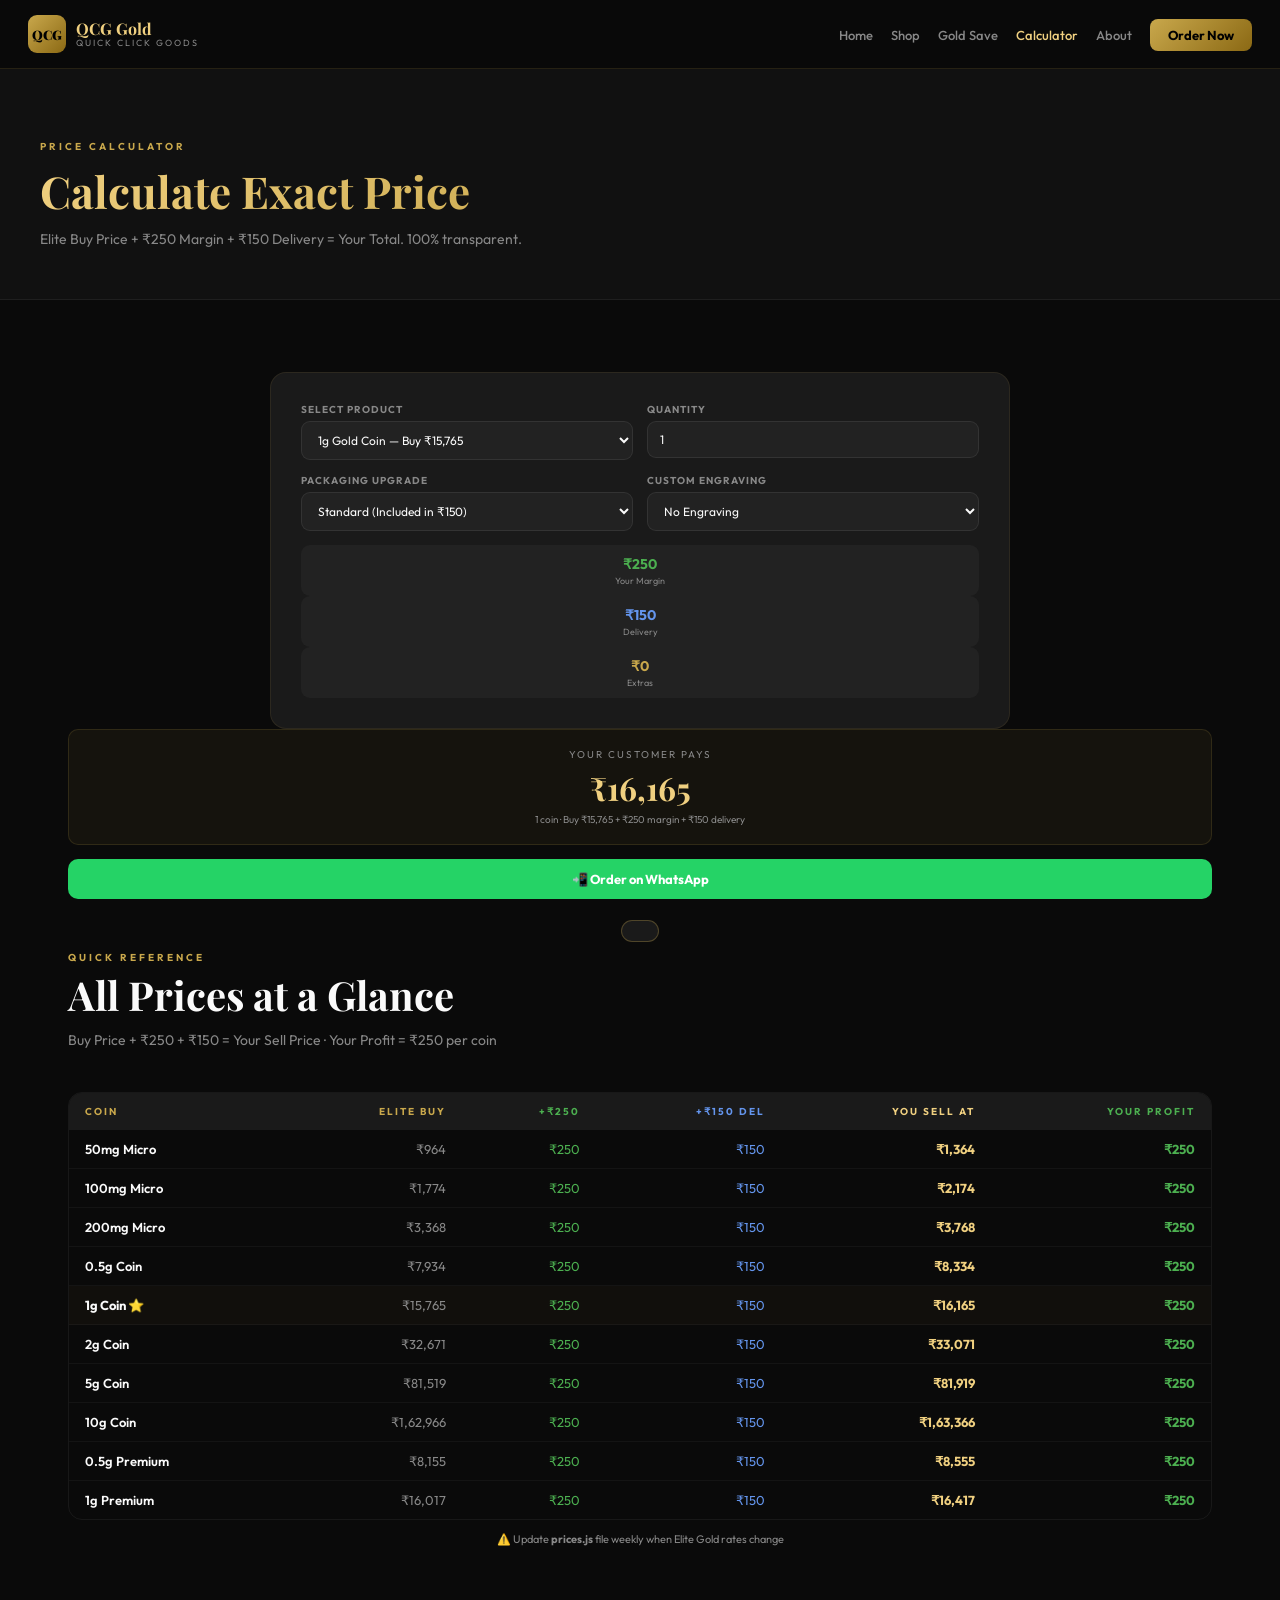
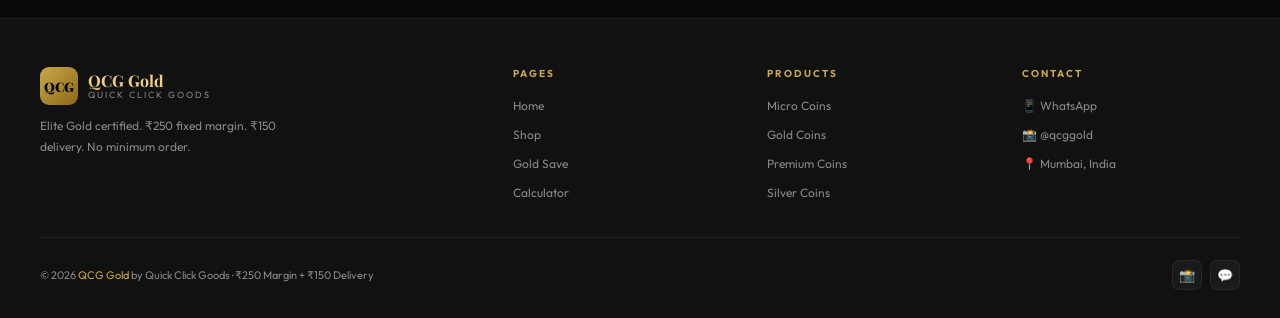
<file: calculator.html>
<!DOCTYPE html>
<html lang="en">
<head>
<meta charset="UTF-8">
<meta name="viewport" content="width=device-width, initial-scale=1.0">
<title>Price Calculator — QCG Gold</title>
<link rel="stylesheet" href="style.css">
<link href="https://fonts.googleapis.com/css2?family=Playfair+Display:wght@400;600;700;900&family=Outfit:wght@300;400;500;600;700&display=swap" rel="stylesheet">
</head>
<body>
<nav id="nav">
  <a href="index.html" class="logo"><div class="logo-box">QCG</div><div><div class="logo-name">QCG Gold</div><div class="logo-sub">Quick Click Goods</div></div></a>
  <ul class="nav-links">
    <li><a href="index.html">Home</a></li><li><a href="shop.html">Shop</a></li><li><a href="goldsave.html">Gold Save</a></li>
    <li><a href="calculator.html" class="active">Calculator</a></li><li><a href="about.html">About</a></li>
    <li><a href="https://wa.me/919999999999" class="nav-cta" target="_blank">Order Now</a></li>
  </ul>
  <div class="hamburger" onclick="toggleNav()"><span></span><span></span><span></span></div>
</nav>
<div class="mobile-nav" id="mobileNav">
  <a href="index.html">🏠 Home</a><a href="shop.html">🪙 Shop</a><a href="goldsave.html">💰 Gold Save</a><a href="calculator.html">🧮 Calculator</a><a href="about.html">ℹ️ About</a>
</div>

<div class="page-header">
  <div class="page-header-inner">
    <div class="slabel">Price Calculator</div>
    <h1 class="grad">Calculate Exact Price</h1>
    <p>Elite Buy Price + ₹250 Margin + ₹150 Delivery = Your Total. 100% transparent.</p>
  </div>
</div>

<section class="sec">
  <div class="calc-box">
    
    <div class="cgrid">
      <div>
        <label class="clbl">Select Product</label>
        <select class="csel" id="cMetal" onchange="calc()">
          <optgroup label="Micro Gold (999)">
            <option value="964">50mg Micro Gold — Buy ₹964</option>
            <option value="1774">100mg Micro Gold — Buy ₹1,774</option>
            <option value="3368">200mg Micro Gold — Buy ₹3,368</option>
          </optgroup>
          <optgroup label="Standard Gold (999)">
            <option value="7934">0.5g Gold Coin — Buy ₹7,934</option>
            <option value="15765" selected>1g Gold Coin — Buy ₹15,765</option>
            <option value="32671">2g Gold Coin — Buy ₹32,671</option>
            <option value="65271">4g Gold Coin — Buy ₹65,271</option>
            <option value="81519">5g Gold Coin — Buy ₹81,519</option>
            <option value="130407">8g Gold Coin — Buy ₹1,30,407</option>
            <option value="162966">10g Gold Coin — Buy ₹1,62,966</option>
            <option value="325735">20g Gold Coin — Buy ₹3,25,735</option>
            <option value="813963">50g Gold Coin — Buy ₹8,13,963</option>
          </optgroup>
          <optgroup label="Premium Coins (999)">
            <option value="8155">0.5g Premium Coin — Buy ₹8,155</option>
            <option value="16017">1g Premium Coin — Buy ₹16,017</option>
          </optgroup>
          <optgroup label="Silver Coins (999)">
            <option value="430">5g Silver — Buy ₹430</option>
            <option value="880">10g Silver — Buy ₹880</option>
            <option value="1750">20g Silver — Buy ₹1,750</option>
            <option value="4350">50g Silver — Buy ₹4,350</option>
            <option value="8700">100g Silver — Buy ₹8,700</option>
          </optgroup>
        </select>
      </div>
      <div>
        <label class="clbl">Quantity</label>
        <input type="number" class="cinp2" id="cQ" value="1" min="1" oninput="calc()">
      </div>
    </div>
    <div class="cgrid">
      <div>
        <label class="clbl">Packaging Upgrade</label>
        <select class="csel" id="cPk" onchange="calc()">
          <option value="0">Standard (Included in ₹150)</option>
          <option value="100">Premium Gift Box (+₹100)</option>
          <option value="250">Luxury Festival Box (+₹250)</option>
          <option value="450">Corporate Branded Box (+₹450)</option>
        </select>
      </div>
      <div>
        <label class="clbl">Custom Engraving</label>
        <select class="csel" id="cEn" onchange="calc()">
          <option value="0">No Engraving</option>
          <option value="300">Name Engraving (+₹300)</option>
          <option value="500">Name + Date (+₹500)</option>
          <option value="800">Corporate Logo (+₹800)</option>
        </select>
      </div>
    </div>

    <!-- LIVE BREAKDOWN -->
    
      <div class="cbd"><div class="cbd-val" style="color:var(--green)">₹250</div><div class="cbd-lbl">Your Margin</div></div>
      <div class="cbd"><div class="cbd-val" style="color:#6495ED" id="cbDel">₹150</div><div class="cbd-lbl">Delivery</div></div>
      <div class="cbd"><div class="cbd-val" id="cbExtra" style="color:var(--gold)">₹0</div><div class="cbd-lbl">Extras</div></div>
    </div>

    <div class="cresult">
      <div style="font-size:10px;letter-spacing:2px;text-transform:uppercase;color:var(--muted);margin-bottom:5px">Your Customer Pays</div>
      <div class="crv" id="cR">₹16,165</div>
      <div class="crn" id="cN">1g Coin × 1 · Buy ₹15,765 + ₹250 margin + ₹150 delivery</div>
      
    </div>

    <a href="https://wa.me/919999999999?text=Hi QCG Gold! I want to order." class="wa-btn" style="margin-top:14px" target="_blank">📲 Order on WhatsApp</a>
  </div>

  <!-- QUICK REFERENCE TABLE -->
  <div style="margin-top:52px">
    <div class="slabel">Quick Reference</div>
    <h2 class="stitle">All Prices at a Glance</h2>
    <p class="ssub">Buy Price + ₹250 + ₹150 = Your Sell Price · Your Profit = ₹250 per coin</p>
    <div style="overflow-x:auto;border-radius:14px;border:1px solid rgba(255,255,255,.06)">
      <table style="width:100%;border-collapse:collapse;font-size:13px">
        <thead>
          <tr style="background:var(--dark2)">
            <th style="padding:12px 16px;text-align:left;color:var(--gold);font-size:10px;letter-spacing:2px;text-transform:uppercase">Coin</th>
            <th style="padding:12px 16px;text-align:right;color:var(--gold);font-size:10px;letter-spacing:2px;text-transform:uppercase">Elite Buy</th>
            <th style="padding:12px 16px;text-align:right;color:var(--green);font-size:10px;letter-spacing:2px;text-transform:uppercase">+₹250</th>
            <th style="padding:12px 16px;text-align:right;color:#6495ED;font-size:10px;letter-spacing:2px;text-transform:uppercase">+₹150 Del</th>
            <th style="padding:12px 16px;text-align:right;color:var(--gold-l);font-size:10px;letter-spacing:2px;text-transform:uppercase">You Sell At</th>
            <th style="padding:12px 16px;text-align:right;color:var(--green);font-size:10px;letter-spacing:2px;text-transform:uppercase">Your Profit</th>
          </tr>
        </thead>
        <tbody>
          <tr style="border-bottom:1px solid rgba(255,255,255,.04)"><td style="padding:11px 16px;font-weight:600">50mg Micro</td><td style="padding:11px 16px;text-align:right;color:var(--muted)">₹964</td><td style="padding:11px 16px;text-align:right;color:var(--green)">₹250</td><td style="padding:11px 16px;text-align:right;color:#6495ED">₹150</td><td style="padding:11px 16px;text-align:right;font-weight:700;color:var(--gold-l)">₹1,364</td><td style="padding:11px 16px;text-align:right;font-weight:700;color:var(--green)">₹250</td></tr>
          <tr style="border-bottom:1px solid rgba(255,255,255,.04)"><td style="padding:11px 16px;font-weight:600">100mg Micro</td><td style="padding:11px 16px;text-align:right;color:var(--muted)">₹1,774</td><td style="padding:11px 16px;text-align:right;color:var(--green)">₹250</td><td style="padding:11px 16px;text-align:right;color:#6495ED">₹150</td><td style="padding:11px 16px;text-align:right;font-weight:700;color:var(--gold-l)">₹2,174</td><td style="padding:11px 16px;text-align:right;font-weight:700;color:var(--green)">₹250</td></tr>
          <tr style="border-bottom:1px solid rgba(255,255,255,.04)"><td style="padding:11px 16px;font-weight:600">200mg Micro</td><td style="padding:11px 16px;text-align:right;color:var(--muted)">₹3,368</td><td style="padding:11px 16px;text-align:right;color:var(--green)">₹250</td><td style="padding:11px 16px;text-align:right;color:#6495ED">₹150</td><td style="padding:11px 16px;text-align:right;font-weight:700;color:var(--gold-l)">₹3,768</td><td style="padding:11px 16px;text-align:right;font-weight:700;color:var(--green)">₹250</td></tr>
          <tr style="border-bottom:1px solid rgba(255,255,255,.04)"><td style="padding:11px 16px;font-weight:600">0.5g Coin</td><td style="padding:11px 16px;text-align:right;color:var(--muted)">₹7,934</td><td style="padding:11px 16px;text-align:right;color:var(--green)">₹250</td><td style="padding:11px 16px;text-align:right;color:#6495ED">₹150</td><td style="padding:11px 16px;text-align:right;font-weight:700;color:var(--gold-l)">₹8,334</td><td style="padding:11px 16px;text-align:right;font-weight:700;color:var(--green)">₹250</td></tr>
          <tr style="border-bottom:1px solid rgba(255,255,255,.04);background:rgba(201,168,76,.03)"><td style="padding:11px 16px;font-weight:700">1g Coin ⭐</td><td style="padding:11px 16px;text-align:right;color:var(--muted)">₹15,765</td><td style="padding:11px 16px;text-align:right;color:var(--green)">₹250</td><td style="padding:11px 16px;text-align:right;color:#6495ED">₹150</td><td style="padding:11px 16px;text-align:right;font-weight:700;color:var(--gold-l)">₹16,165</td><td style="padding:11px 16px;text-align:right;font-weight:700;color:var(--green)">₹250</td></tr>
          <tr style="border-bottom:1px solid rgba(255,255,255,.04)"><td style="padding:11px 16px;font-weight:600">2g Coin</td><td style="padding:11px 16px;text-align:right;color:var(--muted)">₹32,671</td><td style="padding:11px 16px;text-align:right;color:var(--green)">₹250</td><td style="padding:11px 16px;text-align:right;color:#6495ED">₹150</td><td style="padding:11px 16px;text-align:right;font-weight:700;color:var(--gold-l)">₹33,071</td><td style="padding:11px 16px;text-align:right;font-weight:700;color:var(--green)">₹250</td></tr>
          <tr style="border-bottom:1px solid rgba(255,255,255,.04)"><td style="padding:11px 16px;font-weight:600">5g Coin</td><td style="padding:11px 16px;text-align:right;color:var(--muted)">₹81,519</td><td style="padding:11px 16px;text-align:right;color:var(--green)">₹250</td><td style="padding:11px 16px;text-align:right;color:#6495ED">₹150</td><td style="padding:11px 16px;text-align:right;font-weight:700;color:var(--gold-l)">₹81,919</td><td style="padding:11px 16px;text-align:right;font-weight:700;color:var(--green)">₹250</td></tr>
          <tr style="border-bottom:1px solid rgba(255,255,255,.04)"><td style="padding:11px 16px;font-weight:600">10g Coin</td><td style="padding:11px 16px;text-align:right;color:var(--muted)">₹1,62,966</td><td style="padding:11px 16px;text-align:right;color:var(--green)">₹250</td><td style="padding:11px 16px;text-align:right;color:#6495ED">₹150</td><td style="padding:11px 16px;text-align:right;font-weight:700;color:var(--gold-l)">₹1,63,366</td><td style="padding:11px 16px;text-align:right;font-weight:700;color:var(--green)">₹250</td></tr>
          <tr style="border-bottom:1px solid rgba(255,255,255,.04)"><td style="padding:11px 16px;font-weight:600">0.5g Premium</td><td style="padding:11px 16px;text-align:right;color:var(--muted)">₹8,155</td><td style="padding:11px 16px;text-align:right;color:var(--green)">₹250</td><td style="padding:11px 16px;text-align:right;color:#6495ED">₹150</td><td style="padding:11px 16px;text-align:right;font-weight:700;color:var(--gold-l)">₹8,555</td><td style="padding:11px 16px;text-align:right;font-weight:700;color:var(--green)">₹250</td></tr>
          <tr><td style="padding:11px 16px;font-weight:600">1g Premium</td><td style="padding:11px 16px;text-align:right;color:var(--muted)">₹16,017</td><td style="padding:11px 16px;text-align:right;color:var(--green)">₹250</td><td style="padding:11px 16px;text-align:right;color:#6495ED">₹150</td><td style="padding:11px 16px;text-align:right;font-weight:700;color:var(--gold-l)">₹16,417</td><td style="padding:11px 16px;text-align:right;font-weight:700;color:var(--green)">₹250</td></tr>
        </tbody>
      </table>
    </div>
    <div style="margin-top:12px;font-size:11px;color:var(--muted);text-align:center">⚠️ Update <strong>prices.js</strong> file weekly when Elite Gold rates change</div>
  </div>
</section>

<footer class="footer">
  <div class="footer-in">
    <div class="ftop">
      <div><div class="logo"><div class="logo-box">QCG</div><div><div class="logo-name">QCG Gold</div><div class="logo-sub">Quick Click Goods</div></div></div><p class="fdesc">Elite Gold certified. ₹250 fixed margin. ₹150 delivery. No minimum order.</p></div>
      <div><div class="fhead">Pages</div><ul class="flinks"><li><a href="index.html">Home</a></li><li><a href="shop.html">Shop</a></li><li><a href="goldsave.html">Gold Save</a></li><li><a href="calculator.html">Calculator</a></li></ul></div>
      <div><div class="fhead">Products</div><ul class="flinks"><li><a href="shop.html">Micro Coins</a></li><li><a href="shop.html">Gold Coins</a></li><li><a href="shop.html">Premium Coins</a></li><li><a href="shop.html">Silver Coins</a></li></ul></div>
      <div><div class="fhead">Contact</div><ul class="flinks"><li><a href="https://wa.me/919999999999" target="_blank">📱 WhatsApp</a></li><li><a href="#">📸 @qcggold</a></li><li><a href="#">📍 Mumbai, India</a></li></ul></div>
    </div>
    <div class="fbot"><div class="fcopy">© 2026 <span>QCG Gold</span> by Quick Click Goods · ₹250 Margin + ₹150 Delivery</div><div class="fsocial"><a href="#" class="slink">📸</a><a href="#" class="slink">💬</a></div></div>
  </div>
</footer>

<div class="toast" id="toast"></div>
<script src="prices.js"></script>
<script src="main.js"></script>
<script>
// Calculator specific logic
function calc() {
  const buyPrice = parseInt(document.getElementById('cMetal').value) || 0;
  const qty = parseInt(document.getElementById('cQ').value) || 1;
  const packExtra = parseInt(document.getElementById('cPk').value) || 0;
  const engrave = parseInt(document.getElementById('cEn').value) || 0;
  const delivery = DELIVERY + packExtra;
  const extras = engrave * qty;
  const subtotal = (buyPrice + MARGIN) * qty;
  const total = subtotal + delivery + extras;
  const profit = MARGIN * qty;
  document.getElementById('cR').textContent = '₹' + total.toLocaleString('en-IN');
  document.getElementById('cN').textContent = qty + ' coin' + (qty>1?'s':'') + ' · Buy ₹' + (buyPrice*qty).toLocaleString('en-IN') + ' + ₹' + (MARGIN*qty).toLocaleString('en-IN') + ' margin + ₹' + delivery + ' delivery';
  document.getElementById('cbBuy').textContent = '₹' + (buyPrice * qty).toLocaleString('en-IN');
  document.getElementById('cbDel').textContent = '₹' + delivery;
  document.getElementById('cbExtra').textContent = '₹' + extras;
  document.getElementById('cProfit').textContent = profit.toLocaleString('en-IN');
}
calc();
</script>
</body>
</html>
</file>
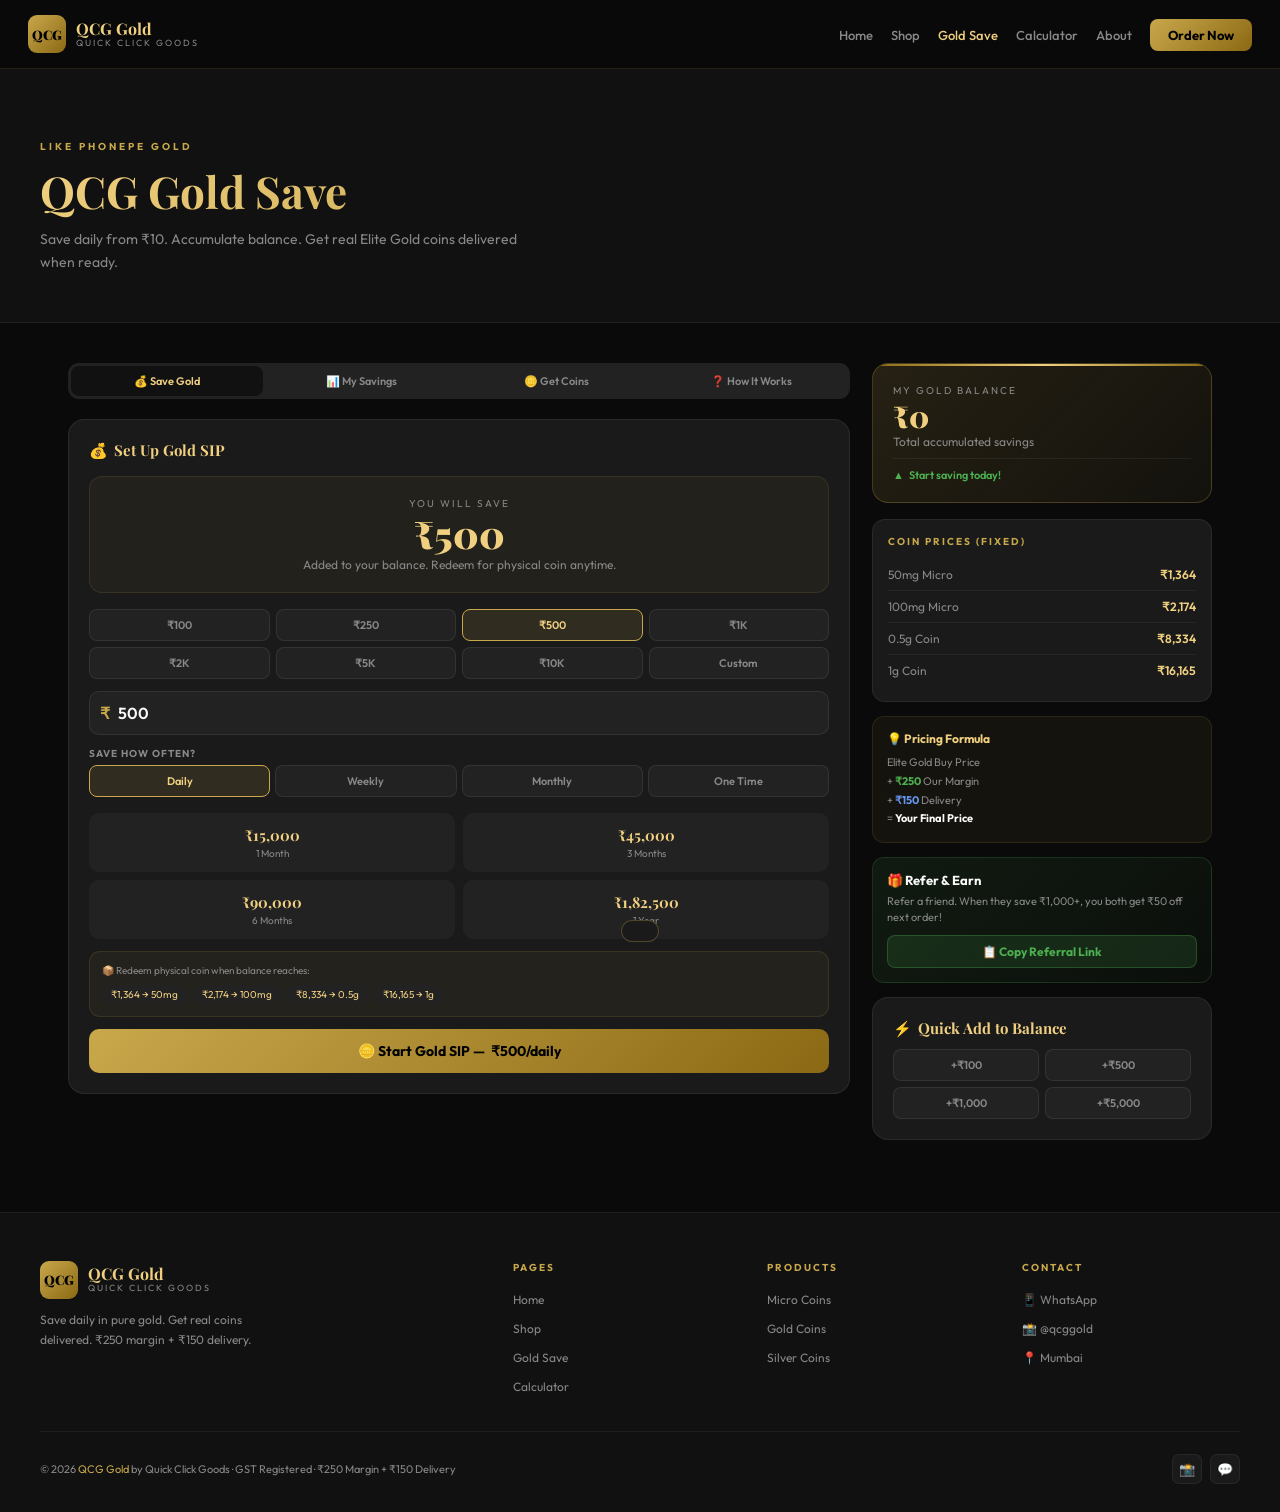
<file: goldsave.html>
<!DOCTYPE html>
<html lang="en">
<head>
<meta charset="UTF-8">
<meta name="viewport" content="width=device-width, initial-scale=1.0">
<title>Gold Save SIP — QCG Gold</title>
<link rel="stylesheet" href="style.css">
<link href="https://fonts.googleapis.com/css2?family=Playfair+Display:wght@400;600;700;900&family=Outfit:wght@300;400;500;600;700&display=swap" rel="stylesheet">
</head>
<body>
<nav id="nav">
  <a href="index.html" class="logo"><div class="logo-box">QCG</div><div><div class="logo-name">QCG Gold</div><div class="logo-sub">Quick Click Goods</div></div></a>
  <ul class="nav-links">
    <li><a href="index.html">Home</a></li><li><a href="shop.html">Shop</a></li>
    <li><a href="goldsave.html" class="active">Gold Save</a></li><li><a href="calculator.html">Calculator</a></li><li><a href="about.html">About</a></li>
    <li><a href="https://wa.me/919999999999" class="nav-cta" target="_blank">Order Now</a></li>
  </ul>
  <div class="hamburger" onclick="toggleNav()"><span></span><span></span><span></span></div>
</nav>
<div class="mobile-nav" id="mobileNav">
  <a href="index.html">🏠 Home</a><a href="shop.html">🪙 Shop</a><a href="goldsave.html">💰 Gold Save</a><a href="calculator.html">🧮 Calculator</a><a href="about.html">ℹ️ About</a>
</div>

<div class="page-header">
  <div class="page-header-inner">
    <div class="slabel">Like PhonePe Gold</div>
    <h1 class="grad">QCG Gold Save</h1>
    <p>Save daily from ₹10. Accumulate balance. Get real Elite Gold coins delivered when ready.</p>
  </div>
</div>

<div class="sip-layout" style="padding-top:40px">
  <!-- LEFT: SIP CONTROLS -->
  <div>
    <div class="sip-tabs">
      <button class="stab active" onclick="showSip('save',this)">💰 Save Gold</button>
      <button class="stab" onclick="showSip('track',this)">📊 My Savings</button>
      <button class="stab" onclick="showSip('redeem',this)">🪙 Get Coins</button>
      <button class="stab" onclick="showSip('how',this)">❓ How It Works</button>
    </div>

    <!-- SAVE TAB -->
    <div id="sip-save">
      <div class="card">
        <div class="ctitle"><span>💰</span>Set Up Gold SIP</div>
        <div class="amt-disp">
          <div class="amt-lbl">You will save</div>
          <div class="amt-big" id="sipDispAmt">₹500</div>
          <div style="font-size:12px;color:var(--muted);margin-top:4px">Added to your balance. Redeem for physical coin anytime.</div>
        </div>
        <div class="qamts">
          <button class="qbtn" onclick="setA(100,this)">₹100</button>
          <button class="qbtn" onclick="setA(250,this)">₹250</button>
          <button class="qbtn active" onclick="setA(500,this)">₹500</button>
          <button class="qbtn" onclick="setA(1000,this)">₹1K</button>
          <button class="qbtn" onclick="setA(2000,this)">₹2K</button>
          <button class="qbtn" onclick="setA(5000,this)">₹5K</button>
          <button class="qbtn" onclick="setA(10000,this)">₹10K</button>
          <button class="qbtn" onclick="document.getElementById('sipCustom').focus()">Custom</button>
        </div>
        <div class="cinp-w"><span class="rsign">₹</span><input type="number" class="cinp" id="sipCustom" value="500" min="10" oninput="updSip()"></div>
        <label class="rl">Save How Often?</label>
        <div class="freq-row">
          <button class="frtab active" onclick="setFr('daily',this)">Daily</button>
          <button class="frtab" onclick="setFr('weekly',this)">Weekly</button>
          <button class="frtab" onclick="setFr('monthly',this)">Monthly</button>
          <button class="frtab" onclick="setFr('onetime',this)">One Time</button>
        </div>
        <div class="proj-grid">
          <div class="prj"><div class="prjv" id="p1m">₹15,000</div><div class="prjl">1 Month</div></div>
          <div class="prj"><div class="prjv" id="p3m">₹45,000</div><div class="prjl">3 Months</div></div>
          <div class="prj"><div class="prjv" id="p6m">₹90,000</div><div class="prjl">6 Months</div></div>
          <div class="prj"><div class="prjv" id="p1y">₹1,80,000</div><div class="prjl">1 Year</div></div>
        </div>
        <div style="margin:12px 0;padding:12px;background:rgba(201,168,76,.06);border-radius:11px;border:1px solid rgba(201,168,76,.12)">
          <div style="font-size:10px;color:var(--muted);margin-bottom:8px">📦 Redeem physical coin when balance reaches:</div>
          <div style="display:flex;gap:6px;flex-wrap:wrap">
            <span style="font-size:10px;background:var(--dark3);padding:3px 9px;border-radius:100px;color:var(--gold-l)">₹1,364 → 50mg</span>
            <span style="font-size:10px;background:var(--dark3);padding:3px 9px;border-radius:100px;color:var(--gold-l)">₹2,174 → 100mg</span>
            <span style="font-size:10px;background:var(--dark3);padding:3px 9px;border-radius:100px;color:var(--gold-l)">₹8,334 → 0.5g</span>
            <span style="font-size:10px;background:var(--dark3);padding:3px 9px;border-radius:100px;color:var(--gold-l)">₹16,165 → 1g</span>
          </div>
        </div>
        <button class="start-btn" onclick="startSip()">🪙 Start Gold SIP — <span id="sipBtnT">₹500/day</span></button>
      </div>
    </div>

    <!-- TRACK TAB -->
    <div id="sip-track" style="display:none">
      <div class="card">
        <div style="display:flex;justify-content:space-between;align-items:flex-start;flex-wrap:wrap;gap:10px;margin-bottom:14px">
          <div>
            <div style="font-size:10px;letter-spacing:2px;text-transform:uppercase;color:var(--muted);margin-bottom:3px">My Gold Balance</div>
            <div style="font-family:'Playfair Display',serif;font-size:28px;font-weight:700;color:var(--gold-l)" id="trTot">₹0</div>
            <div style="font-size:11px;color:var(--muted)" id="trInr">Start saving to see progress</div>
          </div>
          <div style="text-align:right"><div style="font-size:10px;color:var(--muted)">Total Saved</div><div style="font-size:14px;font-weight:600;color:var(--green)" id="trGain">₹0</div></div>
        </div>
        <div class="chart-wrap">
          <svg class="chart" id="sipChart" viewBox="0 0 600 150" preserveAspectRatio="none">
            <defs><linearGradient id="cg" x1="0" y1="0" x2="0" y2="1"><stop offset="0%" stop-color="#C9A84C" stop-opacity=".3"/><stop offset="100%" stop-color="#C9A84C" stop-opacity="0"/></linearGradient></defs>
            <path id="cArea" fill="url(#cg)"/><path id="cLine" fill="none" stroke="#C9A84C" stroke-width="2"/>
          </svg>
        </div>
        <div style="margin:14px 0">
          <div style="display:flex;justify-content:space-between;font-size:10px;color:var(--muted);margin-bottom:6px"><span>Progress to next coin</span><span id="progPct">0%</span></div>
          <div class="prog-bar"><div class="prog-fill" id="progF" style="width:0%"></div></div>
          <div style="font-size:10px;color:var(--muted);margin-top:3px" id="progNxt">Save ₹1,364 more for 50mg coin</div>
        </div>
        <div class="ms-row">
          <div class="ms" data-thresh="1364"><div class="ms-icon">🌱</div><div class="ms-g">50mg</div><div class="ms-l">₹1,364</div></div>
          <div class="ms" data-thresh="2174"><div class="ms-icon">⭐</div><div class="ms-g">100mg</div><div class="ms-l">₹2,174</div></div>
          <div class="ms" data-thresh="3768"><div class="ms-icon">🌟</div><div class="ms-g">200mg</div><div class="ms-l">₹3,768</div></div>
          <div class="ms" data-thresh="8334"><div class="ms-icon">🏆</div><div class="ms-g">0.5g</div><div class="ms-l">₹8,334</div></div>
          <div class="ms" data-thresh="16165"><div class="ms-icon">💎</div><div class="ms-g">1g</div><div class="ms-l">₹16,165</div></div>
          <div class="ms" data-thresh="33071"><div class="ms-icon">👑</div><div class="ms-g">2g</div><div class="ms-l">₹33,071</div></div>
        </div>
      </div>
      <div class="card">
        <div class="ctitle"><span>📋</span>Transaction History</div>
        <div class="hist-list" id="histList"><div style="text-align:center;padding:24px;color:var(--muted);font-size:12px">No transactions yet. Start your Gold SIP!</div></div>
      </div>
    </div>

    <!-- REDEEM TAB -->
    <div id="sip-redeem" style="display:none">
      <div class="card">
        <div class="ctitle"><span>🪙</span>Get Physical Coin</div>
        <div style="background:rgba(201,168,76,.06);border:1px solid rgba(201,168,76,.15);border-radius:10px;padding:13px;margin-bottom:14px;display:flex;justify-content:space-between;align-items:center;flex-wrap:wrap;gap:8px">
          <div><div style="font-size:10px;color:var(--muted)">Your Balance</div><div style="font-family:'Playfair Display',serif;font-size:22px;font-weight:700;color:var(--gold-l)" id="rdBal">₹0</div></div>
          <div style="text-align:right"><div style="font-size:10px;color:var(--muted)">Status</div><div style="font-size:13px;font-weight:700" id="rdInr">Save more to redeem</div></div>
        </div>
        <div class="rd-opts">
          <div class="rd-opt sel" onclick="selRd('coin',this)"><div class="rd-ico">🪙</div><div class="rd-ttl">Physical Coin</div><div class="rd-dsc">Real coin delivered to door</div></div>
          <div class="rd-opt" onclick="selRd('sell',this)"><div class="rd-ico">💵</div><div class="rd-ttl">Sell Gold</div><div class="rd-dsc">Get money at buyback rate</div></div>
        </div>
        <div id="rdCoinF">
          <label class="rl">Select Coin Size</label>
          <select class="rsel" id="rdSize">
            <option value="50mg,1364">50mg Micro — ₹1,364</option>
            <option value="100mg,2174">100mg Micro — ₹2,174</option>
            <option value="200mg,3768">200mg Micro — ₹3,768</option>
            <option value="0.5g,8334">0.5g Coin — ₹8,334</option>
            <option value="1g,16165" selected>1g Coin — ₹16,165</option>
            <option value="2g,33071">2g Coin — ₹33,071</option>
          </select>
          <label class="rl">Quantity</label>
          <input type="number" class="rinp" id="rdQty" value="1" min="1">
          <label class="rl">Delivery Address</label>
          <input type="text" class="rinp" id="rdAddr" placeholder="Full delivery address...">
          <button class="start-btn" onclick="redeemNow()">🪙 Redeem via WhatsApp</button>
        </div>
        <div id="rdSellF" style="display:none">
          <div style="background:rgba(255,165,0,.08);border:1px solid rgba(255,165,0,.2);border-radius:9px;padding:12px;margin-bottom:12px;font-size:11px;color:var(--muted);line-height:1.6">
            💡 Buyback rate: Elite Gold buy price minus ₹150 handling charges.
          </div>
          <button class="start-btn" style="background:linear-gradient(135deg,#4CAF50,#388E3C)" onclick="sellGold()">💵 Sell via WhatsApp</button>
        </div>
      </div>
    </div>

    <!-- HOW IT WORKS TAB -->
    <div id="sip-how" style="display:none">
      <div class="card">
        <div class="ctitle"><span>❓</span>How QCG Gold Save Works</div>
        <div style="display:flex;flex-direction:column;gap:16px">
          <div style="display:flex;gap:12px;align-items:flex-start"><div style="width:36px;height:36px;min-width:36px;border-radius:50%;background:linear-gradient(135deg,var(--gold),var(--gold-d));display:flex;align-items:center;justify-content:center;font-family:'Playfair Display',serif;font-weight:700;font-size:16px;color:#000;flex-shrink:0">1</div><div><div style="font-size:13px;font-weight:600;margin-bottom:3px">Set Your SIP Amount</div><div style="font-size:11px;color:var(--muted);line-height:1.6">Choose ₹10 to ₹10,000. Daily, weekly, or monthly. No lock-in period.</div></div></div>
          <div style="display:flex;gap:12px;align-items:flex-start"><div style="width:36px;height:36px;min-width:36px;border-radius:50%;background:linear-gradient(135deg,var(--gold),var(--gold-d));display:flex;align-items:center;justify-content:center;font-family:'Playfair Display',serif;font-weight:700;font-size:16px;color:#000;flex-shrink:0">2</div><div><div style="font-size:13px;font-weight:600;margin-bottom:3px">Pay via UPI</div><div style="font-size:11px;color:var(--muted);line-height:1.6">Send UPI payment to our QCG Gold account. WhatsApp us screenshot for confirmation.</div></div></div>
          <div style="display:flex;gap:12px;align-items:flex-start"><div style="width:36px;height:36px;min-width:36px;border-radius:50%;background:linear-gradient(135deg,var(--gold),var(--gold-d));display:flex;align-items:center;justify-content:center;font-family:'Playfair Display',serif;font-weight:700;font-size:16px;color:#000;flex-shrink:0">3</div><div><div style="font-size:13px;font-weight:600;margin-bottom:3px">Balance Grows</div><div style="font-size:11px;color:var(--muted);line-height:1.6">We update your balance. Track progress on this page. See milestones as you save.</div></div></div>
          <div style="display:flex;gap:12px;align-items:flex-start"><div style="width:36px;height:36px;min-width:36px;border-radius:50%;background:linear-gradient(135deg,var(--gold),var(--gold-d));display:flex;align-items:center;justify-content:center;font-family:'Playfair Display',serif;font-weight:700;font-size:16px;color:#000;flex-shrink:0">4</div><div><div style="font-size:13px;font-weight:600;margin-bottom:3px">Get Physical Coin</div><div style="font-size:11px;color:var(--muted);line-height:1.6">Reach ₹1,364 for 50mg or ₹16,165 for 1g coin. Request delivery. Arrives in 24 hours.</div></div></div>
        </div>
      </div>
      <div class="card">
        <div class="ctitle"><span>⚠️</span>Important Notes</div>
        <div style="display:flex;flex-direction:column;gap:8px">
          <div style="font-size:11px;color:var(--muted);padding:10px;background:var(--dark3);border-radius:9px;line-height:1.6">✅ Coin prices are fixed: Elite Buy Price + ₹250 margin + ₹150 delivery.</div>
          <div style="font-size:11px;color:var(--muted);padding:10px;background:var(--dark3);border-radius:9px;line-height:1.6">✅ Prices update weekly when Elite Gold rates change.</div>
          <div style="font-size:11px;color:var(--muted);padding:10px;background:var(--dark3);border-radius:9px;line-height:1.6">✅ Savings are tracked manually by QCG Gold team.</div>
          <div style="font-size:11px;color:var(--muted);padding:10px;background:var(--dark3);border-radius:9px;line-height:1.6">⚠️ This is a manual savings facilitation service. Not a SEBI registered investment product.</div>
        </div>
      </div>
    </div>
  </div>

  <!-- RIGHT: SIDEBAR -->
  <div>
    <div class="bal-card">
      <div class="bal-lbl">My Gold Balance</div>
      <div class="bal-g" id="sideG" style="font-size:30px">₹0</div>
      <div class="bal-inr">Total accumulated savings</div>
      <div class="bal-gain">▲ <span id="sideGain">Start saving today!</span></div>
    </div>

    <div style="background:var(--dark2);border:1px solid rgba(255,255,255,.07);border-radius:13px;padding:15px;margin-bottom:14px">
      <div style="font-size:10px;font-weight:700;letter-spacing:2px;text-transform:uppercase;color:var(--gold);margin-bottom:11px">Coin Prices (Fixed)</div>
      <div style="display:flex;justify-content:space-between;padding:8px 0;border-bottom:1px solid rgba(255,255,255,.05);font-size:12px"><span style="color:var(--muted)">50mg Micro</span><span style="font-weight:600;color:var(--gold-l)">₹1,364</span></div>
      <div style="display:flex;justify-content:space-between;padding:8px 0;border-bottom:1px solid rgba(255,255,255,.05);font-size:12px"><span style="color:var(--muted)">100mg Micro</span><span style="font-weight:600;color:var(--gold-l)">₹2,174</span></div>
      <div style="display:flex;justify-content:space-between;padding:8px 0;border-bottom:1px solid rgba(255,255,255,.05);font-size:12px"><span style="color:var(--muted)">0.5g Coin</span><span style="font-weight:600;color:var(--gold-l)">₹8,334</span></div>
      <div style="display:flex;justify-content:space-between;padding:8px 0;font-size:12px"><span style="color:var(--muted)">1g Coin</span><span style="font-weight:600;color:var(--gold-l)">₹16,165</span></div>
    </div>

    <div style="background:rgba(201,168,76,.06);border:1px solid rgba(201,168,76,.12);border-radius:12px;padding:14px;margin-bottom:14px">
      <div style="font-size:12px;font-weight:700;margin-bottom:7px;color:var(--gold-l)">💡 Pricing Formula</div>
      <div style="font-size:11px;color:var(--muted);line-height:1.7">Elite Gold Buy Price<br>+ <span style="color:var(--green);font-weight:700">₹250</span> Our Margin<br>+ <span style="color:#6495ED;font-weight:700">₹150</span> Delivery<br>= <strong style="color:var(--white)">Your Final Price</strong></div>
    </div>

    <div style="background:linear-gradient(135deg,rgba(76,175,80,.1),rgba(76,175,80,.03));border:1px solid rgba(76,175,80,.2);border-radius:12px;padding:14px;margin-bottom:14px">
      <div style="font-size:13px;font-weight:700;margin-bottom:5px">🎁 Refer & Earn</div>
      <div style="font-size:11px;color:var(--muted);line-height:1.5;margin-bottom:9px">Refer a friend. When they save ₹1,000+, you both get ₹50 off next order!</div>
      <button onclick="copyRef()" style="width:100%;padding:8px;border-radius:8px;background:rgba(76,175,80,.15);border:1px solid rgba(76,175,80,.3);color:var(--green);font-size:12px;font-weight:700;cursor:pointer;font-family:'Outfit',sans-serif">📋 Copy Referral Link</button>
    </div>

    <div class="card" style="margin-bottom:0">
      <div class="ctitle" style="margin-bottom:11px"><span>⚡</span>Quick Add to Balance</div>
      <div style="display:grid;grid-template-columns:1fr 1fr;gap:6px">
        <button class="qbtn" onclick="qAdd(100)">+₹100</button>
        <button class="qbtn" onclick="qAdd(500)">+₹500</button>
        <button class="qbtn" onclick="qAdd(1000)">+₹1,000</button>
        <button class="qbtn" onclick="qAdd(5000)">+₹5,000</button>
      </div>
    </div>
  </div>
</div>

<footer class="footer">
  <div class="footer-in">
    <div class="ftop">
      <div><div class="logo"><div class="logo-box">QCG</div><div><div class="logo-name">QCG Gold</div><div class="logo-sub">Quick Click Goods</div></div></div><p class="fdesc">Save daily in pure gold. Get real coins delivered. ₹250 margin + ₹150 delivery.</p></div>
      <div><div class="fhead">Pages</div><ul class="flinks"><li><a href="index.html">Home</a></li><li><a href="shop.html">Shop</a></li><li><a href="goldsave.html">Gold Save</a></li><li><a href="calculator.html">Calculator</a></li></ul></div>
      <div><div class="fhead">Products</div><ul class="flinks"><li><a href="shop.html">Micro Coins</a></li><li><a href="shop.html">Gold Coins</a></li><li><a href="shop.html">Silver Coins</a></li></ul></div>
      <div><div class="fhead">Contact</div><ul class="flinks"><li><a href="https://wa.me/919999999999" target="_blank">📱 WhatsApp</a></li><li><a href="#">📸 @qcggold</a></li><li><a href="#">📍 Mumbai</a></li></ul></div>
    </div>
    <div class="fbot"><div class="fcopy">© 2026 <span>QCG Gold</span> by Quick Click Goods · GST Registered · ₹250 Margin + ₹150 Delivery</div><div class="fsocial"><a href="#" class="slink">📸</a><a href="#" class="slink">💬</a></div></div>
  </div>
</footer>

<div class="toast" id="toast"></div>
<script src="prices.js"></script>
<script src="main.js"></script>
<script>
// Gold Save SIP Logic
let sipAmt = 500, sipFreq = 'daily', totalSaved = 0, txns = [];
const MILESTONES = [1364,2174,3768,8334,16165,33071,65671];

function setA(v,btn){document.getElementById('sipCustom').value=v;document.querySelectorAll('.qbtn').forEach(b=>b.classList.remove('active'));btn.classList.add('active');updSip();}
function setFr(f,btn){sipFreq=f;document.querySelectorAll('.frtab').forEach(b=>b.classList.remove('active'));btn.classList.add('active');updSip();}
function updSip(){
  const a=parseFloat(document.getElementById('sipCustom').value)||0;sipAmt=a;
  setEl('sipDispAmt','₹'+a.toLocaleString('en-IN'));
  setEl('sipBtnT','₹'+a.toLocaleString('en-IN')+'/'+sipFreq);
  const m={daily:{m1:30,m3:90,m6:180,m12:365},weekly:{m1:4,m3:13,m6:26,m12:52},monthly:{m1:1,m3:3,m6:6,m12:12},onetime:{m1:1,m3:1,m6:1,m12:1}};
  const f=m[sipFreq];
  setEl('p1m','₹'+(a*f.m1).toLocaleString('en-IN'));
  setEl('p3m','₹'+(a*f.m3).toLocaleString('en-IN'));
  setEl('p6m','₹'+(a*f.m6).toLocaleString('en-IN'));
  setEl('p1y','₹'+(a*f.m12).toLocaleString('en-IN'));
}
function startSip(){
  if(sipAmt<10){showToast('⚠️ Minimum ₹10');return;}
  const msg=encodeURIComponent(`Hi QCG Gold! I want to start Gold SIP:\n• Amount: ₹${sipAmt.toLocaleString('en-IN')}\n• Frequency: ${sipFreq}\nPlease share UPI details to start!`);
  window.open('https://wa.me/919999999999?text='+msg,'_blank');
  setTimeout(()=>{addTx(sipAmt,'Gold SIP — '+sipFreq.charAt(0).toUpperCase()+sipFreq.slice(1));showSip('track',document.querySelectorAll('.stab')[1]);},200);
}
function qAdd(amt){
  if(txns.length===0){sipAmt=amt;document.getElementById('sipCustom').value=amt;updSip();startSip();}
  else{addTx(amt,'Quick Add');showToast('✅ ₹'+amt.toLocaleString('en-IN')+' added!');}
}
function addTx(amt,lbl){
  totalSaved+=amt;
  txns.unshift({date:new Date().toLocaleDateString('en-IN'),lbl,amt});
  renderHist();updBal();updChart();checkMS();
}
function updBal(){
  setEl('sideG','₹'+totalSaved.toLocaleString('en-IN'));
  setEl('trTot','₹'+totalSaved.toLocaleString('en-IN'));
  setEl('trGain','₹'+totalSaved.toLocaleString('en-IN')+' saved');
  setEl('rdBal','₹'+totalSaved.toLocaleString('en-IN'));
  setEl('sideGain','₹'+totalSaved.toLocaleString('en-IN')+' saved so far!');
  const next=MILESTONES.find(m=>m>totalSaved)||MILESTONES[MILESTONES.length-1];
  const prev=MILESTONES[MILESTONES.indexOf(next)-1]||0;
  const pct=Math.min(100,Math.round(((totalSaved-prev)/(next-prev))*100))||0;
  const pf=document.getElementById('progF');if(pf)pf.style.width=pct+'%';
  setEl('progPct',pct+'%');
  setEl('progNxt','Save ₹'+Math.max(0,next-totalSaved).toLocaleString('en-IN')+' more for next coin');
  const redeemable=MILESTONES.filter(m=>m<=totalSaved);
  setEl('trInr',redeemable.length>0?redeemable.length+' coin size(s) redeemable!':'Keep saving...');
  setEl('rdInr',redeemable.length>0?'Can redeem coins!':'Save more to redeem');
}
function renderHist(){
  const el=document.getElementById('histList');if(!el)return;
  if(txns.length===0){el.innerHTML='<div style="text-align:center;padding:24px;color:var(--muted);font-size:12px">No transactions yet.</div>';return;}
  el.innerHTML=txns.map(t=>`<div class="hist-item"><div class="hi-l"><div class="hi-ico">💰</div><div><div class="hi-lbl">${t.lbl}</div><div class="hi-date">${t.date}</div></div></div><div class="hi-r"><div class="hi-amt">+₹${t.amt.toLocaleString('en-IN')}</div><div class="hi-g">Added to balance</div></div></div>`).join('');
}
function checkMS(){
  document.querySelectorAll('.ms').forEach(m=>{
    const thresh=parseInt(m.dataset.thresh);
    if(totalSaved>=thresh){m.classList.add('ok');if(!m.querySelector('.ms-chk')){const c=document.createElement('div');c.className='ms-chk';c.textContent='✓ Done!';m.appendChild(c);}}
  });
}
function updChart(){
  if(txns.length<2)return;
  const vals=[];let r=0;
  for(let i=txns.length-1;i>=0;i--){r+=txns[i].amt;vals.push(r);}
  const max=Math.max(...vals),W=600,H=150,p=18;
  const pts=vals.map((v,i)=>({x:p+(i/(vals.length-1||1))*(W-p*2),y:H-p-(v/max)*(H-p*2)}));
  const ld='M'+pts.map(pt=>pt.x+','+pt.y).join('L');
  const ad=ld+'L'+(W-p)+','+(H-p)+'L'+p+','+(H-p)+'Z';
  const cl=document.getElementById('cLine');if(cl)cl.setAttribute('d',ld);
  const ca=document.getElementById('cArea');if(ca)ca.setAttribute('d',ad);
}
function selRd(type,el){
  document.querySelectorAll('.rd-opt').forEach(o=>o.classList.remove('sel'));
  el.classList.add('sel');
  const cf=document.getElementById('rdCoinF');if(cf)cf.style.display=type==='coin'?'block':'none';
  const sf=document.getElementById('rdSellF');if(sf)sf.style.display=type==='sell'?'block':'none';
}
function redeemNow(){
  const sz=document.getElementById('rdSize')?.value||'1g,16165';
  const parts=sz.split(',');
  const qty=document.getElementById('rdQty')?.value||1;
  const addr=document.getElementById('rdAddr')?.value||'';
  if(!addr){showToast('⚠️ Enter delivery address');return;}
  const msg=encodeURIComponent(`Hi QCG Gold! Redeem Gold SIP:\n• Coin: ${parts[0]} (₹${parseInt(parts[1]).toLocaleString('en-IN')})\n• Qty: ${qty}\n• Balance: ₹${totalSaved.toLocaleString('en-IN')}\n• Deliver to: ${addr}`);
  window.open('https://wa.me/919999999999?text='+msg,'_blank');
}
function sellGold(){
  const msg=encodeURIComponent(`Hi QCG Gold! Sell my Gold SIP balance.\n• Balance: ₹${totalSaved.toLocaleString('en-IN')}\nBuyback at Elite Gold rate minus ₹150. Please process.`);
  window.open('https://wa.me/919999999999?text='+msg,'_blank');
}
function showSip(s,btn){
  ['save','track','redeem','how'].forEach(id=>{const el=document.getElementById('sip-'+id);if(el)el.style.display='none';});
  const el=document.getElementById('sip-'+s);if(el)el.style.display='block';
  document.querySelectorAll('.stab').forEach(b=>b.classList.remove('active'));
  btn.classList.add('active');
  if(s==='track')updChart();
}
updSip();
</script>
</body>
</html>
</file>
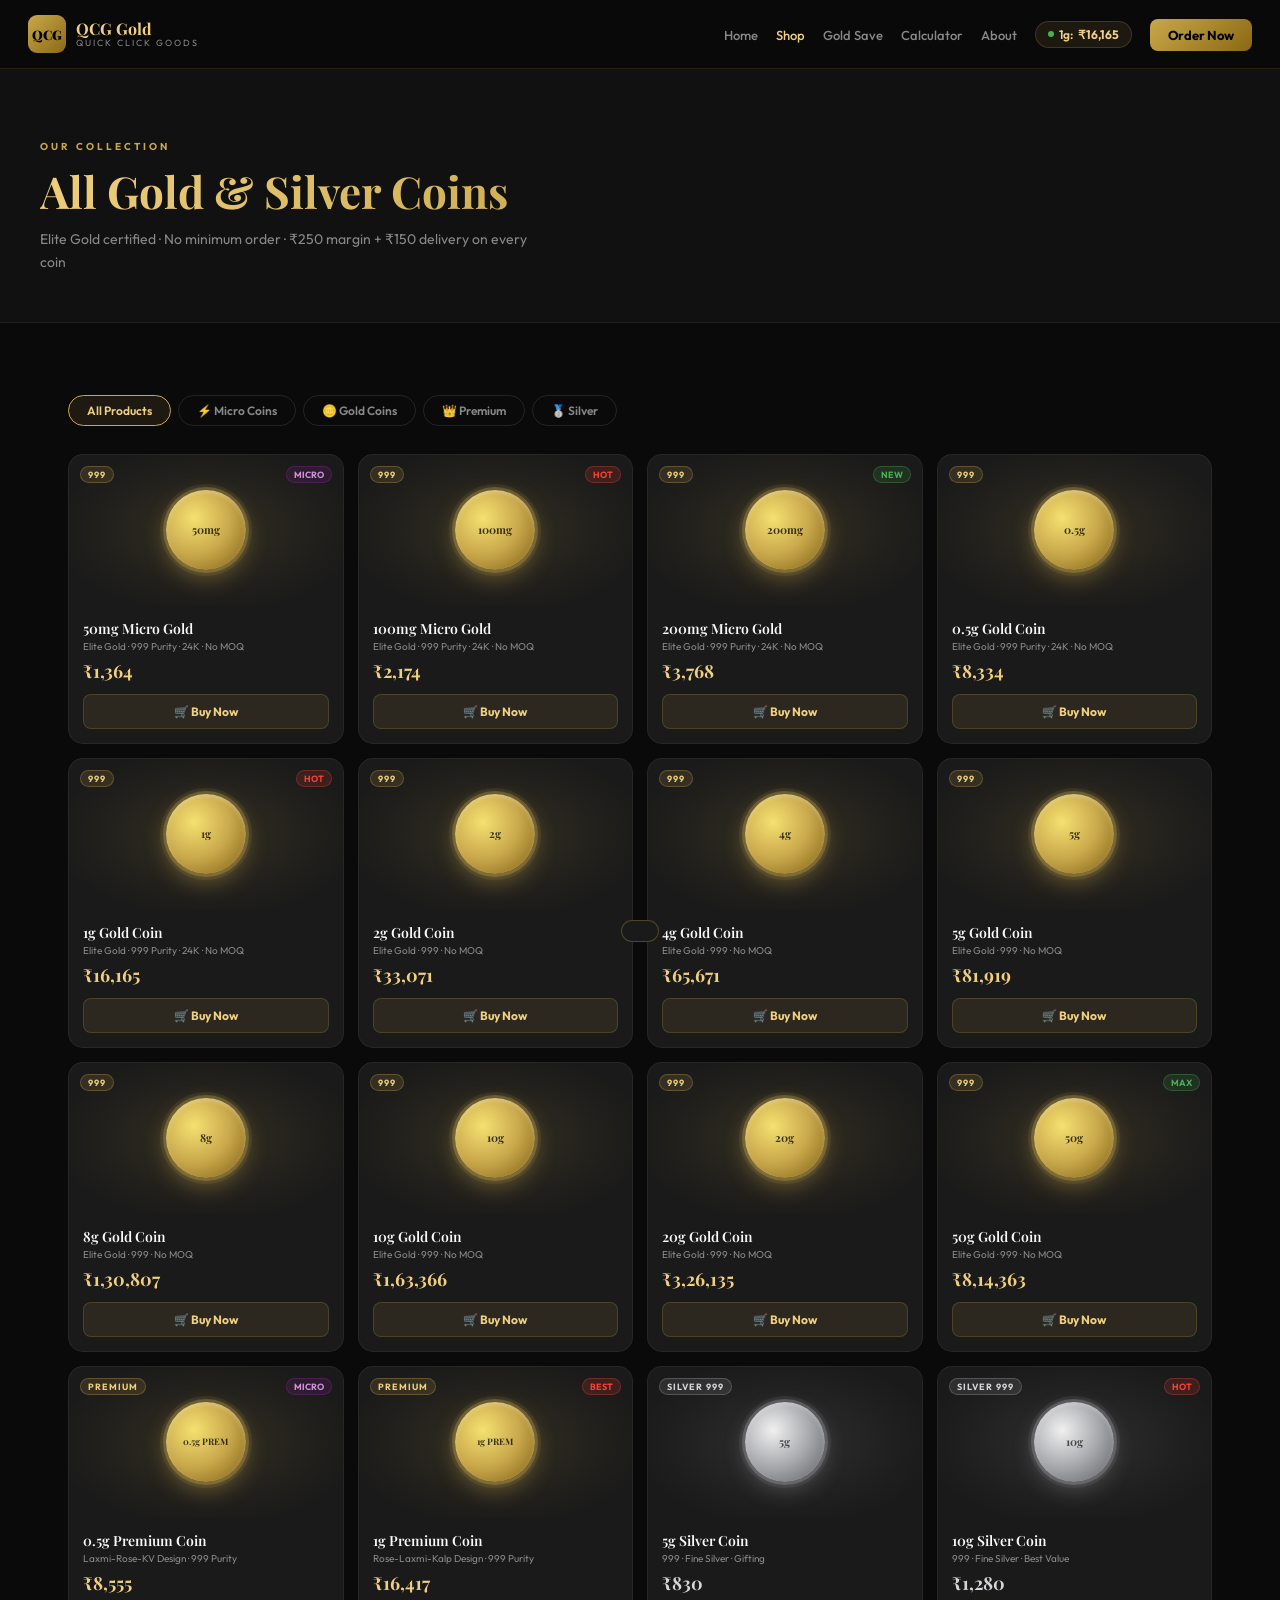
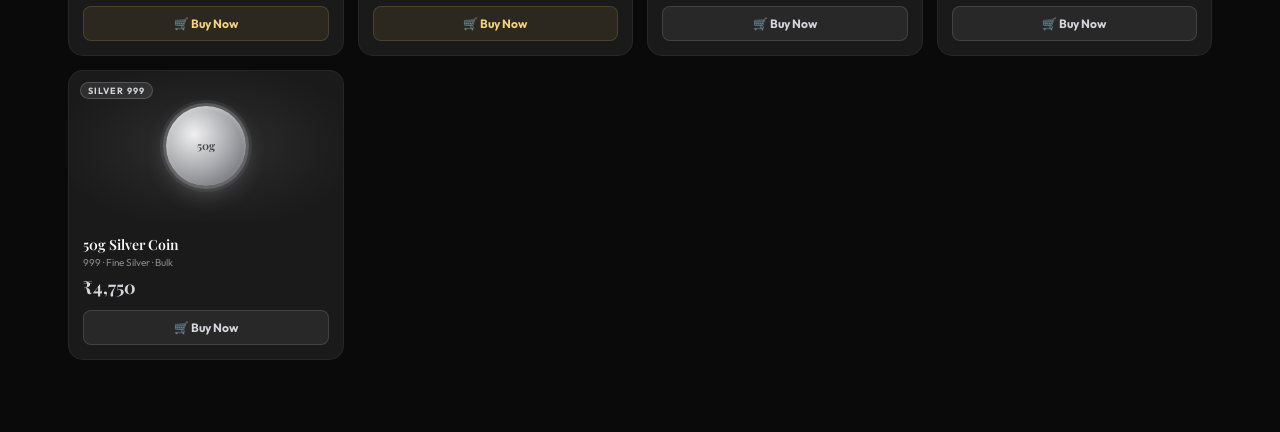
<file: shop.html>
<!DOCTYPE html>
<html lang="en">
<head>
<meta charset="UTF-8">
<meta name="viewport" content="width=device-width, initial-scale=1.0">
<title>Shop Gold Coins — QCG Gold</title>
<link rel="stylesheet" href="style.css">
<link href="https://fonts.googleapis.com/css2?family=Playfair+Display:wght@400;600;700;900&family=Outfit:wght@300;400;500;600;700&display=swap" rel="stylesheet">
</head>
<body>
<nav id="nav">
  <a href="index.html" class="logo"><div class="logo-box">QCG</div><div><div class="logo-name">QCG Gold</div><div class="logo-sub">Quick Click Goods</div></div></a>
  <ul class="nav-links">
    <li><a href="index.html">Home</a></li>
    <li><a href="shop.html" class="active">Shop</a></li>
    <li><a href="goldsave.html">Gold Save</a></li>
    <li><a href="calculator.html">Calculator</a></li>
    <li><a href="about.html">About</a></li>
    <li><div class="rate-pill"><div class="ldot"></div>1g: <strong>₹16,165</strong></div></li>
    <li><a href="https://wa.me/919999999999" class="nav-cta" target="_blank">Order Now</a></li>
  </ul>
  <div class="hamburger" onclick="toggleNav()"><span></span><span></span><span></span></div>
</nav>
<div class="mobile-nav" id="mobileNav">
  <a href="index.html">🏠 Home</a><a href="shop.html">🪙 Shop</a><a href="goldsave.html">💰 Gold Save</a><a href="calculator.html">🧮 Calculator</a><a href="about.html">ℹ️ About</a>
  <a href="https://wa.me/919999999999" target="_blank" style="background:#25D366;color:white;border-radius:8px;text-align:center">💬 WhatsApp Order</a>
</div>

<div class="page-header">
  <div class="page-header-inner">
    <div class="slabel">Our Collection</div>
    <h1 class="grad">All Gold & Silver Coins</h1>
    <p>Elite Gold certified · No minimum order · ₹250 margin + ₹150 delivery on every coin</p>
    
  </div>
</div>

<section class="sec">
  <div class="filter-row">
    <button class="fbtn fg" onclick="filterP('all',this)">All Products</button>
    <button class="fbtn" onclick="filterP('micro',this)">⚡ Micro Coins</button>
    <button class="fbtn" onclick="filterP('gold',this)">🪙 Gold Coins</button>
    <button class="fbtn" onclick="filterP('premium',this)">👑 Premium</button>
    <button class="fbtn" onclick="filterP('silver',this)">🥈 Silver</button>
  </div>

  <div class="pgrid" id="pGrid">
    <!-- MICRO -->
    <div class="pcard" data-type="micro"><div class="pimg pig"><span class="pbadge pbg">999</span><span class="pbpre">MICRO</span><div class="coin cg">50mg</div></div><div class="pbody"><div class="pname">50mg Micro Gold</div><div class="ppur">Elite Gold · 999 Purity · 24K · No MOQ</div><div class="pprow"><div><div class="pprice">₹1,364</div></div></div><a href="#" class="pbuy pbg2" onclick="openM('50mg','50mg Micro Gold Coin',964);return false">🛒 Buy Now</a></div></div>
    <div class="pcard" data-type="micro"><div class="pimg pig"><span class="pbadge pbg">999</span><span class="pbhot">HOT</span><div class="coin cg">100mg</div></div><div class="pbody"><div class="pname">100mg Micro Gold</div><div class="ppur">Elite Gold · 999 Purity · 24K · No MOQ</div><div class="pprow"><div><div class="pprice">₹2,174</div></div></div><a href="#" class="pbuy pbg2" onclick="openM('100mg','100mg Micro Gold Coin',1774);return false">🛒 Buy Now</a></div></div>
    <div class="pcard" data-type="micro"><div class="pimg pig"><span class="pbadge pbg">999</span><span class="pbnew">NEW</span><div class="coin cg">200mg</div></div><div class="pbody"><div class="pname">200mg Micro Gold</div><div class="ppur">Elite Gold · 999 Purity · 24K · No MOQ</div><div class="pprow"><div><div class="pprice">₹3,768</div></div></div><a href="#" class="pbuy pbg2" onclick="openM('200mg','200mg Micro Gold Coin',3368);return false">🛒 Buy Now</a></div></div>
    <!-- GOLD -->
    <div class="pcard" data-type="gold"><div class="pimg pig"><span class="pbadge pbg">999</span><div class="coin cg">0.5g</div></div><div class="pbody"><div class="pname">0.5g Gold Coin</div><div class="ppur">Elite Gold · 999 Purity · 24K · No MOQ</div><div class="pprow"><div><div class="pprice">₹8,334</div></div></div><a href="#" class="pbuy pbg2" onclick="openM('05g','0.5g Gold Coin',7934);return false">🛒 Buy Now</a></div></div>
    <div class="pcard" data-type="gold"><div class="pimg pig"><span class="pbadge pbg">999</span><span class="pbhot">HOT</span><div class="coin cg">1g</div></div><div class="pbody"><div class="pname">1g Gold Coin</div><div class="ppur">Elite Gold · 999 Purity · 24K · No MOQ</div><div class="pprow"><div><div class="pprice">₹16,165</div></div></div><a href="#" class="pbuy pbg2" onclick="openM('1g','1g Gold Coin',15765);return false">🛒 Buy Now</a></div></div>
    <div class="pcard" data-type="gold"><div class="pimg pig"><span class="pbadge pbg">999</span><div class="coin cg">2g</div></div><div class="pbody"><div class="pname">2g Gold Coin</div><div class="ppur">Elite Gold · 999 · No MOQ</div><div class="pprow"><div><div class="pprice">₹33,071</div></div></div><a href="#" class="pbuy pbg2" onclick="openM('2g','2g Gold Coin',32671);return false">🛒 Buy Now</a></div></div>
    <div class="pcard" data-type="gold"><div class="pimg pig"><span class="pbadge pbg">999</span><div class="coin cg">4g</div></div><div class="pbody"><div class="pname">4g Gold Coin</div><div class="ppur">Elite Gold · 999 · No MOQ</div><div class="pprow"><div><div class="pprice">₹65,671</div></div></div><a href="#" class="pbuy pbg2" onclick="openM('4g','4g Gold Coin',65271);return false">🛒 Buy Now</a></div></div>
    <div class="pcard" data-type="gold"><div class="pimg pig"><span class="pbadge pbg">999</span><div class="coin cg">5g</div></div><div class="pbody"><div class="pname">5g Gold Coin</div><div class="ppur">Elite Gold · 999 · No MOQ</div><div class="pprow"><div><div class="pprice">₹81,919</div></div></div><a href="#" class="pbuy pbg2" onclick="openM('5g','5g Gold Coin',81519);return false">🛒 Buy Now</a></div></div>
    <div class="pcard" data-type="gold"><div class="pimg pig"><span class="pbadge pbg">999</span><div class="coin cg">8g</div></div><div class="pbody"><div class="pname">8g Gold Coin</div><div class="ppur">Elite Gold · 999 · No MOQ</div><div class="pprow"><div><div class="pprice">₹1,30,807</div></div></div><a href="#" class="pbuy pbg2" onclick="openM('8g','8g Gold Coin',130407);return false">🛒 Buy Now</a></div></div>
    <div class="pcard" data-type="gold"><div class="pimg pig"><span class="pbadge pbg">999</span><div class="coin cg">10g</div></div><div class="pbody"><div class="pname">10g Gold Coin</div><div class="ppur">Elite Gold · 999 · No MOQ</div><div class="pprow"><div><div class="pprice">₹1,63,366</div></div></div><a href="#" class="pbuy pbg2" onclick="openM('10g','10g Gold Coin',162966);return false">🛒 Buy Now</a></div></div>
    <div class="pcard" data-type="gold"><div class="pimg pig"><span class="pbadge pbg">999</span><div class="coin cg">20g</div></div><div class="pbody"><div class="pname">20g Gold Coin</div><div class="ppur">Elite Gold · 999 · No MOQ</div><div class="pprow"><div><div class="pprice">₹3,26,135</div></div></div><a href="#" class="pbuy pbg2" onclick="openM('20g','20g Gold Coin',325735);return false">🛒 Buy Now</a></div></div>
    <div class="pcard" data-type="gold"><div class="pimg pig"><span class="pbadge pbg">999</span><span class="pbnew">MAX</span><div class="coin cg">50g</div></div><div class="pbody"><div class="pname">50g Gold Coin</div><div class="ppur">Elite Gold · 999 · No MOQ</div><div class="pprow"><div><div class="pprice">₹8,14,363</div></div></div><a href="#" class="pbuy pbg2" onclick="openM('50g','50g Gold Coin',813963);return false">🛒 Buy Now</a></div></div>
    <!-- PREMIUM -->
    <div class="pcard" data-type="premium"><div class="pimg pig"><span class="pbadge pbg">Premium</span><span class="pbpre">MICRO</span><div class="coin cg" style="font-size:9px">0.5g PREM</div></div><div class="pbody"><div class="pname">0.5g Premium Coin</div><div class="ppur">Laxmi-Rose-KV Design · 999 Purity</div><div class="pprow"><div><div class="pprice">₹8,555</div></div></div><a href="#" class="pbuy pbg2" onclick="openM('05gp','0.5g Premium Coin',8155);return false">🛒 Buy Now</a></div></div>
    <div class="pcard" data-type="premium"><div class="pimg pig"><span class="pbadge pbg">Premium</span><span class="pbhot">BEST</span><div class="coin cg" style="font-size:9px">1g PREM</div></div><div class="pbody"><div class="pname">1g Premium Coin</div><div class="ppur">Rose-Laxmi-Kalp Design · 999 Purity</div><div class="pprow"><div><div class="pprice">₹16,417</div></div></div><a href="#" class="pbuy pbg2" onclick="openM('1gp','1g Premium Coin',16017);return false">🛒 Buy Now</a></div></div>
    <!-- SILVER -->
    <div class="pcard silver" data-type="silver"><div class="pimg pis"><span class="pbadge pbs">Silver 999</span><div class="coin cs">5g</div></div><div class="pbody"><div class="pname">5g Silver Coin</div><div class="ppur">999 · Fine Silver · Gifting</div><div class="pprow"><div><div class="pprice sp">₹830</div></div></div><a href="#" class="pbuy pbs2" onclick="openM('s5g','5g Silver Coin',430);return false">🛒 Buy Now</a></div></div>
    <div class="pcard silver" data-type="silver"><div class="pimg pis"><span class="pbadge pbs">Silver 999</span><span class="pbhot">HOT</span><div class="coin cs">10g</div></div><div class="pbody"><div class="pname">10g Silver Coin</div><div class="ppur">999 · Fine Silver · Best Value</div><div class="pprow"><div><div class="pprice sp">₹1,280</div></div></div><a href="#" class="pbuy pbs2" onclick="openM('s10g','10g Silver Coin',880);return false">🛒 Buy Now</a></div></div>
    <div class="pcard silver" data-type="silver"><div class="pimg pis"><span class="pbadge pbs">Silver 999</span><div class="coin cs">50g</div></div><div class="pbody"><div class="pname">50g Silver Coin</div><div class="ppur">999 · Fine Silver · Bulk</div><div class="pprow"><div><div class="pprice sp">₹4,750</div></div></div><a href="#" class="pbuy pbs2" onclick="openM('s50g','50g Silver Coin',4350);return false">🛒 Buy Now</a></div></div>
  </div>
</section>

<!-- ORDER MODAL -->
<div class="mov" id="mov" onclick="closeMOv(event)">
  <div class="modal">
    <button class="mcl" onclick="closeM()">✕</button>
    <div class="mtitle">Order Summary</div>
    <div style="font-size:11px;color:var(--muted);margin-bottom:14px" id="mProd">1g Gold Coin</div>
    <div style="background:rgba(201,168,76,.05);border:1px solid rgba(201,168,76,.1);border-radius:9px;padding:12px;margin-bottom:14px;font-size:11px">
      <div style="display:flex;justify-content:space-between;padding:4px 0"><span style="color:var(--muted)">Elite Gold Buy Price</span><span id="mBuyPrice" style="font-weight:600">₹15,765</span></div>
      <div style="display:flex;justify-content:space-between;padding:4px 0"><span style="color:var(--muted)">Our Margin (Fixed)</span><span style="font-weight:700;color:var(--green)">₹250</span></div>
      <div style="display:flex;justify-content:space-between;padding:4px 0"><span style="color:var(--muted)">Delivery (Fixed)</span><span style="font-weight:700;color:#6495ED">₹150</span></div>
      <div style="display:flex;justify-content:space-between;padding:5px 0 0;border-top:1px solid rgba(201,168,76,.15);margin-top:4px;font-weight:700"><span>Per Coin</span><span style="color:var(--gold-l)" id="mPerCoin">₹16,165</span></div>
    </div>
    <div class="qrow">
      <button class="qbtn2" onclick="chQ(-1)">−</button>
      <span class="qnum" id="mQN">1</span>
      <button class="qbtn2" onclick="chQ(1)">+</button>
      <span style="font-size:10px;color:var(--muted);margin-left:5px">coins</span>
    </div>
    <div class="mrow"><span class="mlbl">Subtotal (coins only)</span><span class="mval" id="mSub">₹16,015</span></div>
    <div class="mrow"><span class="mlbl">Delivery (once per order)</span><span class="mval" style="color:#6495ED">₹150</span></div>
    <div class="mrow mtot"><span class="mlbl" style="font-weight:600">Total</span><span class="mval" id="mT">₹16,165</span></div>
    <div style="background:rgba(76,175,80,.06);border:1px solid rgba(76,175,80,.15);border-radius:8px;padding:8px;margin:10px 0;font-size:10px;color:var(--green);text-align:center">✅ Your profit: <strong>₹<span id="mProfit">250</span></strong></div>
    <a href="#" id="mWa" class="wa-btn" style="margin-top:12px" target="_blank">📲 Order on WhatsApp</a>
    <div style="text-align:center;font-size:10px;color:var(--muted);margin-top:8px">GST invoice provided · Elite Gold certified</div>
  </div>
</div>

<div class="toast" id="toast"></div>
<script src="prices.js"></script>
<script src="main.js"></script>
</body>
</html>
</file>
<file: style.css>
/* ═══════════════════════════════════════════
   QCG GOLD — MAIN STYLESHEET
   Elite Gold Buy Price + ₹250 Margin + ₹150 Delivery
   Update prices in prices.js when Elite Gold rates change
═══════════════════════════════════════════ */
:root{
  --gold:#C9A84C;--gold-l:#F0D080;--gold-d:#8B6914;
  --silver:#A8A9AD;--silver-l:#D4D5D9;--silver-d:#6B6C70;
  --black:#0A0A0A;--dark:#111111;--dark2:#1A1A1A;--dark3:#222222;
  --white:#FAFAFA;--muted:#888;--green:#4CAF50;--red:#F44336;
  --blue:#6495ED;
}
*{margin:0;padding:0;box-sizing:border-box}
html{scroll-behavior:smooth}
body{font-family:'Outfit',sans-serif;background:var(--black);color:var(--white);overflow-x:hidden}
::-webkit-scrollbar{width:4px}
::-webkit-scrollbar-thumb{background:var(--gold);border-radius:2px}

/* NAV */
nav{position:fixed;top:0;left:0;right:0;z-index:1000;padding:15px 28px;display:flex;align-items:center;justify-content:space-between;background:rgba(10,10,10,.96);backdrop-filter:blur(20px);border-bottom:1px solid rgba(201,168,76,.15);transition:padding .3s}
.logo{display:flex;align-items:center;gap:10px;text-decoration:none}
.logo-box{width:38px;height:38px;border-radius:9px;background:linear-gradient(135deg,var(--gold),var(--gold-d));display:flex;align-items:center;justify-content:center;font-family:'Playfair Display',serif;font-weight:900;font-size:13px;color:#000}
.logo-name{font-family:'Playfair Display',serif;font-size:16px;font-weight:700;color:var(--gold-l);line-height:1}
.logo-sub{font-size:9px;color:var(--muted);letter-spacing:2px;text-transform:uppercase}
.nav-links{display:flex;gap:18px;list-style:none;align-items:center}
.nav-links a{color:var(--muted);text-decoration:none;font-size:13px;font-weight:500;transition:color .2s}
.nav-links a:hover,.nav-links a.active{color:var(--gold-l)}
.rate-pill{background:rgba(201,168,76,.1);border:1px solid rgba(201,168,76,.2);padding:5px 12px;border-radius:100px;font-size:12px;font-weight:600;color:var(--gold-l);display:flex;align-items:center;gap:5px}
.ldot{width:6px;height:6px;border-radius:50%;background:var(--green);animation:pulse 2s infinite}
@keyframes pulse{0%,100%{opacity:1;transform:scale(1)}50%{opacity:.5;transform:scale(1.3)}}
.nav-cta{background:linear-gradient(135deg,var(--gold),var(--gold-d));color:#000!important;padding:8px 18px;border-radius:8px;font-weight:700!important;font-size:12px}
.hamburger{display:none;flex-direction:column;gap:5px;cursor:pointer;padding:4px;background:none;border:none}
.hamburger span{width:22px;height:2px;background:var(--white);border-radius:2px;display:block;transition:all .3s}
.mobile-nav{display:none;position:fixed;top:68px;left:0;right:0;z-index:999;background:var(--dark2);border-bottom:1px solid rgba(255,255,255,.08);padding:16px;flex-direction:column;gap:8px}
.mobile-nav.open{display:flex}
.mobile-nav a{color:var(--white);text-decoration:none;padding:12px 16px;border-radius:9px;font-size:14px;font-weight:500;background:var(--dark3);transition:all .2s}
.mobile-nav a:hover{background:rgba(201,168,76,.1);color:var(--gold-l)}

/* TICKER */
.ticker{position:fixed;top:68px;left:0;right:0;z-index:998;background:var(--gold-d);padding:6px 0;overflow:hidden}
.ticker-track{display:flex;gap:44px;animation:tick 35s linear infinite;white-space:nowrap}
.ti{display:flex;align-items:center;gap:7px;font-size:11px;font-weight:700;color:#000}
.tdot{width:4px;height:4px;border-radius:50%;background:rgba(0,0,0,.4)}
@keyframes tick{0%{transform:translateX(0)}100%{transform:translateX(-50%)}}

/* HERO */
.hero{min-height:100vh;padding:160px 28px 80px;position:relative;display:flex;align-items:center;overflow:hidden}
.hero-bg{position:absolute;inset:0;background:radial-gradient(ellipse 80% 60% at 70% 50%,rgba(201,168,76,.08) 0%,transparent 60%),var(--black)}
.hgrid{position:absolute;inset:0;background-image:linear-gradient(rgba(201,168,76,.04) 1px,transparent 1px),linear-gradient(90deg,rgba(201,168,76,.04) 1px,transparent 1px);background-size:60px 60px}
.hero-inner{position:relative;z-index:2;max-width:1200px;margin:0 auto;width:100%;display:grid;grid-template-columns:1fr 1fr;gap:52px;align-items:center}
.hero-badge{display:inline-flex;align-items:center;gap:7px;background:rgba(201,168,76,.1);border:1px solid rgba(201,168,76,.2);padding:5px 13px;border-radius:100px;font-size:11px;font-weight:600;color:var(--gold-l);letter-spacing:1px;text-transform:uppercase;margin-bottom:16px}
.hero-title{font-family:'Playfair Display',serif;font-size:clamp(34px,5vw,60px);font-weight:900;line-height:1.05;margin-bottom:14px}
.grad{background:linear-gradient(135deg,var(--gold-l),var(--gold),var(--gold-d));-webkit-background-clip:text;-webkit-text-fill-color:transparent;background-clip:text}
.hero-sub{font-size:15px;color:var(--muted);line-height:1.65;margin-bottom:28px}
.hero-sub strong{color:var(--white)}
.hero-btns{display:flex;gap:11px;flex-wrap:wrap}
.btn-p{display:inline-flex;align-items:center;gap:6px;background:linear-gradient(135deg,var(--gold),var(--gold-d));color:#000;padding:12px 24px;border-radius:10px;font-weight:700;font-size:14px;text-decoration:none;transition:all .25s;border:none;cursor:pointer;font-family:'Outfit',sans-serif}
.btn-p:hover{transform:translateY(-2px);box-shadow:0 10px 28px rgba(201,168,76,.35)}
.btn-o{display:inline-flex;align-items:center;gap:6px;background:transparent;color:var(--white);padding:12px 24px;border-radius:10px;font-weight:500;font-size:14px;text-decoration:none;border:1px solid rgba(255,255,255,.15);transition:all .25s;cursor:pointer;font-family:'Outfit',sans-serif}
.btn-o:hover{border-color:var(--gold);color:var(--gold-l)}
.hero-stats{display:flex;gap:24px;margin-top:36px;padding-top:36px;border-top:1px solid rgba(255,255,255,.06);flex-wrap:wrap}
.snum{font-family:'Playfair Display',serif;font-size:22px;font-weight:700;color:var(--gold-l)}
.slbl{font-size:10px;color:var(--muted);margin-top:2px}

/* RATE / PRICING CARD */
.rcard{background:var(--dark2);border:1px solid rgba(201,168,76,.15);border-radius:18px;padding:22px;position:relative;overflow:hidden}
.rcard::before{content:'';position:absolute;top:0;left:0;right:0;height:2px;background:linear-gradient(90deg,var(--gold-d),var(--gold-l),var(--gold-d))}
.rcard-hdr{display:flex;justify-content:space-between;align-items:center;margin-bottom:14px}
.rcard-title{font-family:'Playfair Display',serif;font-size:16px;font-weight:700;color:var(--gold-l)}
.lbadge{display:flex;align-items:center;gap:5px;font-size:10px;font-weight:700;color:var(--green);letter-spacing:1px;text-transform:uppercase}
.price-formula-box{background:rgba(76,175,80,.06);border:1px solid rgba(76,175,80,.15);border-radius:10px;padding:12px;margin-bottom:14px}
.pf-title{font-size:10px;font-weight:700;color:var(--green);letter-spacing:1px;text-transform:uppercase;margin-bottom:8px}
.pf-row{display:flex;justify-content:space-between;font-size:11px;padding:3px 0;border-bottom:1px solid rgba(255,255,255,.04)}
.pf-row span:first-child{color:var(--muted)}
.pf-row span:last-child{font-weight:600;color:var(--white)}
.pf-total{display:flex;justify-content:space-between;font-size:12px;font-weight:700;padding:7px 0 0;color:var(--gold-l)}
.green-text{color:var(--green)!important}
.blue-text{color:var(--blue)!important}
.rtabs{display:flex;gap:4px;background:var(--dark3);padding:3px;border-radius:9px;margin-bottom:14px}
.rtab{flex:1;padding:7px;border-radius:7px;border:none;background:transparent;color:var(--muted);font-size:11px;font-weight:600;cursor:pointer;transition:all .2s;font-family:'Outfit',sans-serif}
.rtab.active{background:var(--dark);color:var(--gold-l)}
.rrow{display:flex;justify-content:space-between;align-items:center;padding:10px 0;border-bottom:1px solid rgba(255,255,255,.05)}
.rrow:last-child{border-bottom:none}
.rname{font-size:13px;font-weight:500}
.rpur{font-size:10px;color:var(--muted)}
.rval{font-family:'Playfair Display',serif;font-size:15px;font-weight:700}
.rchg{font-size:10px;font-weight:600}
.up{color:var(--green)}.dn{color:var(--red)}
.rupd{margin-top:10px;font-size:10px;color:var(--muted);text-align:center}

/* WA BUTTON */
.wa-btn{display:flex;align-items:center;justify-content:center;gap:8px;width:100%;margin-top:14px;padding:12px;background:#25D366;color:#fff;border-radius:10px;font-weight:700;font-size:13px;text-decoration:none;transition:all .25s;border:none;cursor:pointer;font-family:'Outfit',sans-serif}
.wa-btn:hover{background:#1ebe5c;transform:translateY(-2px);box-shadow:0 8px 24px rgba(37,211,102,.3)}

/* SECTIONS */
.sec{padding:72px 28px;max-width:1200px;margin:0 auto}
.sec-bg{background:var(--dark);padding-left:0;padding-right:0;max-width:100%}
.sec-bg > *,.sec-bg .sec-inner{max-width:1200px;margin:0 auto;padding:72px 28px}
.slabel{font-size:10px;font-weight:700;letter-spacing:3px;text-transform:uppercase;color:var(--gold);margin-bottom:8px}
.stitle{font-family:'Playfair Display',serif;font-size:clamp(24px,4vw,40px);font-weight:700;line-height:1.15;margin-bottom:11px}
.ssub{font-size:14px;color:var(--muted);max-width:480px;line-height:1.65;margin-bottom:40px}

/* PRODUCT CARDS */
.filter-row{display:flex;gap:7px;flex-wrap:wrap;margin-bottom:28px}
.fbtn{padding:7px 18px;border-radius:100px;border:1px solid rgba(255,255,255,.1);background:transparent;color:var(--muted);font-size:12px;font-weight:600;cursor:pointer;transition:all .2s;font-family:'Outfit',sans-serif}
.fbtn.fg{background:rgba(201,168,76,.1);border-color:var(--gold);color:var(--gold-l)}
.fbtn.fs{background:rgba(168,169,173,.1);border-color:var(--silver);color:var(--silver-l)}
.fbtn:hover{border-color:var(--gold);color:var(--gold-l)}
.pgrid{display:grid;grid-template-columns:repeat(auto-fill,minmax(240px,1fr));gap:14px}
.pcard{background:var(--dark2);border:1px solid rgba(255,255,255,.06);border-radius:15px;overflow:hidden;transition:all .3s}
.pcard:hover{transform:translateY(-4px);border-color:rgba(201,168,76,.25);box-shadow:0 16px 40px rgba(0,0,0,.5)}
.pcard.silver:hover{border-color:rgba(168,169,173,.25)}
.pimg{height:150px;display:flex;align-items:center;justify-content:center;position:relative}
.pig{background:radial-gradient(ellipse at center,rgba(201,168,76,.15) 0%,rgba(201,168,76,.03) 60%,transparent 80%)}
.pis{background:radial-gradient(ellipse at center,rgba(168,169,173,.15) 0%,rgba(168,169,173,.03) 60%,transparent 80%)}
.coin{width:80px;height:80px;border-radius:50%;display:flex;align-items:center;justify-content:center;font-family:'Playfair Display',serif;font-weight:700;font-size:11px;text-align:center;line-height:1.3}
.cg{background:radial-gradient(circle at 35% 35%,#F5E070,#C9A84C,#7A5C0F);color:rgba(0,0,0,.75);box-shadow:0 0 0 3px rgba(201,168,76,.3),0 0 0 6px rgba(201,168,76,.1),0 8px 22px rgba(201,168,76,.4),inset 0 2px 4px rgba(255,255,255,.3)}
.cs{background:radial-gradient(circle at 35% 35%,#F0F0F0,#A8A9AD,#5A5B60);color:rgba(0,0,0,.65);box-shadow:0 0 0 3px rgba(168,169,173,.3),0 0 0 6px rgba(168,169,173,.1),0 8px 22px rgba(168,169,173,.3),inset 0 2px 4px rgba(255,255,255,.3)}
.pbadge{position:absolute;top:11px;left:11px;padding:2px 7px;border-radius:100px;font-size:9px;font-weight:700;letter-spacing:1px;text-transform:uppercase}
.pbg{background:rgba(201,168,76,.15);border:1px solid rgba(201,168,76,.3);color:var(--gold-l)}
.pbs{background:rgba(168,169,173,.15);border:1px solid rgba(168,169,173,.3);color:var(--silver-l)}
.pbhot{position:absolute;top:11px;right:11px;padding:2px 7px;border-radius:100px;font-size:9px;font-weight:700;background:rgba(244,67,54,.15);border:1px solid rgba(244,67,54,.3);color:var(--red)}
.pbnew{position:absolute;top:11px;right:11px;padding:2px 7px;border-radius:100px;font-size:9px;font-weight:700;background:rgba(76,175,80,.15);border:1px solid rgba(76,175,80,.3);color:var(--green)}
.pbpre{position:absolute;top:11px;right:11px;padding:2px 7px;border-radius:100px;font-size:9px;font-weight:700;background:rgba(156,39,176,.15);border:1px solid rgba(156,39,176,.3);color:#CE93D8}
.pbody{padding:14px}
.pname{font-family:'Playfair Display',serif;font-size:14px;font-weight:600;margin-bottom:2px}
.ppur{font-size:10px;color:var(--muted);margin-bottom:6px}
.pmeta{display:flex;gap:5px;margin-bottom:10px;flex-wrap:wrap}
.ptag{font-size:9px;padding:2px 7px;border-radius:100px;font-weight:600;border:1px solid}
.ptag-buy{background:rgba(201,168,76,.08);color:var(--gold);border-color:rgba(201,168,76,.2)}
.ptag-margin{background:rgba(76,175,80,.08);color:var(--green);border-color:rgba(76,175,80,.2)}
.ptag-del{background:rgba(100,149,237,.08);color:var(--blue);border-color:rgba(100,149,237,.2)}
.pprow{display:flex;justify-content:space-between;align-items:flex-end;margin-bottom:11px}
.pprice{font-family:'Playfair Display',serif;font-size:18px;font-weight:700;color:var(--gold-l)}
.pprice.sp{color:var(--silver-l)}
.pper{font-size:9px;color:var(--muted)}
.pprofit{font-size:10px;font-weight:700;color:var(--green)}
.pbuy{width:100%;padding:9px;border-radius:8px;border:none;font-size:12px;font-weight:700;cursor:pointer;transition:all .2s;font-family:'Outfit',sans-serif;display:flex;align-items:center;justify-content:center;gap:5px;text-decoration:none}
.pbg2{background:rgba(201,168,76,.1);color:var(--gold-l);border:1px solid rgba(201,168,76,.2)}
.pbg2:hover{background:linear-gradient(135deg,var(--gold),var(--gold-d));color:#000;border-color:transparent}
.pbs2{background:rgba(168,169,173,.1);color:var(--silver-l);border:1px solid rgba(168,169,173,.2)}
.pbs2:hover{background:linear-gradient(135deg,var(--silver),var(--silver-d));color:var(--white);border-color:transparent}

/* FEATURES */
.feat-grid{display:grid;grid-template-columns:repeat(auto-fill,minmax(200px,1fr));gap:12px}
.fcard{background:var(--dark2);border:1px solid rgba(255,255,255,.05);border-radius:13px;padding:20px;transition:all .3s}
.fcard:hover{border-color:rgba(201,168,76,.15);transform:translateY(-2px)}
.fico{width:42px;height:42px;background:rgba(201,168,76,.08);border:1px solid rgba(201,168,76,.15);border-radius:10px;display:flex;align-items:center;justify-content:center;font-size:18px;margin-bottom:11px}
.ftitle{font-size:13px;font-weight:600;margin-bottom:5px}
.fdesc{font-size:12px;color:var(--muted);line-height:1.6}

/* STEPS */
.steps-grid{display:grid;grid-template-columns:repeat(auto-fill,minmax(190px,1fr));gap:16px}
.step{text-align:center;padding:24px 16px;background:var(--dark2);border:1px solid rgba(255,255,255,.05);border-radius:13px}
.stepn{width:42px;height:42px;background:linear-gradient(135deg,var(--gold),var(--gold-d));border-radius:50%;display:flex;align-items:center;justify-content:center;font-family:'Playfair Display',serif;font-size:18px;font-weight:700;color:#000;margin:0 auto 11px}
.stept{font-size:13px;font-weight:600;margin-bottom:5px}
.stepd{font-size:11px;color:var(--muted);line-height:1.6}

/* TESTIMONIALS */
.tgrid{display:grid;grid-template-columns:repeat(auto-fill,minmax(270px,1fr));gap:14px}
.tcard{background:var(--dark2);border:1px solid rgba(255,255,255,.06);border-radius:13px;padding:20px}
.tstars{color:var(--gold);font-size:11px;margin-bottom:9px;letter-spacing:2px}
.ttxt{font-size:12px;color:var(--muted);line-height:1.7;margin-bottom:14px;font-style:italic}
.tauth{display:flex;align-items:center;gap:9px}
.tavt{width:34px;height:34px;border-radius:50%;background:linear-gradient(135deg,var(--gold),var(--gold-d));display:flex;align-items:center;justify-content:center;font-weight:700;font-size:13px;color:#000}
.tname{font-size:13px;font-weight:600}
.tloc{font-size:10px;color:var(--muted)}

/* CTA */
.cta-sec{text-align:center;padding:90px 28px;position:relative;overflow:hidden}
.cta-bg{position:absolute;inset:0;background:radial-gradient(ellipse 70% 70% at 50% 50%,rgba(201,168,76,.06) 0%,transparent 60%)}
.cta-in{position:relative;z-index:2;max-width:540px;margin:0 auto}
.cta-t{font-family:'Playfair Display',serif;font-size:clamp(28px,5vw,48px);font-weight:700;margin-bottom:11px}
.cta-s{font-size:14px;color:var(--muted);margin-bottom:28px;line-height:1.6}
.cta-btns{display:flex;gap:10px;justify-content:center;flex-wrap:wrap}

/* CALCULATOR */
.calc-box{background:var(--dark2);border:1px solid rgba(201,168,76,.1);border-radius:16px;padding:30px;max-width:740px;margin:0 auto}
.cgrid{display:grid;grid-template-columns:1fr 1fr;gap:14px;margin-bottom:14px}
.clbl{display:block;font-size:10px;font-weight:700;letter-spacing:1px;text-transform:uppercase;color:var(--muted);margin-bottom:5px}
.csel,.cinp2{width:100%;padding:10px 12px;background:var(--dark3);border:1px solid rgba(255,255,255,.08);border-radius:9px;color:var(--white);font-size:12px;font-family:'Outfit',sans-serif;outline:none;transition:border-color .2s}
.csel:focus,.cinp2:focus{border-color:var(--gold)}
.csel option{background:var(--dark3)}
.calc-breakdown{display:grid;grid-template-columns:repeat(4,1fr);gap:8px;margin:14px 0}
.cbd{background:var(--dark3);border-radius:9px;padding:10px;text-align:center}
.cbd-val{font-size:14px;font-weight:700}
.cbd-lbl{font-size:9px;color:var(--muted);margin-top:2px}
.cresult{background:rgba(201,168,76,.06);border:1px solid rgba(201,168,76,.15);border-radius:10px;padding:18px;text-align:center}
.crv{font-family:'Playfair Display',serif;font-size:32px;font-weight:700;color:var(--gold-l)}
.crn{font-size:10px;color:var(--muted);margin-top:4px}

/* SIP / GOLD SAVE */
.card{background:var(--dark2);border:1px solid rgba(255,255,255,.07);border-radius:16px;padding:20px;margin-bottom:16px}
.ctitle{font-family:'Playfair Display',serif;font-size:15px;font-weight:700;color:var(--gold-l);margin-bottom:14px;display:flex;align-items:center;gap:6px}
.sip-layout{display:grid;grid-template-columns:1fr 340px;gap:22px;max-width:1200px;margin:0 auto;padding:0 28px 72px}
.sip-tabs{display:flex;gap:3px;background:var(--dark3);padding:3px;border-radius:11px;margin-bottom:20px}
.stab{flex:1;padding:8px;border-radius:8px;border:none;background:transparent;color:var(--muted);font-size:11px;font-weight:600;cursor:pointer;font-family:'Outfit',sans-serif;transition:all .2s;text-align:center}
.stab.active{background:var(--dark);color:var(--gold-l)}
.amt-disp{text-align:center;margin:16px 0;background:rgba(201,168,76,.05);border:1px solid rgba(201,168,76,.12);border-radius:13px;padding:20px}
.amt-lbl{font-size:10px;letter-spacing:2px;text-transform:uppercase;color:var(--muted);margin-bottom:5px}
.amt-big{font-family:'Playfair Display',serif;font-size:38px;font-weight:900;color:var(--gold-l);line-height:1}
.qamts{display:grid;grid-template-columns:repeat(4,1fr);gap:6px;margin:12px 0}
.qbtn{padding:8px 5px;text-align:center;border-radius:8px;border:1px solid rgba(255,255,255,.08);background:var(--dark3);color:var(--muted);font-size:11px;font-weight:600;cursor:pointer;transition:all .2s;font-family:'Outfit',sans-serif}
.qbtn:hover,.qbtn.active{background:rgba(201,168,76,.12);border-color:var(--gold);color:var(--gold-l)}
.cinp-w{position:relative;margin-bottom:12px}
.rsign{position:absolute;left:11px;top:50%;transform:translateY(-50%);font-size:16px;font-weight:700;color:var(--gold)}
.cinp{width:100%;padding:11px 11px 11px 28px;background:var(--dark3);border:1px solid rgba(255,255,255,.08);border-radius:10px;color:var(--white);font-size:16px;font-weight:600;font-family:'Outfit',sans-serif;outline:none;transition:border-color .2s}
.cinp:focus{border-color:var(--gold)}
.freq-row{display:flex;gap:5px;margin-bottom:16px}
.frtab{flex:1;padding:8px;border-radius:8px;border:1px solid rgba(255,255,255,.08);background:var(--dark3);color:var(--muted);font-size:11px;font-weight:600;cursor:pointer;transition:all .2s;font-family:'Outfit',sans-serif;text-align:center}
.frtab.active{background:rgba(201,168,76,.12);border-color:var(--gold);color:var(--gold-l)}
.proj-grid{display:grid;grid-template-columns:1fr 1fr;gap:8px;margin:12px 0}
.prj{background:var(--dark3);border-radius:10px;padding:12px;text-align:center}
.prjv{font-family:'Playfair Display',serif;font-size:15px;font-weight:700;color:var(--gold-l)}
.prjl{font-size:10px;color:var(--muted);margin-top:2px}
.start-btn{width:100%;padding:13px;border-radius:10px;border:none;background:linear-gradient(135deg,var(--gold),var(--gold-d));color:#000;font-size:14px;font-weight:700;cursor:pointer;font-family:'Outfit',sans-serif;transition:all .25s;display:flex;align-items:center;justify-content:center;gap:6px}
.start-btn:hover{transform:translateY(-2px);box-shadow:0 10px 28px rgba(201,168,76,.35)}
.prog-bar{height:6px;background:var(--dark3);border-radius:100px;overflow:hidden}
.prog-fill{height:100%;border-radius:100px;background:linear-gradient(90deg,var(--gold-d),var(--gold-l));transition:width 1s ease}
.ms-row{display:flex;gap:6px;overflow-x:auto;padding-bottom:4px;margin:12px 0}
.ms{min-width:74px;padding:9px 7px;text-align:center;background:var(--dark3);border-radius:10px;border:1px solid rgba(255,255,255,.06);transition:all .2s;flex-shrink:0}
.ms.ok{background:rgba(201,168,76,.1);border-color:rgba(201,168,76,.3)}
.ms-icon{font-size:18px;margin-bottom:4px}
.ms-g{font-size:10px;font-weight:700;color:var(--gold-l)}
.ms-l{font-size:9px;color:var(--muted);margin-top:1px}
.ms-chk{font-size:8px;color:var(--green);margin-top:2px;font-weight:700}
.hist-list{display:flex;flex-direction:column;gap:8px}
.hist-item{display:flex;justify-content:space-between;align-items:center;padding:11px 13px;background:var(--dark3);border-radius:10px}
.hi-l{display:flex;align-items:center;gap:9px}
.hi-ico{width:32px;height:32px;border-radius:8px;display:flex;align-items:center;justify-content:center;font-size:14px;background:rgba(201,168,76,.1);border:1px solid rgba(201,168,76,.2)}
.hi-lbl{font-size:12px;font-weight:500}
.hi-date{font-size:10px;color:var(--muted)}
.hi-amt{font-family:'Playfair Display',serif;font-size:13px;font-weight:700;color:var(--green)}
.hi-g{font-size:10px;color:var(--muted)}
.chart-wrap{height:150px;position:relative;margin:12px 0}
svg.chart{width:100%;height:100%}
.rd-opts{display:grid;grid-template-columns:1fr 1fr;gap:9px;margin:12px 0}
.rd-opt{padding:16px 12px;text-align:center;border-radius:12px;border:2px solid rgba(255,255,255,.07);background:var(--dark3);cursor:pointer;transition:all .25s}
.rd-opt:hover,.rd-opt.sel{border-color:var(--gold);background:rgba(201,168,76,.08)}
.rd-ico{font-size:24px;margin-bottom:7px}
.rd-ttl{font-size:12px;font-weight:700;margin-bottom:2px}
.rd-dsc{font-size:10px;color:var(--muted);line-height:1.5}
.rl{display:block;font-size:10px;font-weight:700;letter-spacing:1px;text-transform:uppercase;color:var(--muted);margin-bottom:5px}
.rsel,.rinp{width:100%;padding:10px 12px;background:var(--dark3);border:1px solid rgba(255,255,255,.08);border-radius:9px;color:var(--white);font-size:12px;font-family:'Outfit',sans-serif;outline:none;margin-bottom:10px;transition:border-color .2s}
.rsel:focus,.rinp:focus{border-color:var(--gold)}
.rsel option{background:var(--dark3)}
.mrow{display:flex;justify-content:space-between;padding:8px 0;border-bottom:1px solid rgba(255,255,255,.05);font-size:12px}
.mrow:last-of-type{border-bottom:none}
.mlbl{color:var(--muted)}
.mval{font-weight:600}
.mtot .mval{color:var(--gold-l);font-family:'Playfair Display',serif;font-size:17px}
.bal-card{background:linear-gradient(135deg,rgba(201,168,76,.15),rgba(201,168,76,.05));border:1px solid rgba(201,168,76,.25);border-radius:16px;padding:20px;margin-bottom:16px;position:relative;overflow:hidden}
.bal-card::before{content:'';position:absolute;top:0;left:0;right:0;height:2px;background:linear-gradient(90deg,var(--gold-d),var(--gold-l),var(--gold-d))}
.bal-lbl{font-size:10px;letter-spacing:2px;text-transform:uppercase;color:var(--muted);margin-bottom:4px}
.bal-g{font-family:'Playfair Display',serif;font-size:30px;font-weight:900;color:var(--gold-l);line-height:1}
.bal-inr{font-size:12px;color:var(--muted);margin-top:3px}
.bal-gain{display:flex;align-items:center;gap:5px;margin-top:9px;padding-top:9px;border-top:1px solid rgba(255,255,255,.06);font-size:11px;font-weight:600;color:var(--green)}

/* MODAL */
.mov{display:none;position:fixed;inset:0;background:rgba(0,0,0,.88);z-index:10000;align-items:center;justify-content:center;backdrop-filter:blur(10px)}
.mov.open{display:flex}
.modal{background:var(--dark2);border:1px solid rgba(201,168,76,.2);border-radius:18px;padding:28px;width:90%;max-width:420px;position:relative;animation:mIn .3s ease;max-height:90vh;overflow-y:auto}
@keyframes mIn{from{opacity:0;transform:scale(.92) translateY(16px)}to{opacity:1;transform:scale(1) translateY(0)}}
.mcl{position:absolute;top:12px;right:12px;background:rgba(255,255,255,.05);border:none;color:var(--muted);width:26px;height:26px;border-radius:50%;cursor:pointer;font-size:13px;display:flex;align-items:center;justify-content:center;transition:all .2s}
.mcl:hover{background:rgba(255,255,255,.1);color:var(--white)}
.mtitle{font-family:'Playfair Display',serif;font-size:19px;font-weight:700;margin-bottom:16px;color:var(--gold-l)}
.qrow{display:flex;align-items:center;gap:9px;margin:14px 0}
.qbtn2{width:30px;height:30px;border-radius:7px;background:var(--dark3);border:1px solid rgba(255,255,255,.1);color:var(--white);font-size:16px;cursor:pointer;display:flex;align-items:center;justify-content:center;transition:all .2s}
.qbtn2:hover{background:var(--gold);color:#000;border-color:transparent}
.qnum{font-family:'Playfair Display',serif;font-size:19px;font-weight:700;min-width:32px;text-align:center}

/* FOOTER */
.footer{background:var(--dark);border-top:1px solid rgba(255,255,255,.05);padding:48px 28px 28px}
.footer-in{max-width:1200px;margin:0 auto}
.ftop{display:grid;grid-template-columns:2fr 1fr 1fr 1fr;gap:36px;margin-bottom:36px}
.fdesc{font-size:12px;color:var(--muted);line-height:1.7;margin-top:11px;max-width:240px}
.fhead{font-size:10px;font-weight:700;letter-spacing:2px;text-transform:uppercase;color:var(--gold);margin-bottom:14px}
.flinks{list-style:none;display:flex;flex-direction:column;gap:9px}
.flinks a{color:var(--muted);text-decoration:none;font-size:12px;transition:color .2s}
.flinks a:hover{color:var(--gold-l)}
.fbot{display:flex;justify-content:space-between;align-items:center;padding-top:22px;border-top:1px solid rgba(255,255,255,.05);flex-wrap:wrap;gap:10px}
.fcopy{font-size:11px;color:var(--muted)}
.fcopy span{color:var(--gold)}
.fsocial{display:flex;gap:8px}
.slink{width:30px;height:30px;border-radius:7px;background:var(--dark2);border:1px solid rgba(255,255,255,.06);display:flex;align-items:center;justify-content:center;text-decoration:none;font-size:13px;transition:all .2s}
.slink:hover{border-color:var(--gold);transform:translateY(-2px)}

/* TOAST */
.toast{position:fixed;bottom:18px;left:50%;transform:translateX(-50%) translateY(60px);background:var(--dark2);border:1px solid rgba(201,168,76,.3);color:var(--white);padding:10px 18px;border-radius:100px;font-size:12px;z-index:99999;transition:transform .3s;white-space:nowrap}
.toast.show{transform:translateX(-50%) translateY(0)}

/* PAGE HEADER */
.page-header{padding:140px 28px 48px;background:var(--dark);border-bottom:1px solid rgba(255,255,255,.06)}
.page-header-inner{max-width:1200px;margin:0 auto}
.page-header h1{font-family:'Playfair Display',serif;font-size:clamp(28px,4vw,44px);font-weight:700;margin-bottom:8px}
.page-header p{font-size:14px;color:var(--muted);max-width:500px;line-height:1.65}
.formula-banner{display:flex;align-items:center;gap:12px;flex-wrap:wrap;margin-top:16px;padding:12px 16px;background:rgba(201,168,76,.06);border:1px solid rgba(201,168,76,.15);border-radius:10px;font-size:12px}
.formula-tag{padding:4px 10px;border-radius:6px;font-weight:700;font-size:11px}
.ft-buy{background:rgba(255,255,255,.08);color:var(--white)}
.ft-margin{background:rgba(76,175,80,.12);color:var(--green)}
.ft-delivery{background:rgba(100,149,237,.12);color:var(--blue)}
.ft-result{background:rgba(201,168,76,.15);color:var(--gold-l)}

/* SPINNER */
.spinner{display:inline-block;width:12px;height:12px;border:2px solid rgba(201,168,76,.3);border-top-color:var(--gold);border-radius:50%;animation:spin .7s linear infinite;vertical-align:middle;margin-right:3px}
@keyframes spin{to{transform:rotate(360deg)}}

/* RESPONSIVE */
@media(max-width:900px){
  nav{padding:13px 16px}
  .nav-links{display:none}
  .hamburger{display:flex}
  .hero{padding:150px 16px 56px}
  .hero-inner{grid-template-columns:1fr;gap:28px}
  .sec{padding:52px 16px}
  .sip-layout{grid-template-columns:1fr;padding:0 16px 52px}
  .cgrid{grid-template-columns:1fr}
  .calc-box{padding:20px 14px}
  .calc-breakdown{grid-template-columns:1fr 1fr}
  .ftop{grid-template-columns:1fr 1fr;gap:22px}
  .cta-sec{padding:60px 16px}
  .page-header{padding:120px 16px 36px}
}
</file>
